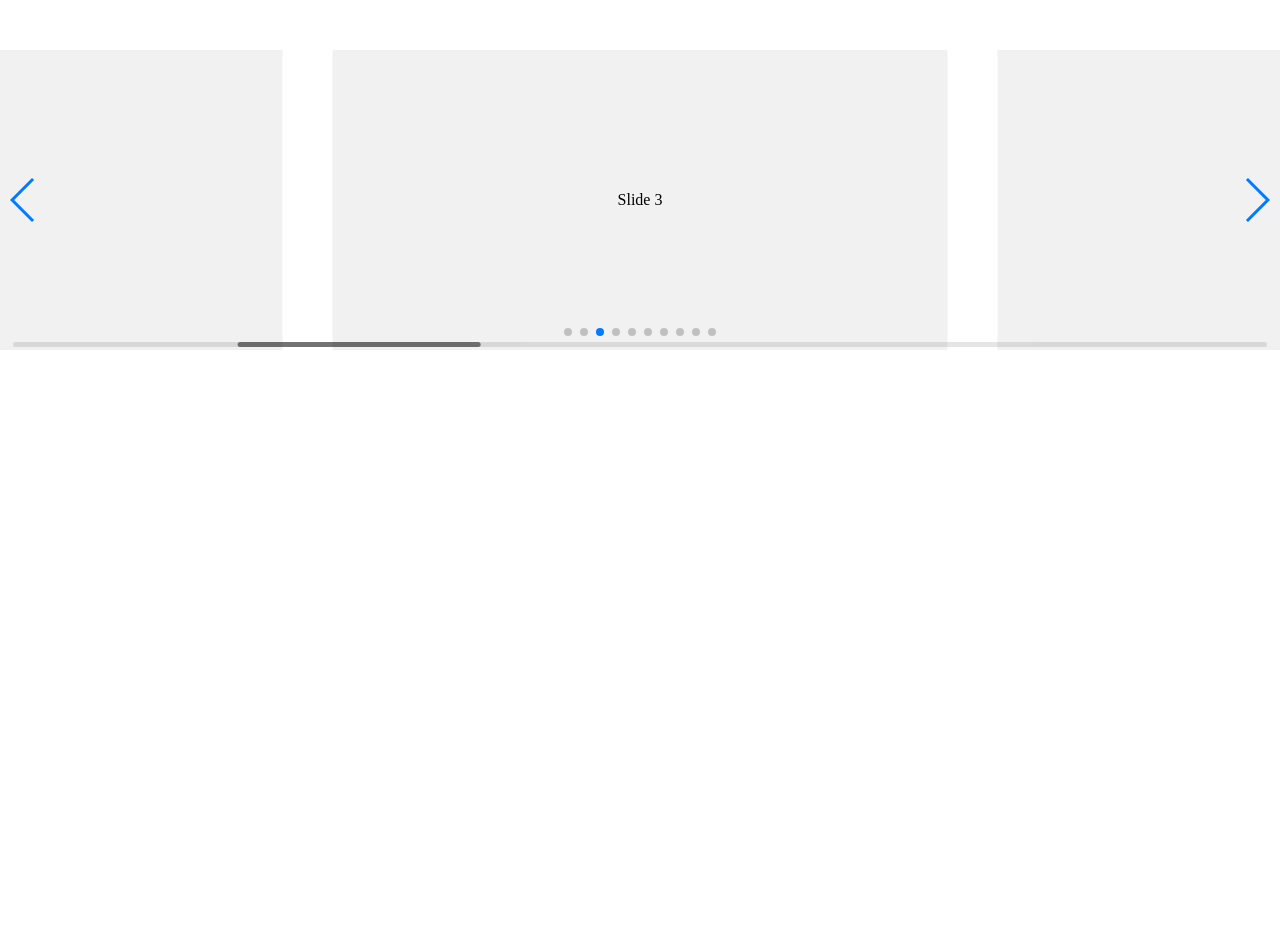
<file: swiper-master/playground/index.html>
<!doctype html>
<html lang="en">
<head>
    <meta charset="UTF-8">
    <title>Swiper Playground</title>
    <link rel="stylesheet" href="../dist/css/swiper.min.css">
    <meta name="viewport" content="width=device-width">
</head>
<body>
    <div class="swiper-container">
        <div class="swiper-scrollbar"></div>
        <div class="swiper-button-prev"></div>
        <div class="swiper-button-next"></div>
        <div class="swiper-wrapper">
            <div class="swiper-slide">Slide 1</div>
            <div class="swiper-slide">Slide 2</div>
            <div class="swiper-slide">Slide 3</div>
            <div class="swiper-slide">Slide 4</div>
            <div class="swiper-slide">Slide 5</div>
            <div class="swiper-slide">Slide 6</div>
            <div class="swiper-slide">Slide 7</div>
            <div class="swiper-slide">Slide 8</div>
            <div class="swiper-slide">Slide 9</div>
            <div class="swiper-slide">Slide 10</div>
        </div>
        <div class="swiper-pagination"></div>
    </div>
    <style>
    body, html {
        padding: 0;
        margin: 0;
        position: relative;
        height: 100%;
    }
    .swiper-container {
        width: 100%;
        height: 300px;
        margin: 50px auto;
    }
    .swiper-slide {
        background: #f1f1f1;
        color:#000;
        text-align: center;
        line-height: 300px;
    }
    </style>
    <script src="../dist/js/swiper.min.js"></script>
    <script>
        var swiper = new Swiper({
            el: '.swiper-container',
            initialSlide: 2,
            spaceBetween: 50,
            slidesPerView: 2,
            centeredSlides: true,
            slideToClickedSlide: true,
            grabCursor: true,
            scrollbar: {
              el: '.swiper-scrollbar',
            },
            mousewheel: {
              enabled: true,
            },
            keyboard: {
              enabled: true,
            },
            pagination: {
              el: '.swiper-pagination',
            },
            navigation: {
              nextEl: '.swiper-button-next',
              prevEl: '.swiper-button-prev',
            },
        });
    </script>
</body>
</html>
</file>
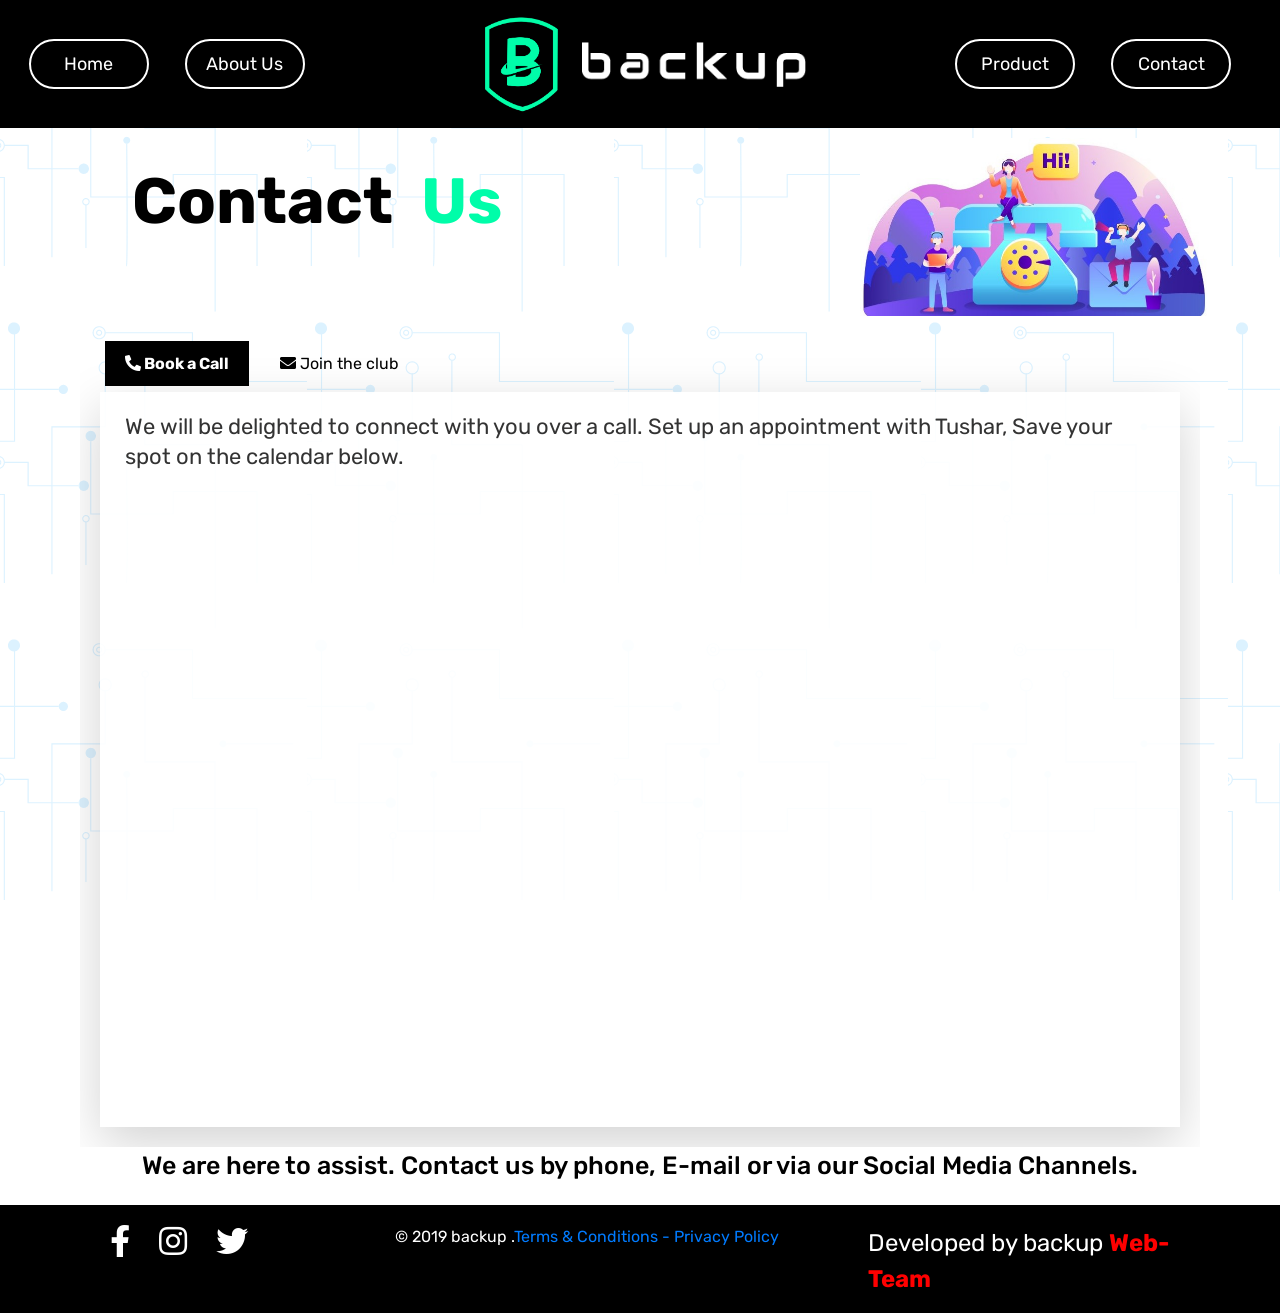
<file: html/contact.html>
<!DOCTYPE html>
<html lang="en">

<head>
    <meta charset="UTF-8">
    <meta name="viewport" content="width=device-width, initial-scale=1.0">
    <meta http-equiv="X-UA-Compatible" content="ie=edge">
    <link rel="icon" href="../assets/logonew.png">
    <link rel="stylesheet" href="https://cdnjs.cloudflare.com/ajax/libs/font-awesome/5.9.0/css/all.min.css">
    <link rel="stylesheet" href="https://stackpath.bootstrapcdn.com/bootstrap/4.3.1/css/bootstrap.min.css"
        integrity="sha384-ggOyR0iXCbMQv3Xipma34MD+dH/1fQ784/j6cY/iJTQUOhcWr7x9JvoRxT2MZw1T" crossorigin="anonymous">
    <script src="https://code.jquery.com/jquery-3.3.1.slim.min.js"
        integrity="sha384-q8i/X+965DzO0rT7abK41JStQIAqVgRVzpbzo5smXKp4YfRvH+8abtTE1Pi6jizo" crossorigin="anonymous">
    </script>
    <script src="https://cdnjs.cloudflare.com/ajax/libs/popper.js/1.14.7/umd/popper.min.js"
        integrity="sha384-UO2eT0CpHqdSJQ6hJty5KVphtPhzWj9WO1clHTMGa3JDZwrnQq4sF86dIHNDz0W1" crossorigin="anonymous">
    </script>
    <script src="https://stackpath.bootstrapcdn.com/bootstrap/4.3.1/js/bootstrap.min.js"
        integrity="sha384-JjSmVgyd0p3pXB1rRibZUAYoIIy6OrQ6VrjIEaFf/nJGzIxFDsf4x0xIM+B07jRM" crossorigin="anonymous">
    </script>
    <link rel="stylesheet" href="../css/contact.css">
    <!-- <link rel="stylesheet" href="../css/style1.css"> -->
    <link rel="stylesheet" href="../css/animation.css">
    <title>Contact</title>
    <script>
        function savedata() {
            $.ajax({
                url: "../php/savecontact.php",
                method: "post",
                type: "post",
                data: $("#cont_form").serialize(),
                success: function (msg) {
                    alert(msg);
                    $("cont_form")[0].reset();
                }
            });
        }
    </script>
    <script async>
        (function (w, d) {
            w.CollectId = "5da0df2e46f7f336e04c3461";
            var h = d.head || d.getElementsByTagName("head")[0];
            var s = d.createElement("script");
            s.setAttribute("type", "text/javascript");
            s.setAttribute("src", "https://collectcdn.com/launcher.js");
            h.appendChild(s);
        })(window, document);
    </script>
</head>

<body>
    <header class="container-fluid p-0 fixed" id="myHeader">
        <nav class="navbar navbar-expand-lg navbar-dark bg-dark">
            <div class="navbar-collapse collapse w-100 dual-collapse2 order-1 order-md-0">
                <ul class="navbar-nav">
                    <li class="nav-item">
                        <a class="nav-link" href="../index.html"> <button type="button" id="button_head"
                                style="color: white; background: transparent;">Home <span
                                    class="sr-only">(current)</span></button></a>
                    </li>
                    <li class="nav-item">
                        <a class="nav-link" href="../html/aboutus.html"><button type="button" id="button_head"
                                style="color: white; background: transparent;">About
                                Us</button></a>
                    </li>


                </ul>
            </div>
            <div class="mx-auto my-2 order-0 order-md-1 position-relative">
                <a class="navbar-brand" href="../index.html" style="">
                    <img src="../assets/logonew.png" alt="logo.jpg" id="logo">

                    <img src="../assets/backup_head_text.png" alt="" id="logo">

                </a>
                <button class="navbar-toggler" type="button" data-toggle="collapse" data-target=".dual-collapse2"
                    aria-controls="navbarNav" aria-expanded="false" aria-label="Toggle navigation"
                    style="color: #00fda9;">
                    <span class="navbar-toggler-icon"></span>
                </button>
            </div>
            <div class="navbar-collapse collapse w-100 dual-collapse2 order-2 order-md-2">
                <ul class="navbar-nav">

                    <li class="nav-item">
                        <a class="nav-link" href="../html/product.html"> <button type="button" id="button_head"
                                style="color: white; background: transparent;">Product</button></a>
                    </li>
                    <li class="nav-item">
                        <a class="nav-link" href="../html/contact.html"><button type="button" id="button_head"
                                style="color: white; background: transparent;">Contact</button></a>
                    </li>

                </ul>
            </div>
        </nav>
    </header>

    <!-- partial:index.partial.html -->
    <!-- <div class="draw-line-height">
        <svg id="line-svg" version="1.1" id="Layer_1" xmlns="http://www.w3.org/2000/svg"
            xmlns:xlink="http://www.w3.org/1999/xlink" x="0px" y="0px" width="173px" height="167.5px"
            viewBox="0 0 173 167.5" enable-background="new 0 0 173 167.5" xml:space="preserve">
            <line id="line-path" fill="none" stroke="#2BAAE2" stroke-width="4.8484" stroke-linecap="square"
                stroke-linejoin="round" stroke-miterlimit="10" x1="86.5" y1="5" x2="86.5" y2="162.5" />
        </svg>
    </div> -->
    <!-- partial -->
    <section class="">
        <div class="heading row">
            <div class="col-md-8 contact_us animation-element slide-left testimonial">
                <h2 style="color: black;">Contact <span style="color: #00fda9">&nbsp;Us</span></h2>
            </div>
            <div class="col-md-4 images" style="z-index: 0">
                <img src="../Website Template/contact_img.jpg" alt="Contact.img" id="contact_img">
                <!-- <img src="../assets/contactus2.png" alt="Contact.img" id="contact_img"> -->
            </div>
        </div>
        <div class="body">
            <div class="sky-tabs sky-tabs-pos-top-left sky-tabs-anim-flip sky-tabs-response-to-icons">
                <input type="radio" name="sky-tabs" checked id="sky-tab1" class="sky-tab-content-1">
                <label for="sky-tab1"><span><span><i class="fa fa-phone-alt"></i> Book a Call</span></span></label>

                <input type="radio" name="sky-tabs" id="sky-tab2" class="sky-tab-content-2">
                <label for="sky-tab2"><span><span><i class="fa fa-envelope"></i> Join the club </span></span></label>
                <label class="switcher"><span><span><a href="#"><i
                                    class="icon-reorder"></i>Tabs</a></span></span></label>

                <ul>
                    <li class="sky-tab-content-1">
                        <div class="typography">
                            <h4>
                                We will be delighted to connect with you over a call. Set up an appointment with Tushar, Save your spot on the calendar below.
                            </h4>
                            <!-- Calendly inline widget begin -->
                            <div class="calendly-inline-widget" data-url="https://calendly.com/hardymack92/30min"
                                style="min-width:320px;height:630px;"></div>
                            <script type="text/javascript" src="https://assets.calendly.com/assets/external/widget.js">
                            </script>
                            <!-- Calendly inline widget end -->
                        </div>
                    </li>

                    <li class="sky-tab-content-2">
                        <div class="typography">
                            <h4>We are always looking for fresh talent and creative minds, think you have the necessary skills? Drop a mail below and we'll get in touch.
                            </h4>
                            <br>
                            <form name="form" id="cont_form" method="POST" action="https://formsubmit.co/hardymack92@gmail.com">
                                <br>
                                <div class="inp_form">
                                    <br><input type="text" name="name" id="name" placeholder="Name*" required><br>
                                </div><br>
                                <br>
                                <div class="inp_form">
                                    <input type="email" name="email" id="email" placeholder="Email*" required>
                                </div><br>
                                <br>
                                <div class="inp_form">
                                    <input type="text" name="phone" id="phone" placeholder="Phone*" required>
                                </div><br>
                                <br>
                                <div class="inp_form">
                                    <textarea name="message" id="message" cols="30" rows="10"
                                        placeholder="Message*"></textarea>
                                </div><br>
                                <br><input type="submit" value="Submit">
                            </form>
                </ul>
            </div>
        </div>
        <div class="text_social">
            <p style="color: black;text-align: center;font-weight: 500; font-size: 25px; ">
                We are here to assist. Contact us by phone, E-mail or via our Social Media Channels.</p>
        </div>
    </section>

    <footer class="container-fluid ">
        <div class="row">
            <div class="col-md-3 icon">
                <a href="#"><i class="fab fa-facebook-f fa-2x" id="foot_icon"></i></a>
                <a href="#" style="margin:0 15px 0 15px"><i class="fab fa-instagram fa-2x" id="foot_icon"></i></a>
                <a href="#"><i class="fab fa-twitter fa-2x" id="foot_icon"></i></a>
            </div>
            <div class="col-md-5" >
                    <p style="text-align: center !important;">
                            © 2019 backup .<a href="#">Terms & Conditions - Privacy Policy</a>
                    </p>
                </div>
            <div class="col-md-4 powered">
                <p style="color: white;">
                    Developed by backup <a href="#"><span style="font-weight: bold;color:red;">Web-Team</span></a>

                </p>
            </div>
        </div>
    </footer>
    <script src="../js/animation.js"></script>
    <script src="../js/index.js"></script>
    <script src="../js/script.js"></script>
    <script type="text/javascript">
        $('body').mousemove(function (e) {
            var movex = (e.pageX * -1 / 15);
            var movey = (e.pageY * -1 / 15);
            $(this).css('background-position', movex + 'px ' + movey + 'px ')
        })
    </script>

</body>

</html>
</file>
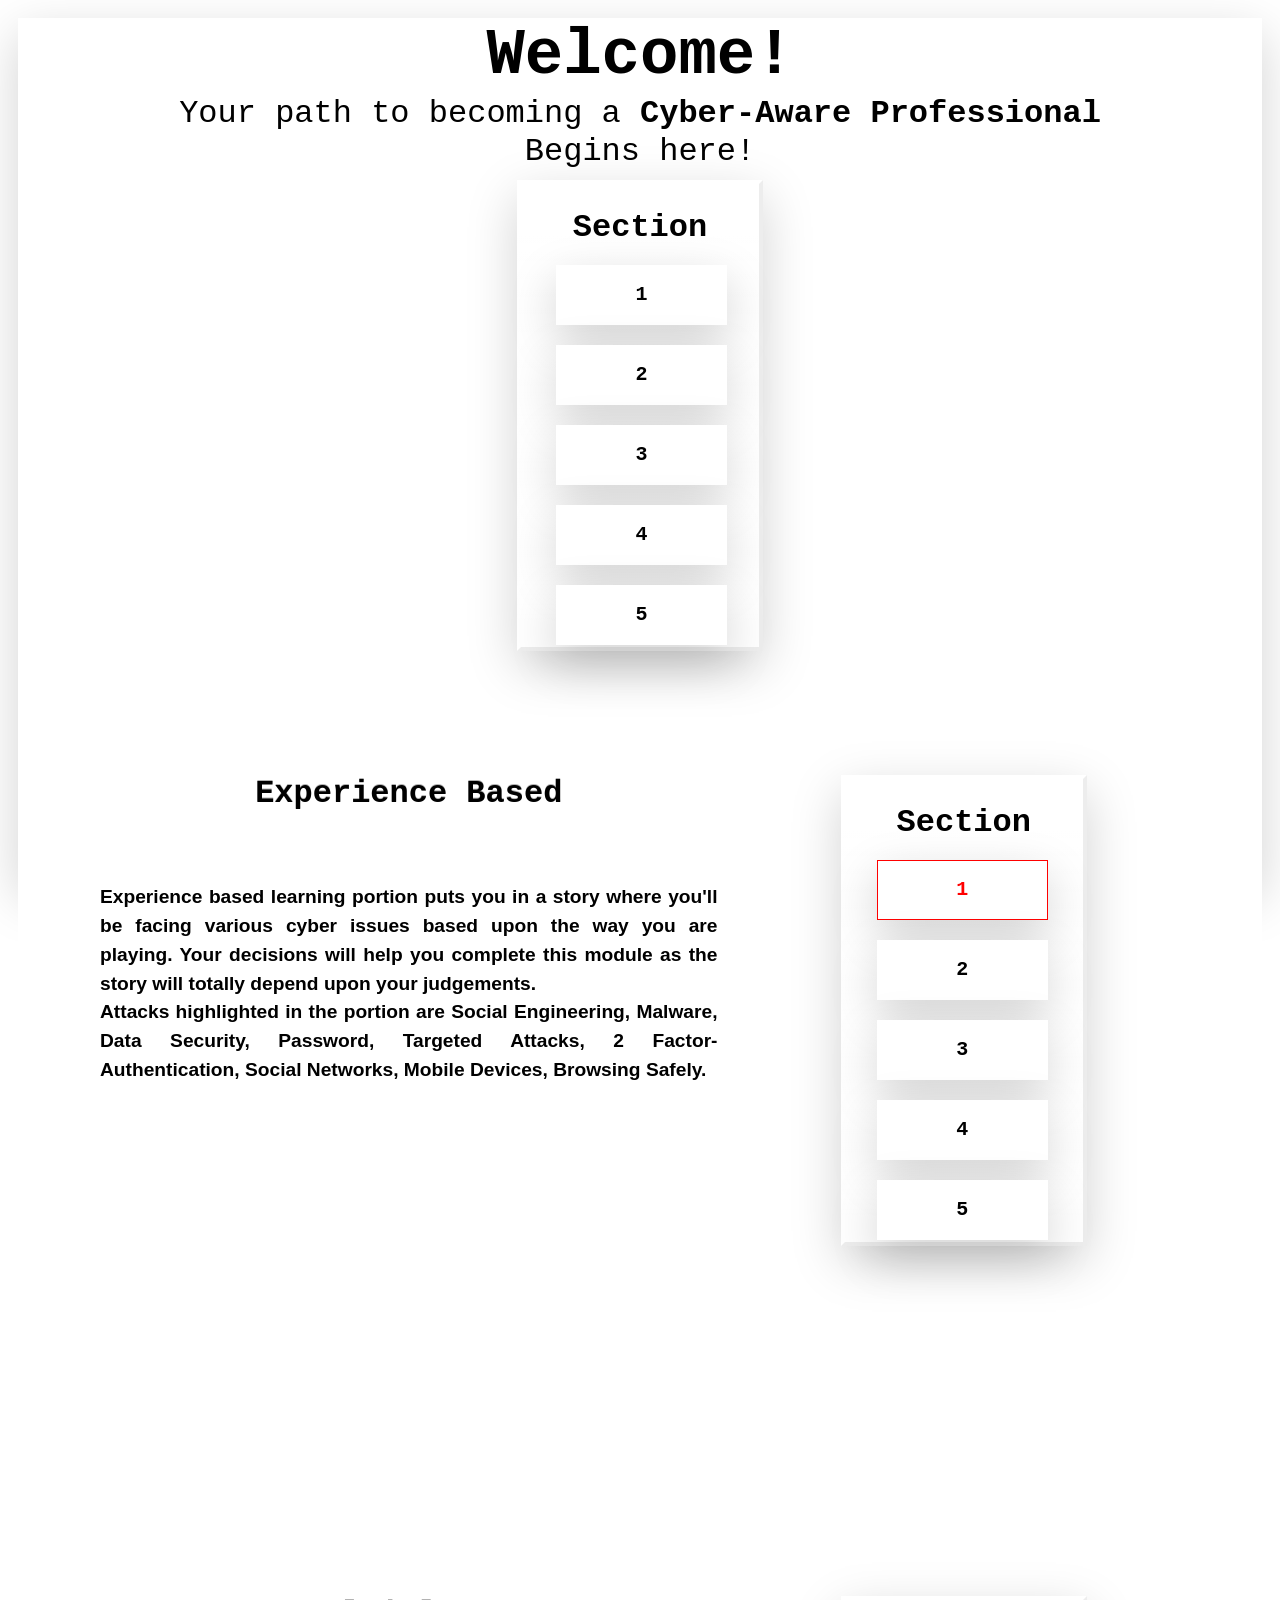
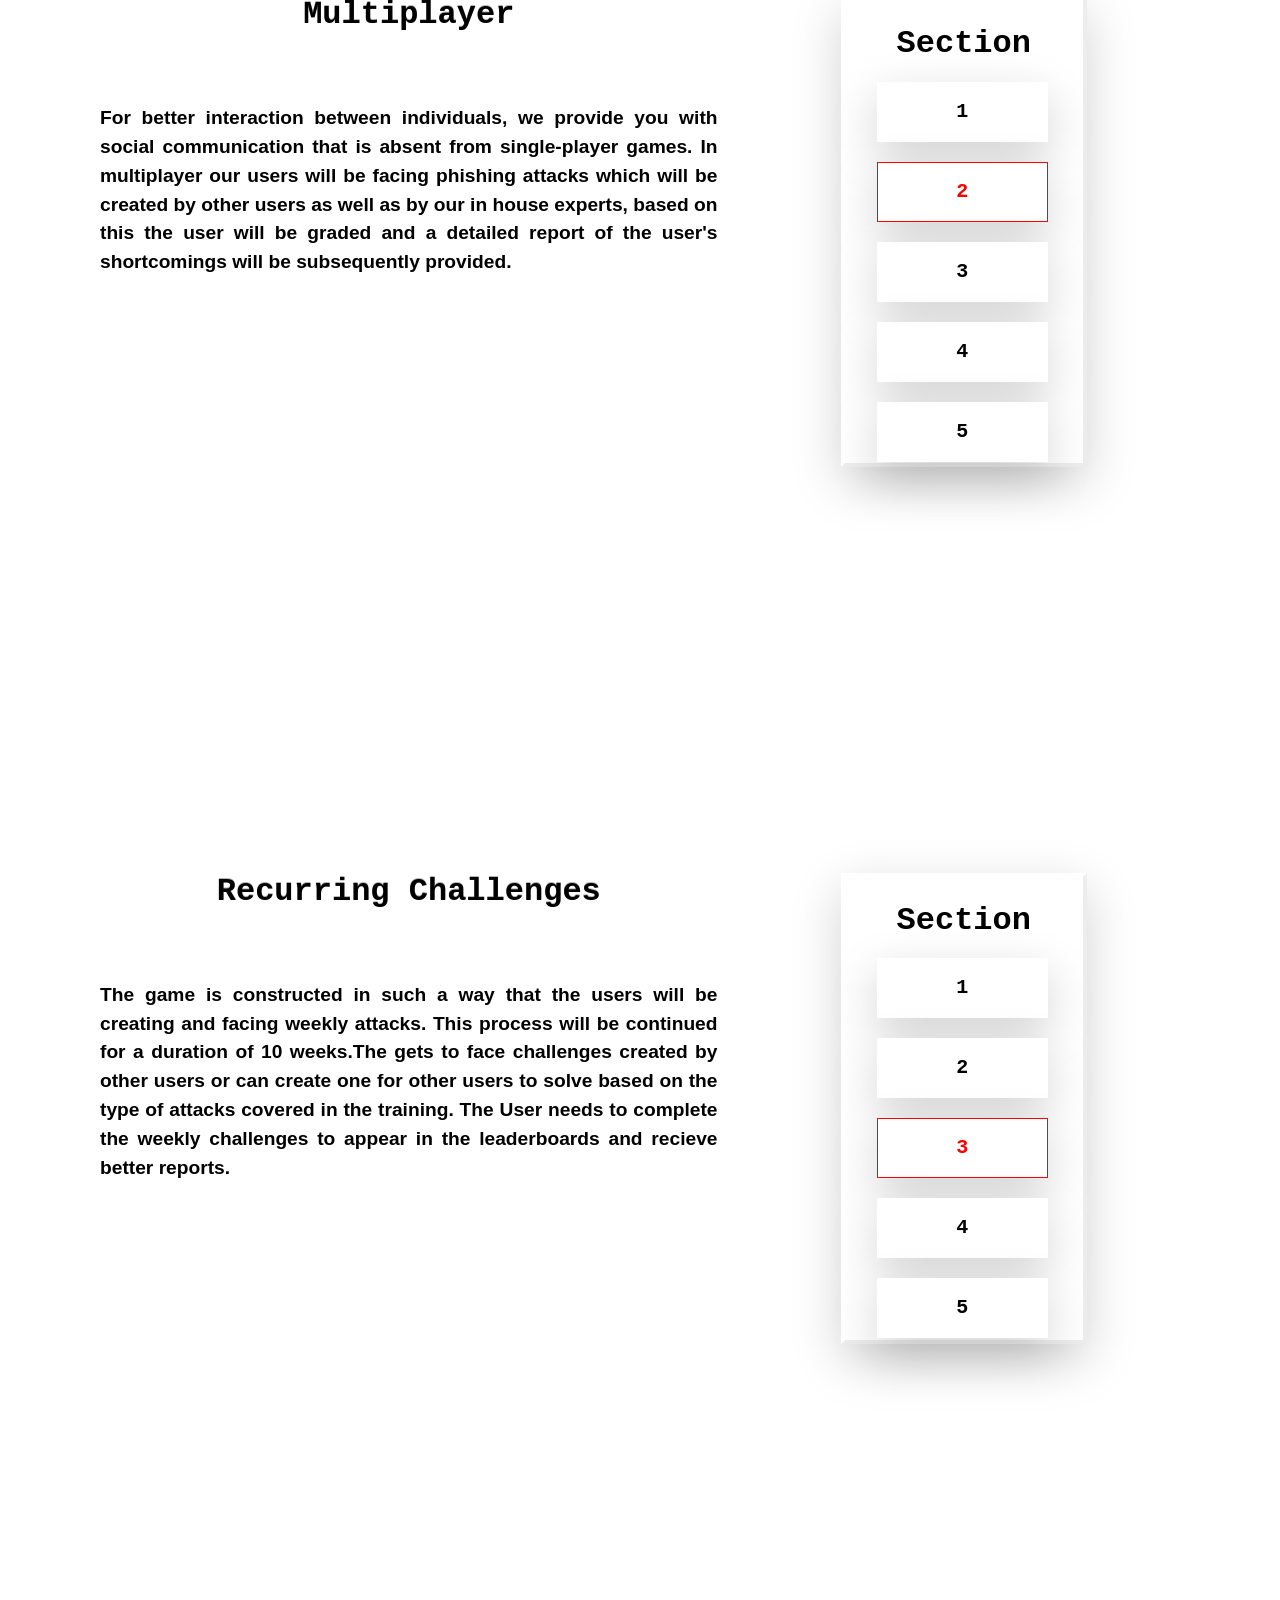
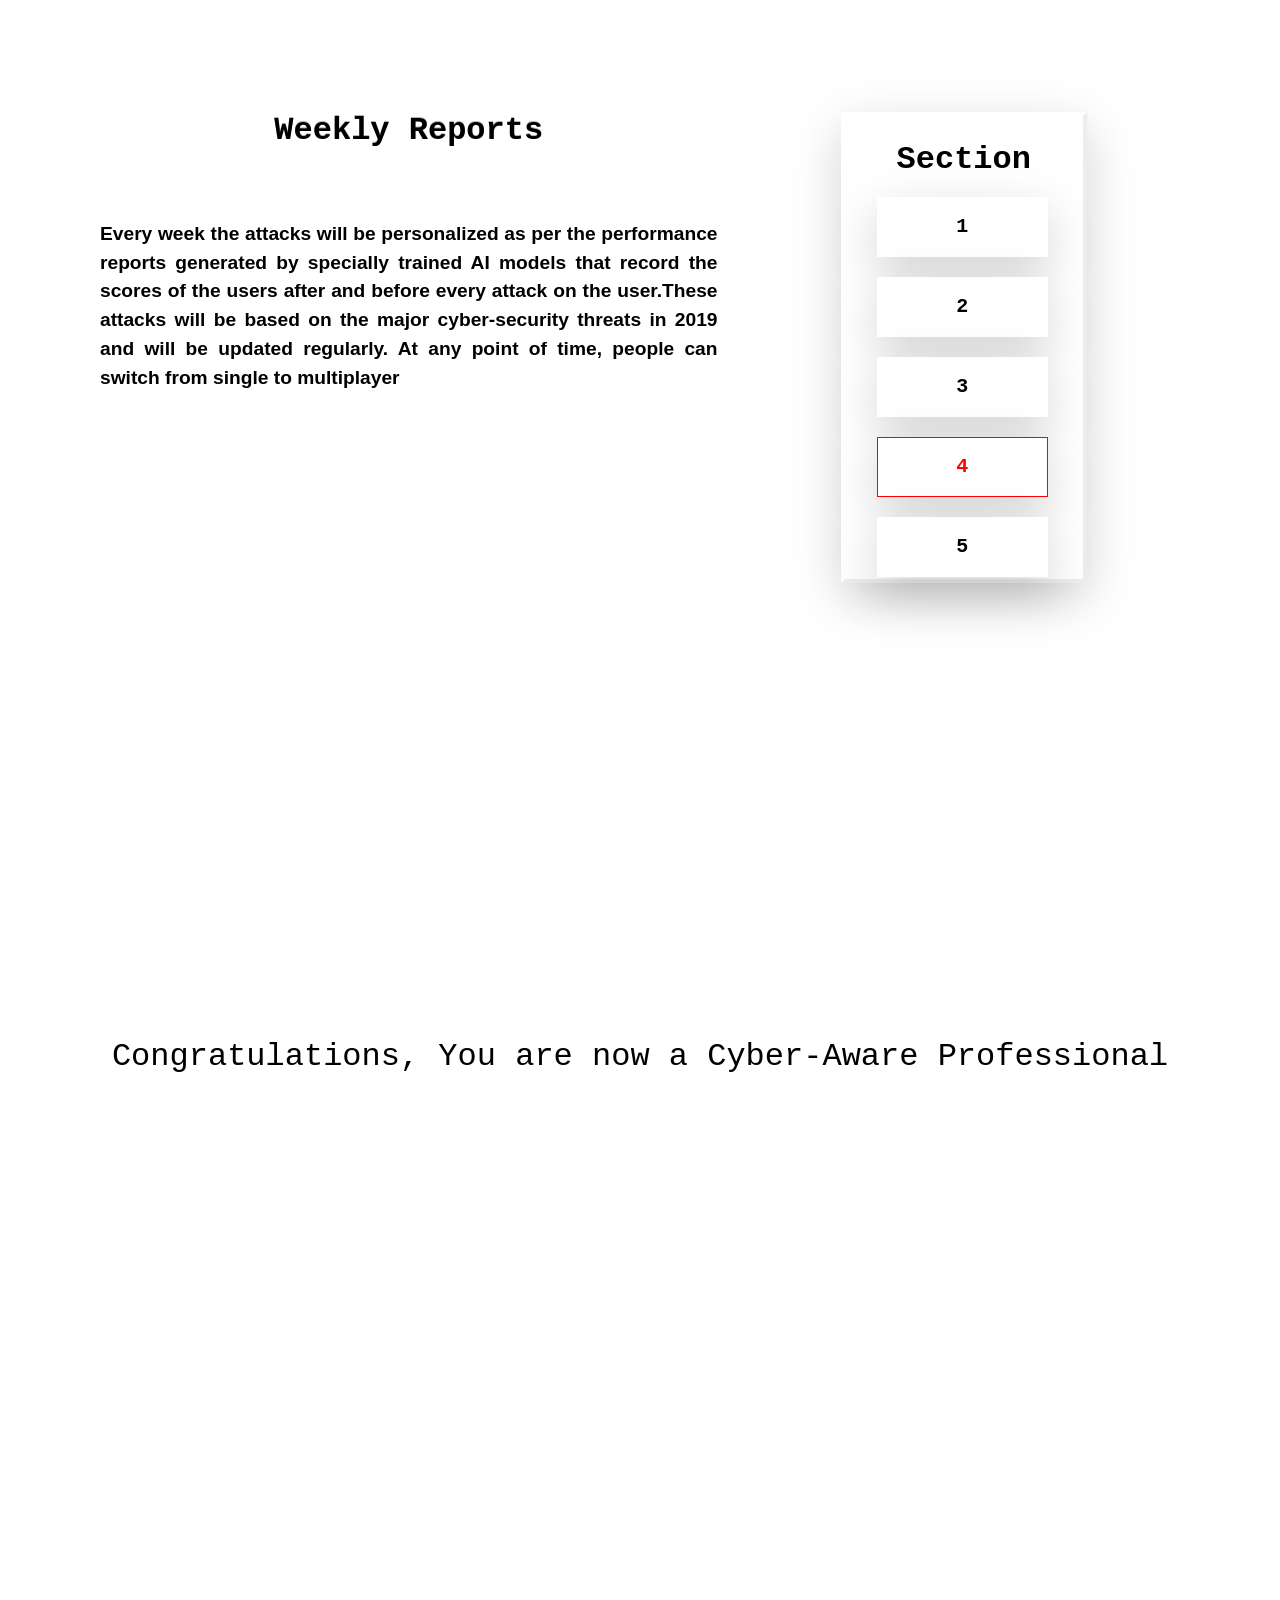
<file: html/product1.html>
<!DOCTYPE html>
<html lang="en">

<head>
  <meta charset="UTF-8">
  <title>Elevator grid</title>
  <link rel="stylesheet" href="../css/product1.css">
  <meta name="viewport" content="width=device-width, initial-scale=1.0">
  <meta http-equiv="X-UA-Compatible" content="ie=edge">
  <link rel="icon" href="../assets/logonew.png">
  <link rel="stylesheet" href="https://cdnjs.cloudflare.com/ajax/libs/font-awesome/5.9.0/css/all.min.css">
  <link rel="stylesheet" href="https://stackpath.bootstrapcdn.com/bootstrap/4.3.1/css/bootstrap.min.css"
    integrity="sha384-ggOyR0iXCbMQv3Xipma34MD+dH/1fQ784/j6cY/iJTQUOhcWr7x9JvoRxT2MZw1T" crossorigin="anonymous">
  <script src="https://code.jquery.com/jquery-3.3.1.slim.min.js"
    integrity="sha384-q8i/X+965DzO0rT7abK41JStQIAqVgRVzpbzo5smXKp4YfRvH+8abtTE1Pi6jizo" crossorigin="anonymous">
  </script>
  <script src="https://ajax.googleapis.com/ajax/libs/jquery/3.4.1/jquery.min.js"></script>


  <script src="https://cdnjs.cloudflare.com/ajax/libs/popper.js/1.14.7/umd/popper.min.js"
    integrity="sha384-UO2eT0CpHqdSJQ6hJty5KVphtPhzWj9WO1clHTMGa3JDZwrnQq4sF86dIHNDz0W1" crossorigin="anonymous">
  </script>
  <script src="https://stackpath.bootstrapcdn.com/bootstrap/4.3.1/js/bootstrap.min.js"
    integrity="sha384-JjSmVgyd0p3pXB1rRibZUAYoIIy6OrQ6VrjIEaFf/nJGzIxFDsf4x0xIM+B07jRM" crossorigin="anonymous">
  </script>
  <script src="https://ajax.googleapis.com/ajax/libs/jquery/3.4.1/jquery.min.js"></script>
  <link rel="stylesheet" href="../css/product1.css">
</head>

<body>
  <section class="lift">
    <!-- partial:index.partial.html -->
    <div class="grid left"></div>
    <div class="grid right"></div>

    <div id="elevator">
      <section id="p" class="frame_head">
        <h1><span style="font-weight:bold;font-size: 2em;">Welcome!</span><br>Your path to becoming a <span
            style="color:black;font-weight: bold;">Cyber-Aware Professional</span><br>Begins here!</h1>

        <div class="pannel"  >
          <h1>Section</h1>
          <div class="level">
            <button title="Gamified Experience toggle">1</button>
            <button title="Multiplayer">2</button>
          </div>
          <div>
            <button title="Reccuring Challenges">3</button>
            <button title="Weekly Reports">4</button>
            <button title="Final" id="final">5</button>
          </div>
        </div>
        <section class="floor">
          <div class="row container box1">
            <div class="col-md-7 exp">
              <h1>Experience Based</h1>
              <p>
                  Experience based learning portion puts you in a story where you'll be facing various cyber issues based upon the way you are playing. Your decisions will help you complete this module as the story will totally depend upon your judgements. <br>
                  Attacks highlighted in the portion are 
                Social Engineering, Malware, Data Security, Password, Targeted Attacks, 2 Factor-Authentication, Social Networks, Mobile Devices, Browsing Safely.<br>
                <button title="Back" class="level5">Back</button>
              </p>
            </div>
            <div class="col-md-5 lift_img">
              <!-- <button title="Back">Back</button> -->

              <div class="pannel pannel1"  >
                <h1>Section</h1>
                <div class="level">
                  <button style="color: red;border:1px solid red;" title="Gamified Experience toggle">1</button>
                  <button title="Multiplayer">2</button>
                </div>
                <div>
                  <button title="Reccuring Challenges">3</button>
                  <button title="Weekly Reports">4</button>
                  <button title="Final" id="final">5</button>
                </div>
              </div>
            </div>
          </div>
        </section>
        <section class="floor ">
          <div class="row container box2">
            <div class="col-md-7 exp">
              <h1>Multiplayer</h1>
              <p>
                For better interaction between individuals, we provide you with social communication that is absent from
                single-player games.
                In multiplayer our users will be facing phishing attacks which will be created by other users as well as
                by
                our
                in house experts, based on this the user will be graded and a detailed report of the user's shortcomings
                will
                be
                subsequently provided.</p>
                <button title="Back" class="level5">Back</button>
            </div>
            <div class="col-md-5 lift_img">
              <!-- <button title="Back">Back</button> -->

              <div class="pannel pannel1"   >
                <h1>Section</h1>
                <div class="level">
                  <button title="Gamified Experience">1</button>
                  <button style="color: red;border:1px solid red;" title="Multiplayer">2</button>
                </div>
                <div>
                  <button title="Reccuring Challenges">3</button>
                  <button title="Weekly Reports">4</button>
                  <button title="Final" id="final">5</button>
                </div>
              </div>
            </div>
          </div>

        </section>
        <section class="floor box1">
          <div class="row container box3">
            <div class="col-md-7 exp ">
              <h1>Recurring Challenges</h1>
              <p>
                The game is constructed in such a way that the users will be creating and facing weekly attacks. This
                process
                will be continued for a duration of 10 weeks.The gets to face challenges created by other users or can
                create
                one for other users to solve based on the type of attacks covered in the training. The User needs to
                complete
                the weekly challenges to appear in the leaderboards and recieve better reports.
                <button title="Back" class="level5">Back</button>
              </p>
            </div>
            <div class="col-md-5 lift_img">
              <!-- <button title="Back">Back</button> -->

              <div class="pannel pannel1"   >
                <h1>Section</h1>
                <div class="level">
                  <button title="Gamified Experience">1</button>
                  <button title="Multiplayer">2</button>
                </div>
                <div>
                  <button style="color: red;border:1px solid red;" title="Reccuring Challenges">3</button>
                  <button title="Weekly Reports">4</button>
                  <button title="Final" id="final">5</button>
                </div>
              </div>
            </div>
          </div>
        </section>
        <section class="floor ">
          <div class="row container box4">
            <div class="col-md-7 exp">
              <h1>Weekly Reports</h1>
              <p>
                Every week the attacks will be personalized as per the performance reports generated by specially
                trained AI
                models that record the scores of the users after and before every attack on the user.These attacks will
                be
                based
                on the major cyber-security threats in 2019 and will be updated regularly. At any point of time, people
                can
                switch from single to multiplayer
                <button title="Back" class="level5">Back</button>
              </p>
            </div>
            <div class="col-md-5 lift_img">
              <!-- <button title="Back">Back</button> -->

              <div class="pannel pannel1"   >
                <h1>Section</h1>
                <div class="level">
                  <button title="Gamified Experience">1</button>
                  <button title="Multiplayer">2</button>
                </div>
                <div>
                  <button title="Reccuring Challenges">3</button>
                  <button style="color: red;border:1px solid red;" title="Weekly Reports">4</button>
                  <button title="Final"  id="final">5</button>
                  
                </div>
              </div>
            </div>
          </div>
        </section>
        <section class="floor congrats" >
          <h1>Congratulations, You are now a Cyber-Aware Professional</h1>
          <!-- <img src="../assets/trophy-01.jpg" width="55%" height="55%"> -->
          <button title="Back" style="color: red;border:1px solid red;" class="level5">Back</button>
        </section>
      </section>
    </div>
  </section>
  <!-- partial -->
  <script src='http://cdnjs.cloudflare.com/ajax/libs/jquery/2.1.3/jquery.min.js'></script>
  <script src="../js/product1.js"></script>

</body>

</html>
</file>
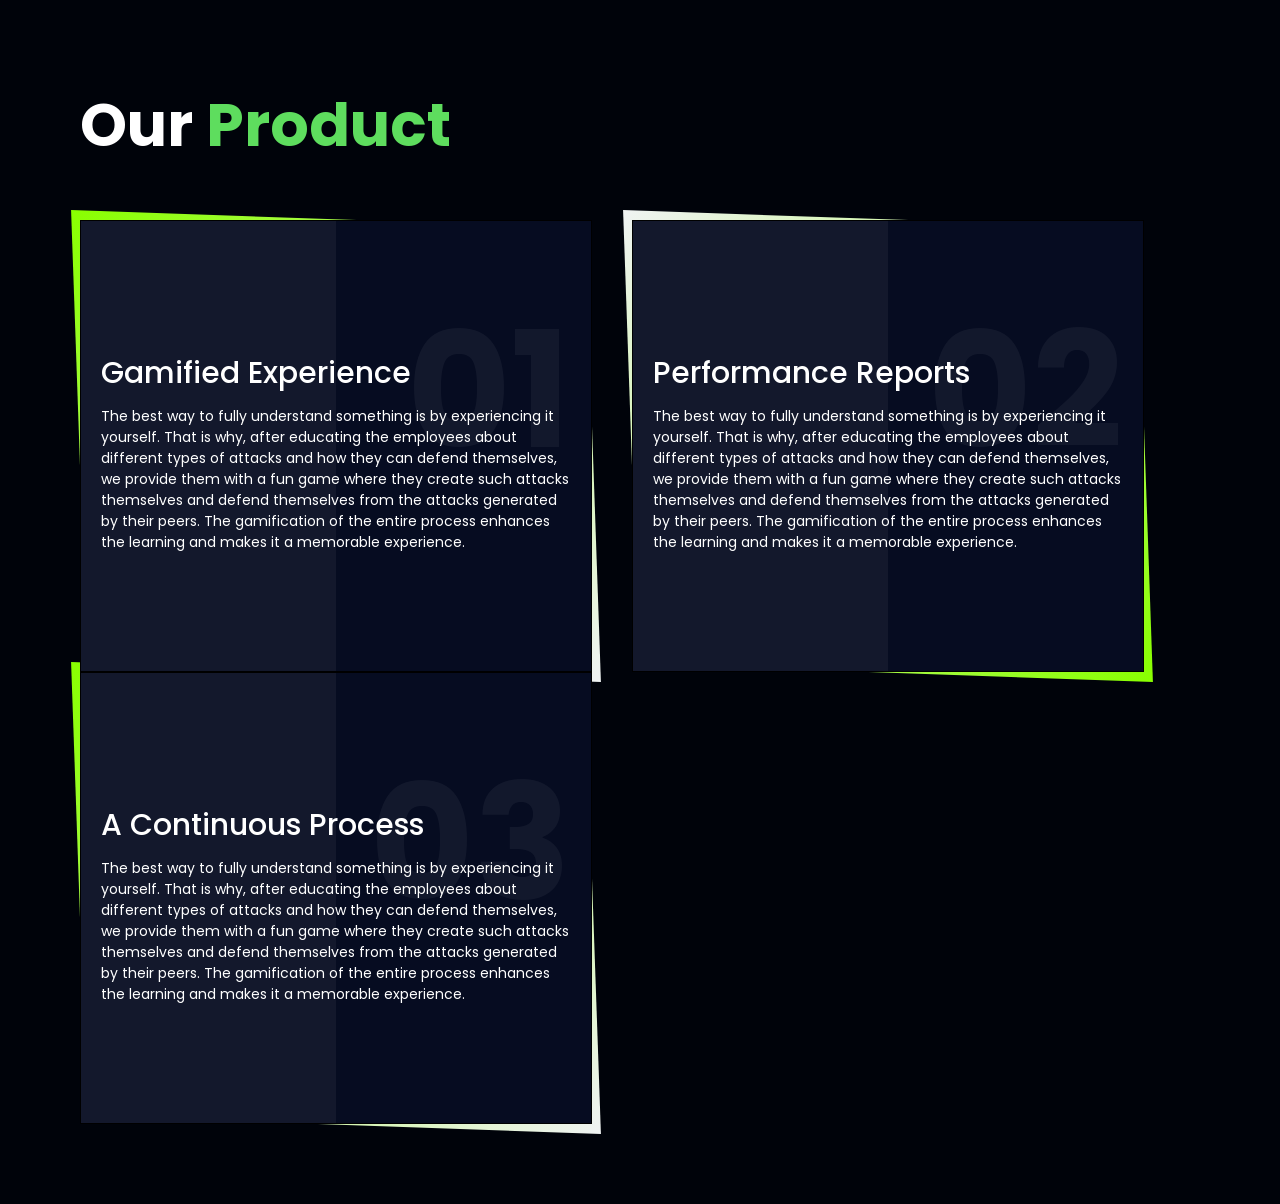
<file: template/features.html>
<!DOCTYPE html>
<html lang="en">

<head>
    <meta charset="UTF-8">
    <meta name="viewport" content="width=device-width, initial-scale=1.0">
    <meta http-equiv="X-UA-Compatible" content="ie=edge">
    <link rel="stylesheet" href="features.css">
    <title>Features</title>
</head>

<body>
    <section class="container-fluid">
        <div class="prod_head">
            <h2>Our <span style="color:rgb(94, 221, 94);">Product</span></h2>
        </div>
        <div class="container">
            <div class="box">
                <div class="content">
                    <h2>01</h2>
                    <h3>Gamified Experience</h3>
                    <p>
                        The best way to fully understand something is by experiencing it yourself. That is why, after
                        educating the employees about different types of attacks and how they can defend themselves, we
                        provide them with a fun game where they create such attacks themselves and defend themselves
                        from the attacks generated by their peers. The gamification of the entire process enhances the
                        learning and makes it a memorable experience.
                    </p>
                    <a href="#">Read More</a>
                </div>
            </div>
            <div class="box">
                <div class="content">
                    <h2>02</h2>
                    <h3>Performance Reports</h3>
                    <p>
                        The best way to fully understand something is by experiencing it yourself. That is why, after
                        educating the employees about different types of attacks and how they can defend themselves, we
                        provide them with a fun game where they create such attacks themselves and defend themselves
                        from the attacks generated by their peers. The gamification of the entire process enhances the
                        learning and makes it a memorable experience.
                    </p>
                    <a href="#">Read More</a>
                </div>
            </div>
            <div class="box">
                <div class="content">
                    <h2>03</h2>
                    <h3>A Continuous Process</h3>
                    <p>
                        The best way to fully understand something is by experiencing it yourself. That is why, after
                        educating the employees about different types of attacks and how they can defend themselves, we
                        provide them with a fun game where they create such attacks themselves and defend themselves
                        from the attacks generated by their peers. The gamification of the entire process enhances the
                        learning and makes it a memorable experience.
                    </p>
                    <a href="#">Read More</a>
                </div>
            </div>

        </div>

    </section>
</body>

</html>
</file>
<file: css/contact.css>
@import url('https://fonts.googleapis.com/css?family=Rubik&display=swap');

/* 
  ##Device = Desktops
  ##Screen = 1281px to higher resolution desktops
*/

html {
    overflow-x: hidden
}
body{
    background-image: url("../assets/Artboard.png");
    background-attachment: fixed;
  font-family: 'Rubik', sans-serif;
  


}

body::-webkit-scrollbar-track
{
	-webkit-box-shadow: inset 0 0 6px rgba(0,0,0,0.3);
	border-radius: 10px;
	background-color: #F5F5F5;
}

body::-webkit-scrollbar
{
	width: 10px;
	background-color: #F5F5F5;
}

body::-webkit-scrollbar-thumb
{
	border-radius: none;
	-webkit-box-shadow: inset 0 0 6px rgba(0,0,0,.3);
	background-color: #D62929;
}

.images{
  transition: transform .5s;
  width: 100%;

}
.images:hover{
  transform: scale(1.1);
}



@media (min-width: 1281px) {
    body {
        overflow-x: hidden;
    }
    .navbar-nav{
      margin: auto;    }
    .navbar-brand{
        font-size: 1.06rem !important;
        margin-left: 18%;
        width: 20em;
    }
    .bg-dark{
        background-color: black !important;
    }
 
    .fixed {
        position: fixed;
        top: 0;
        left: 0;
        width: 100%;
        z-index: 10;
    }

    .navbar {
        background: black;
    }

    .navbar-brand>img:nth-child(1) {
      width: 14%;
      padding-left: 1vh;    }

    .navbar-brand>img:nth-child(2) {
      width: 40%;
      padding-left: 2vh;    }

    .container-fluid .navbar.navbar-expand-lg .nav-link {
        color: black;
    }

    .nav-item {
        padding-right: 20px;
    }

    #button_head {
        /* border: none; */
        position: relative;
        z-index: 1;
        border: 2px solid white;
        border-radius: 2em;
        background: black;
        width: 120px;
        height: 50px;
        font-size: 18px;
    }

    #button_head a {
        color: white;
        padding: 0;
        font-size: 17px;
        font-weight: 500;
           
    }

    #button_head:hover {
        border: 3px solid #00fda9;
        color: #00fda9;
        transition: 0.5s all ease;
    }

    #button_head a:hover {
        color: #00fda9;
    }

    section {
        z-index: 10;
        margin-bottom: 20px;
    }

    .heading {
        margin: 8em 3em 0 4.5em;
    }

    .contact_us>h2 {
        padding-top: 35px;
        font-size: 4em;
       padding-left: 6%;
        font-weight: bold;
    }

    #contact_img {
        padding-top: 10px;
        width: 250px;
    }

    .contact_form {
        background: black;
        margin: 0 5px;
        height: 600px;
        background-image: url(../assets/dot_bg.png);
        background-position: 145%;
        background-repeat: no-repeat;
    }


    .send_form {
        padding: 50px;
    }

    .send_form>h3 {
        padding-bottom: 30px;
        color: white;
        font-size: 2em;
           
        font-weight: 500;
        padding-bottom: 10px;
    }

    .inp_form {
        padding: 10px 10px 0 0;
    }

    .inp_form>input {
      border:1px solid black;
      border-radius: 1em;
        width: 100%;
        height: 35px;
        padding-left: 20px;
        background: white;
        color: black;
    }
    .inp_form>input:focus{
      border:1px solid #00fda9;
    }
    .inp_form>textarea:focus{
      border:1px solid #00fda9;
    }
    .inp_form>textarea {
        border:1px solid black;
        border-radius: 1em;
        width: 100%;
        height: 100px;
        resize: none;
        padding-left: 20px;
        background: white;
        color: black;
    }

    .inp_form>input::placeholder,
    .inp_form>textarea::placeholder {
        color: black;
    }

    input[type=submit]{
  border: 2px solid black;
        border-radius: 2em;
        background-color: white;
        color: black;
        width: 100px;
        height: 40px;
        font-size: 18px;
        cursor: pointer;
}

    input[type="submit"]:hover {
border: 2px solid #00fda9;
color: #00fda9;
}

    .details {
        padding: 50px;
    }

    .details>h3 {
        color: rgb(134, 131, 131);
        font-size: 1.5em;
           
        font-weight: 500;
        padding-top: 30px;
    }

    .details>a {
        color: white;
        font-size: 18px;
        padding-bottom: 10px;
    }

    .details>a:hover {
        text-decoration: none;
        color: #00fda9;
        transition: 0.5s all ease;
    }

    .details>p {
        color: white;
        font-size: 18px;
        font-weight: 100;
    }

    footer {
        /* position: relative; */
        background: black;
        color: white;
        padding-top: 20px;
    }

    .icon {
        padding-left: 100px;
    }

    .quaffle_img {
        width: 60px;
        background: black;
    }

    #foot_icon {
        color: white;
        padding-left: 10px;
    }

    .powered>p {
        font-size: 1.5em;
           
        text-align: right;
        padding-right: 5vh;
    }

}

/* 
    ##Device = Laptops, Desktops
    ##Screen = B/w 1025px to 1280px
  */

@media (min-width: 1025px) and (max-width: 1280px) {

    body {
        overflow-x: hidden;
    }
    .navbar-nav{
      margin: auto;    }
    .navbar-brand{
        display: contents;
        margin-left: 18%;
        width: 20em;
    }
    .mx-auto.my-2.order-0.order-md-1.position-relative {
      text-align: center;
  }


    .bg-dark{
        background-color: black !important;
    }
 
    .fixed {
        position: fixed;
        top: 0;
        left: 0;
        width: 100%;
        z-index: 10;
    }

    .navbar {
        background: black;
    }

    .navbar-brand>img:nth-child(1) {
      width: 14%;
      padding-left: 1vh;    }

    .navbar-brand>img:nth-child(2) {
      width: 40%;
      padding-left: 2vh;    }


    .container-fluid .navbar.navbar-expand-lg .nav-link {
        color: black;
    }

    .nav-item {
        padding-right: 20px;
    }

    #button_head {
        /* border: none; */
        position: relative;
        z-index: 1;
        border: 2px solid white;
        border-radius: 2em;
        background: black;
        width: 120px;
        height: 50px;
        font-size: 18px;
    }

    #button_head a {
        color: white;
        padding: 0;
        font-size: 17px;
        font-weight: 500;
           
    }

    #button_head:hover {
        border: 3px solid #00fda9;
        color: #00fda9;
        transition: 0.5s all ease;
    }

    #button_head a:hover {
        color: #00fda9;
    }

    section {
        z-index: 10;
        margin-bottom: 20px;
    }

    .heading {
        margin: 8em 3em 0 4.5em;
    }

    .contact_us>h2 {
        padding-top: 35px;
        font-size: 4em;
        padding-left: 6%;
        font-weight: bold;
    }

    #contact_img {
        padding-top: 10px;
        width: 350px;
    }

    .contact_form {
        background: black;
        margin: 0 5px;
        height: 600px;
        /* background-image: url(../assets/dot_bg.png);
        background-position: 145%;
        background-repeat: no-repeat; */
    }

    .send_form {
        padding: 50px;
    }

    .send_form>h3 {
        padding-bottom: 30px;
        color: white;
        font-size: 2em;
           
        font-weight: 500;
        padding-bottom: 10px;
    }

    .inp_form {
        padding: 10px 10px 0 0;
    }

    .inp_form>input {
        border: none;
        border-radius: 1em;
        width: 100%;
        height: 35px;
        padding-left: 20px;
        background: darkgrey;
        color: black;
    }

    .inp_form>textarea {
        border: none;
        border-radius: 1em;
        width: 100%;
        height: 100px;
        resize: none;
        padding-left: 20px;
        background: darkgrey;
        color: black;
    }

    .inp_form>input::placeholder,
    .inp_form>textarea::placeholder {
        color: white;
    }

    input[type=submit]{
  border: 2px solid black;
        border-radius: 2em;
        background-color: grey;
        color: white;
        width: 100px;
        height: 40px;
        font-size: 18px;
        cursor: pointer;
}

    input[type="submit"]:hover {
border: 2px solid #00fda9;

}

    .details {
        padding: 50px;
    }

    .details>h3 {
        color: rgb(134, 131, 131);
        font-size: 1.5em;
           
        font-weight: 500;
        padding-top: 30px;
    }

    .details>a {
        color: white;
        font-size: 18px;
        padding-bottom: 10px;
    }

    .details>a:hover {
        text-decoration: none;
        color: #00fda9;
        transition: 0.5s all ease;
    }

    .details>p {
        color: white;
        font-size: 18px;
        font-weight: 100;
    }

    footer {
        /* position: relative; */
        background: black;
        color: white;
        padding-top: 20px;
    }

    .icon {
        padding-left: 100px;
    }

    .quaffle_img {
        width: 60px;
        background: black;
    }

    #foot_icon {
        color: white;
        padding-left: 10px;
    }

    .powered>p {
        font-size: 1.5em;
           
        /* text-align: right; */
        padding-right: 5vh;
    }

}

/* 
    ##Device = Tablets, Ipads (portrait)
    ##Screen = B/w 768px to 1024px
  */

@media (min-width: 768px) and (max-width: 1024px) {

    body {
        overflow-x: hidden;
    }
    .navbar-nav{
      margin: auto;    }
    .navbar-brand{
        display: contents;
        margin-left: 18%;
        width: 20em;
    }
    .bg-dark{
        background-color: black !important;
    }
 
    .fixed {
        position: fixed;
        top: 0;
        left: 0;
        width: 100%;
        z-index: 10;
    }

    .navbar {
        background: black;
    }

    /* #logo {
        width: 55%;
    } */
    .navbar-brand>img:nth-child(1) {
      width: 14%;
      padding-left: 1vh;    }

    .navbar-brand>img:nth-child(2) {
      width: 40%;
      padding-left: 2vh;    }



    .container-fluid .navbar.navbar-expand-lg .nav-link {
        color: black;
    }

    #button_head {
        /* border: none; */
        position: relative;
        z-index: 1;
        border: 2px solid white;
        border-radius: 2em;
        background: black;
        width: 15%;
        height: 50px;
        font-size: 18px;
    }

    #button_head a {
        color: white;
        padding: 0;
        font-size: 17px;
        font-weight: 500;
           
    }

    #button_head a:visited {
        border: none;
    }

    #button_head a:active {
        border: none;
    }

    #button_head:hover,
    #button_head:focus {
        border: 3px solid #00fda9;
        color: #00fda9;
        transition: 0.5s all ease;
    }

    #button_head a:hover {
        color: #00fda9;
    }

    section {
        z-index: 10;
        /* margin-bottom: 20px; */
    }

    .heading {
        margin: 9em 15vh 0 5vh;
    }

    .contact_us>h2 {
        padding-top: 2vh;
        font-size: 4em;
           
        font-weight: bold;
    }

    #contact_img {
        padding-top: 4vh;
        width: 30vh;
    }

    .contact_form {
        background: black;
        margin: 0 5px;
        height: 600px;
        /* background-image: url(../assets/dot_bg.png);
        background-size: 80%;
        background-position: 310% 0%;
        background-repeat: no-repeat; */
    }

    .send_form {
        padding: 4vh;
    }

    .send_form>h3 {
        padding-bottom: 3vh;
        color: white;
        font-size: 2em;
           
        font-weight: 500;
        /* padding-bottom: 10px; */
    }

    .inp_form {
        padding: 1vh 1vh 0 0;
    }

    .inp_form>input {
        border: none;
        border-radius: 1em;
        width: 100%;
        height: 3vh;
        padding-left: 2vh;
        background: darkgrey;
        color: black;
    }

    .inp_form>textarea {
        border: none;
        border-radius: 1em;
        width: 100%;
        height: 10vh;
        resize: none;
        padding-left: 2vh;
		padding-bottom: 2vh;
		padding-bottom: 2vh;
        background: darkgrey;
        color: black;
    }

    .inp_form>input::placeholder,
    .inp_form>textarea::placeholder {
        color: white;
    }

    input[type=submit]{
  border: 2px solid black;
        border-radius: 2em;
        background-color: grey;
        color: white;
        width: 100px;
        height: 40px;
        font-size: 18px;
        cursor: pointer;
}

    input[type="submit"]:hover {
border: 2px solid #00fda9;

}

    .details {
        /* padding: 50px; */
        padding-top: 2vh;
    }

    .details>h3 {
        color: rgb(134, 131, 131);
        font-size: 1.5em;
           
        font-weight: 500;
        padding-top: 30px;
    }

    .details>a {
        color: white;
        font-size: 18px;
        padding-bottom: 10px;
    }

    .details>a:hover {
        text-decoration: none;
        color: #00fda9;
        transition: 0.5s all ease;
    }

    .details>p {
        color: white;
        font-size: 18px;
        font-weight: 100;
    }

    .text_social {
        /* background: black; */
        padding: 3vh 0 2vh 2vh;
    }

    footer {
        /* position: relative; */
        background: black;
        color: white;
        padding-top: 20px;
    }

    /* .icon {
        text-align: center;
        padding-left: 100px;
        width: 15rem;
    } */

    .quaffle_img {
        width: 60px;
        background: black;
    }

    #foot_icon {
        color: white;
        padding-left: 10px;
    }

    .powered>p {
        font-size: 1.2em;
           
        text-align: end !important;
    }
}

/* 
    ##Device = Tablets, Ipads (landscape)
    ##Screen = B/w 768px to 1024px
  */

@media (min-width: 768px) and (max-width: 1024px) and (orientation: landscape) {

    body {
        overflow-x: hidden;
    }
    .navbar-nav{
      margin: auto;    }
    .navbar-brand{
        display: contents;
        margin-left: 18%;
        width: 20em;
    }
    .bg-dark{
        background-color: black !important;
    }
 
    .fixed {
        position: fixed;
        top: 0;
        left: 0;
        width: 100%;
        z-index: 10;
    }

    .navbar {
        background: black;
    }

    /* 
    #logo {
        width: 55%;
        padding-left: 50px;
    } */
    .navbar-brand>img:nth-child(1) {
      width: 14%;
      padding-left: 1vh;    }

    .navbar-brand>img:nth-child(2) {
      width: 40%;
      padding-left: 2vh;    }


    .container-fluid .navbar.navbar-expand-lg .nav-link {
        color: black;
    }

    .nav-item {
        padding-right: 20px;
    }

    #button_head {
        /* border: none; */
        position: relative;
        z-index: 1;
        border: 2px solid white;
        border-radius: 2em;
        background: black;
        width: 120px;
        height: 50px;
        font-size: 18px;
    }

    #button_head a {
        color: white;
        padding: 0;
        font-size: 17px;
        font-weight: 500;
           
    }

    #button_head a:visited {
        border: none;
    }

    #button_head a:active {
        border: none;
    }

    #button_head:hover {
        border: 3px solid #00fda9;
        color: #00fda9;
        transition: 0.5s all ease;
    }

    #button_head a:hover {
        color: #00fda9;
    }

    section {
        z-index: 10;
        margin-bottom: 20px;
    }

    .heading {
        margin: 8em 3em 0 4.5em;
    }

    .contact_us>h2 {
        padding-top: 6vh;
        font-size: 4.5em;
           
        font-weight: bold;
    }

    #contact_img {
        padding-top: 10px;
        width: 350px;
        padding-right: 5vh;
    }

    .contact_form {
        background: black;
        margin: 0 5px;
        height: auto;
        /* background-image: url(../assets/dot_bg.png);
        background-size: 100%;
        background-position: 145% 130%;
        background-repeat: no-repeat; */
    }

    .send_form {
        padding: 50px;
    }

    .send_form>h3 {
        padding-bottom: 30px;
        color: white;
        font-size: 2em;
           
        font-weight: 500;
        padding-bottom: 10px;
    }

    .inp_form {
        padding: 10px 10px 0 0;
    }

    .inp_form>input {
        border: none;
        border-radius: 1em;
        width: 100%;
        height: 35px;
        padding-left: 20px;
        background: darkgrey;
        color: black;
    }

    .inp_form>textarea {
        border: none;
        border-radius: 1em;
        width: 100%;
        height: 100px;
        resize: none;
        padding-left: 20px;
        background: darkgrey;
        color: black;
    }

    .inp_form>input::placeholder,
    .inp_form>textarea::placeholder {
        color: white;
    }

    input[type=submit]{
  border: 2px solid black;
        border-radius: 2em;
        background-color: grey;
        color: white;
        width: 100px;
        height: 40px;
        font-size: 18px;
        cursor: pointer;
}

    input[type="submit"]:hover {
border: 2px solid #00fda9;

}

    .details {
        padding: 50px;
    }

    .details>h3 {
        color: rgb(134, 131, 131);
        font-size: 1.5em;
           
        font-weight: 500;
        padding-top: 30px;
    }

    .details>a {
        color: white;
        font-size: 18px;
        padding-bottom: 10px;
    }

    .details>a:hover {
        text-decoration: none;
        color: #00fda9;
        transition: 0.5s all ease;
    }

    .details>p {
        color: white;
        font-size: 18px;
        font-weight: 100;
    }

    .text_social {
        /* background: black; */
        padding: 3vh 0 2vh 2vh;
    }

    footer {
        /* position: relative; */
        background: black;
        color: white;
        padding-top: 20px;
    }

    /* .icon {
        text-align: center;
        padding-left: 100px;
        width: 15rem;
    } */

    .quaffle_img {
        width: 60px;
        background: black;
    }

    #foot_icon {
        color: white;
        padding-left: 10px;
    }

    .powered>p {
        font-size: 1.2em;
        
        text-align: end !important;
    }
}

/* 
    ##Device = Low Resolution Tablets, Mobiles (Landscape)
    ##Screen = B/w 481px to 767px
  */

@media (min-width: 481px) and (max-width: 767px) {

    body {
        overflow-x: hidden;
    }
    .navbar-nav{
      margin: auto;    }
    .navbar-brand{
        display: contents;
        margin-left: 18%;
        width: 20em;
    }
    .bg-dark{
        background-color: black !important;
    }
    button.navbar-toggler{
      float: right;
    }
    .fixed {
        position: fixed;
        top: 0;
        left: 0;
        width: 100%;
        z-index: 10;
    }

    .navbar {
        background: black;
    }

    /* .navbar-brand>img{
        width: 50%;
    } */
    .navbar-brand>img:nth-child(1) {
      width: 14%;
      padding-left: 1vh;    }

    .navbar-brand>img:nth-child(2) {
      width: 40%;
      padding-left: 2vh;    }

    /* #logo {
        width: 30%;
        /* margin-right: 50px; 
        /* padding-left: 50px; 
     }  */

    .container-fluid .navbar.navbar-expand-lg .nav-link {
        color: black;
    }

    /* .nav-item {
        padding-right: 20px;
    } */

    #button_head {
        /* border: none; */
        position: relative;
        z-index: 1;
        border: 2px solid white;
        border-radius: 2em;
        background: black;
        width: 120px;
        height: 50px;
        font-size: 18px;
    }

    #button_head a {
        color: white;
        padding: 0;
        font-size: 17px;
        font-weight: 500;
           
    }

    #button_head:hover {
        border: 3px solid #00fda9;
        color: #00fda9;
        transition: 0.5s all ease;
    }

    #button_head a:hover {
        color: #00fda9;
    }

    section {
        z-index: 10;
        margin-bottom: 20px;
    }

    .heading {
        margin: 0 0 0 4vh;
    }

    .contact_us>h2 {
        /* padding-top: 7vh; */
        font-size: 4em;
           
        font-weight: bold;
    }

    #contact_img {
        padding-top: 10px;
        width: 350px;
    }

    .contact_form {
        background: black;
        margin: 0 5px;
        /* height: 600px; */
        /* background-image: url(../assets/dot_bg.png);
        background-size: 100%;
        background-position: 0% 100%;
        background-repeat: no-repeat; */
    }

    .send_form {
        padding: 50px;
    }

    .send_form>h3 {
        padding-bottom: 30px;
        color: white;
        font-size: 2em;
           
        font-weight: 500;
        padding-bottom: 10px;
    }

    .inp_form {
        padding: 10px 10px 0 0;
    }

    .inp_form>input {
        border: none;
        border-radius: 1em;
        width: 100%;
        height: 35px;
        padding-left: 20px;
        background: darkgrey;
        color: black;
    }

    .inp_form>textarea {
        border: none;
        border-radius: 1em;
        width: 100%;
        height: 100px;
        resize: none;
        padding-left: 20px;
        background: darkgrey;
        color: black;
    }

    .inp_form>input::placeholder,
    .inp_form>textarea::placeholder {
        color: white;
    }

    input[type=submit]{
  border: 2px solid black;
        border-radius: 2em;
        background-color: grey;
        color: white;
        width: 100px;
        height: 40px;
        font-size: 18px;
        cursor: pointer;
}

   input[type="submit"]:hover {
border: 2px solid #00fda9;

}

    .details {
        padding: 10px 0 10px 50px;
    }

    .details>h3 {
        color: rgb(134, 131, 131);
        font-size: 1.5em;
           
        font-weight: 500;
        padding-top: 30px;
    }

    .details>a {
        color: white;
        font-size: 18px;
        padding-bottom: 10px;
    }

    .details>a:hover {
        text-decoration: none;
        color: #00fda9;
        transition: 0.5s all ease;
    }

    .details>p {
        color: white;
        font-size: 18px;
        font-weight: 100;
    }

    footer {
        background: black;
        color: white;
        padding-top: 20px;
    }

    .text_social {
        /* background: black; */
        padding: 3vh 0 2vh 2vh;
    }

    .quaffle {
        text-align: right;
    }

    .quaffle>p {
        font-size: 1.5em;
    }

    .quaffle_img {
        width: 10vh;
        background: black;
    }

    #foot_icon {
        color: white;
        padding-left: 10px;
    }

}

/* 
    ##Device = Most of the Smartphones Mobiles (Portrait)
    ##Screen = B/w 320px to 479px
  */

@media (min-width: 320px) and (max-width: 479px) {

    body {
        overflow-x: hidden;
    }
    .navbar-nav{
      margin: auto;    }
    .navbar-brand{
        display: contents;
        margin-left: 18%;
        width: 20em;
    }
    button.navbar-toggler{
      float: right;
    }
    .bg-dark{
        background-color: black !important;
    }
 
    .fixed {
        position: fixed;
        top: 0;
        left: 0;
        width: 100%;
        z-index: 10;
    }

    .navbar {
        background: black;
    }

    .navbar-brand {
        width: 15rem;
    }

    .navbar-brand>img:nth-child(1) {
        width: 10%;
    }

    /* #logo {
        width: 30%;
        padding-left: 50px;
    } */
    .navbar-brand>img:nth-child(1) {
      width: 14%;
      padding-left: 1vh;    }

    .navbar-brand>img:nth-child(2) {
      width: 40%;
      padding-left: 2vh;    }


    .container-fluid .navbar.navbar-expand-lg .nav-link {
        color: black;
    }

    .nav-item {
        padding-right: 20px;
    }

    #button_head {
        /* border: none; */
        position: relative;
        z-index: 1;
        border: 2px solid white;
        border-radius: 2em;
        background: black;
        width: 120px;
        height: 50px;
        font-size: 18px;
    }

    #button_head a {
        color: white;
        padding: 0;
        font-size: 17px;
        font-weight: 500;
           
    }

    #button_head:hover {
        border: 3px solid #00fda9;
        color: #00fda9;
        transition: 0.5s all ease;
    }

    #button_head a:hover {
        color: #00fda9;
    }

    section {
        z-index: 10;
        margin-bottom: 20px;
    }

    .heading {
        margin: 8em 0 0 3vh;
    }

    .contact_us>h2 {
        /* padding-top: 70px; */
        font-size: 3em;
           
        font-weight: bold;
    }

    #contact_img {
        padding-top: 10px;
        width: 70%;
    }

    .contact_form {
        background: black;
        margin: 0 5px;
        /* height: 600px; */
        /* background-image: url(../assets/dot_bg.png);
        background-size: 100%;
        background-position: 145% 130%;
        background-repeat: no-repeat; */
    }

    .send_form {
        padding: 50px;
    }

    .send_form>h3 {
        padding-bottom: 30px;
        color: white;
        font-size: 2em;
           
        font-weight: 500;
        padding-bottom: 10px;
    }

    .inp_form {
        padding: 10px 10px 0 0;
    }

    .inp_form>input {
        border: none;
        border-radius: 1em;
        width: 100%;
        height: 35px;
        padding-left: 20px;
        background: darkgrey;
        color: black;
    }

    .inp_form>textarea {
        border: none;
        border-radius: 1em;
        width: 100%;
        height: 100px;
        resize: none;
        padding-left: 20px;
        background: darkgrey;
        color: black;
    }

    .inp_form>input::placeholder,
    .inp_form>textarea::placeholder {
        color: white;
    }

    input[type=submit]{
  border: 2px solid black;
        border-radius: 2em;
        background-color: grey;
        color: white;
        width: 100px;
        height: 40px;
        font-size: 18px;
        cursor: pointer;
}

    input[type="submit"]:hover {
border: 2px solid #00fda9;

}

    .details {
        padding: 50px;
    }

    .details>h3 {
        color: rgb(134, 131, 131);
        font-size: 1.5em;
           
        font-weight: 500;
        padding-top: 30px;
    }

    .details>a {
        color: white;
        font-size: 18px;
        padding-bottom: 10px;
    }

    .details>a:hover {
        text-decoration: none;
        color: #00fda9;
        transition: 0.5s all ease;
    }

    .details>p {
        color: white;
        font-size: 18px;
        font-weight: 100;
    }

    footer {
        /* position: relative; */
        background: black;
        color: white;
        padding-top: 20px;
    }

    .icon {
        text-align: center;
        /* padding-left: 100px; */
        /* width: 15rem; */
    }

    .quaffle_img {
        width: 60px;
        background: black;
    }

    #foot_icon {
        color: white;
        padding-left: 10px;
    }

    .powered>p {
        font-size: 1.2em;
           
        text-align: center;
    }
}
aside {
	display: block;
	margin: 0;
	padding: 0;
}

a {
}
a:hover {

}
.body {
  overflow-y: hidden;
	padding: 20px;
	max-width: 1120px;
	margin: 0 auto;
}
@media screen and (max-width: 1000px) {
	body {
		padding: 20px;
	}
}
@media screen and (max-width: 767px) {
	body {
		padding: 10px;
	}
}

/**/
/* font */
/**/
@import url(https://fonts.googleapis.com/css?family=Open+Sans:300,400,700);


/**/
/* defaults */
/**/
.sky-tabs,
.sky-tabs * {
	margin: 0;
	padding: 0;
	outline: none;
	border: 0;
	background: none;
}
.sky-tabs {
	position: relative;
	font-size: 0;
	text-align: left;
	color: black;
}
.sky-tabs > input {
	position: absolute;
	display: none;
}
.sky-tabs > label {
  position: relative;
  /* width: 100%; */
  
	z-index: 1;
	display: inline-block;
	box-sizing: border-box;
	-moz-box-sizing: border-box;
	padding: 1px;
	padding-top: 0;
	padding-left: 0;
	font-size: 13px;
	line-height: 45px;
	cursor: pointer;
}
.sky-tabs > label.inverse {
	float: right;
	padding-right: 0;
	padding-left: 1px;
}
.sky-tabs > label.disabled {
	cursor: default;
}
.sky-tabs > label span {
	display: block;
  padding: 5px;
  /* border: 1px solid black */
	/* background: black; */
}
.sky-tabs > label span span {
	padding: 0 20px;
	background: transparent;
	transition: background 0.4s, color 0.4s;
	-o-transition: background 0.4s, color 0.4s;
	-ms-transition: background 0.4s, color 0.4s;
	-moz-transition: background 0.4s, color 0.4s;
	-webkit-transition: background 0.4s, color 0.4s;	
}
.sky-tabs > label:hover span span {
	background: black;
  color: #fff;	

}
.sky-tabs > label.disabled span span {
	background: transparent;
  color: inherit;
  border: 1px solid green;
}
.sky-tabs > input:checked + label {
  cursor: default;
  font-size: large;     
  font-weight: bold;
}
.sky-tabs > input:checked + label span span {
	background: black;
  color: #fff;
  /* font-size: larger; */
}
 .body span {
  color: black;
  font-size: initial;
}
.sky-tabs > .switcher {
	display: none;
}
.sky-tabs > .switcher a {
	display: block;
	margin: 0 -20px;
	padding: 0 20px;
	text-decoration: none;
	color: inherit;
}
.sky-tabs > ul {
	list-style: none;
	position: relative;
	display: block;
	font-size: 13px;
}
.sky-tabs > ul > li {
	position: absolute;
	top: 0;
	left: 0;
	width: 100%;
	overflow: auto;
	padding: 20px 25px 25px;
	background: rgba(255,255,255,0.9);
	box-sizing: border-box;
	-moz-box-sizing: border-box;
	opacity: 0;
	-o-transform-origin: 0% 0%;
	-ms-transform-origin: 0% 0%;
	-moz-transform-origin: 0% 0%;
	-webkit-transform-origin: 0% 0%;
	-o-transition: opacity 0.8s, -o-transform 0.8s;	
	-ms-transition: opacity 0.8s, -ms-transform 0.8s;	
	-moz-transition: opacity 0.8s, -moz-transform 0.8s;	
	-webkit-transition: opacity 0.8s, -webkit-transform 0.8s;
}
.sky-tabs > .sky-tab-content-1:checked ~ ul > .sky-tab-content-1,
.sky-tabs > .sky-tab-content-2:checked ~ ul > .sky-tab-content-2,
.sky-tabs > .sky-tab-content-3:checked ~ ul > .sky-tab-content-3,
.sky-tabs > .sky-tab-content-4:checked ~ ul > .sky-tab-content-4,
.sky-tabs > .sky-tab-content-5:checked ~ ul > .sky-tab-content-5,
.sky-tabs > .sky-tab-content-6:checked ~ ul > .sky-tab-content-6,
.sky-tabs > .sky-tab-content-7:checked ~ ul > .sky-tab-content-7,
.sky-tabs > .sky-tab-content-8:checked ~ ul > .sky-tab-content-8,
.sky-tabs > .sky-tab-content-9:checked ~ ul > .sky-tab-content-9 {
	position: relative;
	z-index: 1;
	opacity: 1;
	-webkit-transform: translate(0,0);
}


/**/
/* positions */
/**/
.sky-tabs-pos-top-center {
	text-align: center;
}
.sky-tabs-pos-top-right {
	text-align: right;
}
.sky-tabs-pos-top-right > label {
	padding-right: 0;
	padding-left: 1px;
}
.sky-tabs-pos-top-justify > label {
	padding-right: 0;
	padding-left: 1px;
}
.sky-tabs-pos-top-justify.sky-tabs-amount-2 > label {
	width: 50%;
}
.sky-tabs-pos-top-justify.sky-tabs-amount-3 > label {
	width: 33.33%;
}
.sky-tabs-pos-top-justify.sky-tabs-amount-4 > label {
	width: 25%;
}
.sky-tabs-pos-top-justify.sky-tabs-amount-5 > label {
	width: 20%;
}
.sky-tabs-pos-top-justify.sky-tabs-amount-6 > label {
	width: 16.66%;
}
.sky-tabs-pos-top-justify.sky-tabs-amount-7 > label {
	width: 14.28%;
}
.sky-tabs-pos-top-justify.sky-tabs-amount-8 > label {
	width: 12.5%;
}
.sky-tabs-pos-top-justify.sky-tabs-amount-9 > label {
	width: 11.11%;
}
.sky-tabs-pos-top-justify > input:first-child + label {
	padding-left: 0;
}
.sky-tabs-pos-left > label,
.sky-tabs-pos-right > label {
	display: block;
	width: 25%;
	float: left;
	clear: left;
	margin-right: 0;
}
.sky-tabs-pos-right > label {
	float: right;
	clear: right;
}
.sky-tabs-pos-left > ul {
	margin-left: 25%;
}
.sky-tabs-pos-right > ul {
	margin-right: 25%;
}
.sky-tabs-pos-right > label {
	padding-right: 0;
	padding-left: 1px;
}
.sky-tabs-pos-top-center > ul > li,
.sky-tabs-pos-top-justify > ul > li {
	-o-transform-origin: 50% 0%;
	-ms-transform-origin: 50% 0%;
	-moz-transform-origin: 50% 0%;
	-webkit-transform-origin: 50% 0%;
}
.sky-tabs-pos-right > ul > li,
.sky-tabs-pos-top-right > ul > li {
	-o-transform-origin: 100% 0%;
	-ms-transform-origin: 100% 0%;
	-moz-transform-origin: 100% 0%;
	-webkit-transform-origin: 100% 0%;
}


/**/
/* animations */
/**/
.sky-tabs-anim-slide-up > ul > li {
	-o-transform: translateY(-15%);
	-ms-transform: translateY(-15%);
	-moz-transform: translateY(-15%);
	-webkit-transform: translateY(-15%);
}
.sky-tabs-anim-slide-right > ul > li {
	-o-transform: translateX(15%);
	-ms-transform: translateX(15%);
	-moz-transform: translateX(15%);
	-webkit-transform: translateX(15%);
}
.sky-tabs-anim-slide-down > ul > li {
	-o-transform: translateY(15%);
	-ms-transform: translateY(15%);
	-moz-transform: translateY(15%);
	-webkit-transform: translateY(15%);
}
.sky-tabs-anim-slide-left > ul > li {
	-o-transform: translateX(-15%);
	-ms-transform: translateX(-15%);
	-moz-transform: translateX(-15%);
	-webkit-transform: translateX(-15%);
}
.sky-tabs-anim-slide-up-left > ul > li {
	-webkit-transform: translate(-15%,-15%);	
}
.sky-tabs-anim-slide-up-right > ul > li {
	-webkit-transform: translate(15%,-15%);	
}
.sky-tabs-anim-slide-down-right > ul > li {
	-webkit-transform: translate(15%,15%);	
}
.sky-tabs-anim-slide-down-left > ul > li {
	-webkit-transform: translate(-15%,15%);	
}

.sky-tabs-anim-scale > ul > li {
	-o-transform: scale(0.1,0.1);
	-ms-transform: scale(0.1,0.1);
	-moz-transform: scale(0.1,0.1);
	-webkit-transform: scale(0.1,0.1);
}
.sky-tabs-anim-scale > .sky-tab-content-1:checked ~ ul > .sky-tab-content-1,
.sky-tabs-anim-scale > .sky-tab-content-2:checked ~ ul > .sky-tab-content-2,
.sky-tabs-anim-scale > .sky-tab-content-3:checked ~ ul > .sky-tab-content-3,
.sky-tabs-anim-scale > .sky-tab-content-4:checked ~ ul > .sky-tab-content-4,
.sky-tabs-anim-scale > .sky-tab-content-5:checked ~ ul > .sky-tab-content-5,
.sky-tabs-anim-scale > .sky-tab-content-6:checked ~ ul > .sky-tab-content-6,
.sky-tabs-anim-scale > .sky-tab-content-7:checked ~ ul > .sky-tab-content-7,
.sky-tabs-anim-scale > .sky-tab-content-8:checked ~ ul > .sky-tab-content-8,
.sky-tabs-anim-scale > .sky-tab-content-9:checked ~ ul > .sky-tab-content-9 {
	-o-transform: scale(1,1);
	-ms-transform: scale(1,1);
	-moz-transform: scale(1,1);
	-webkit-transform: scale(1,1);
}

.sky-tabs-anim-rotate > ul > li {
	-o-transform: rotate(90deg);
	-ms-transform: rotate(90deg);
	-moz-transform: rotate(90deg);
	-webkit-transform: rotate(90deg);
}
.sky-tabs-anim-rotate.sky-tabs-pos-right > ul > li,
.sky-tabs-anim-rotate.sky-tabs-pos-top-right > ul > li {
	-o-transform: rotate(-90deg);
	-ms-transform: rotate(-90deg);
	-moz-transform: rotate(-90deg);
	-webkit-transform: rotate(-90deg);
}
.sky-tabs-anim-rotate > .sky-tab-content-1:checked ~ ul > .sky-tab-content-1,
.sky-tabs-anim-rotate > .sky-tab-content-2:checked ~ ul > .sky-tab-content-2,
.sky-tabs-anim-rotate > .sky-tab-content-3:checked ~ ul > .sky-tab-content-3,
.sky-tabs-anim-rotate > .sky-tab-content-4:checked ~ ul > .sky-tab-content-4,
.sky-tabs-anim-rotate > .sky-tab-content-5:checked ~ ul > .sky-tab-content-5,
.sky-tabs-anim-rotate > .sky-tab-content-6:checked ~ ul > .sky-tab-content-6,
.sky-tabs-anim-rotate > .sky-tab-content-7:checked ~ ul > .sky-tab-content-7,
.sky-tabs-anim-rotate > .sky-tab-content-8:checked ~ ul > .sky-tab-content-8,
.sky-tabs-anim-rotate > .sky-tab-content-9:checked ~ ul > .sky-tab-content-9 {
	-o-transform: rotate(0deg);
	-ms-transform: rotate(0deg);
	-moz-transform: rotate(0deg);
	-webkit-transform: rotate(0deg);
}

.sky-tabs-anim-flip > ul {
  box-shadow: 0 1rem 3rem rgba(0, 0, 0, .175) !important;
	perspective: 2000px;
	-o-perspective: 2000px;
	-ms-perspective: 2000px;
	-moz-perspective: 2000px;
	-webkit-perspective: 2000px;
	perspective-origin: 50% 50%;
	-o-perspective-origin: 50% 50%;
	-ms-perspective-origin: 50% 50%;
	-moz-perspective-origin: 50% 50%;
	-webkit-perspective-origin: 50% 50%;
}
.sky-tabs-anim-flip > ul > li {
	-o-transform: rotateX(-90deg);
	-ms-transform: rotateX(-90deg);
	-moz-transform: rotateX(-90deg);
	-webkit-transform: rotateX(-90deg);
}
.sky-tabs-anim-flip.sky-tabs-pos-left > ul > li {
	-o-transform: rotateY(90deg);
	-ms-transform: rotateY(90deg);
	-moz-transform: rotateY(90deg);
	-webkit-transform: rotateY(90deg);	
}
.sky-tabs-anim-flip.sky-tabs-pos-right > ul > li {
	-o-transform: rotateY(-90deg);
	-ms-transform: rotateY(-90deg);
	-moz-transform: rotateY(-90deg);
	-webkit-transform: rotateY(-90deg);
}
.sky-tabs-anim-flip > .sky-tab-content-1:checked ~ ul > .sky-tab-content-1,
.sky-tabs-anim-flip > .sky-tab-content-2:checked ~ ul > .sky-tab-content-2,
.sky-tabs-anim-flip > .sky-tab-content-3:checked ~ ul > .sky-tab-content-3,
.sky-tabs-anim-flip > .sky-tab-content-4:checked ~ ul > .sky-tab-content-4,
.sky-tabs-anim-flip > .sky-tab-content-5:checked ~ ul > .sky-tab-content-5,
.sky-tabs-anim-flip > .sky-tab-content-6:checked ~ ul > .sky-tab-content-6,
.sky-tabs-anim-flip > .sky-tab-content-7:checked ~ ul > .sky-tab-content-7,
.sky-tabs-anim-flip > .sky-tab-content-8:checked ~ ul > .sky-tab-content-8,
.sky-tabs-anim-flip > .sky-tab-content-9:checked ~ ul > .sky-tab-content-9 {
	-o-transform: rotateX(0deg);
	-ms-transform: rotateX(0deg);
	-moz-transform: rotateX(0deg);
	-webkit-transform: rotateX(0deg);
	-o-transition-delay: 0.2s;
	-ms-transition-delay: 0.2s;
	-moz-transition-delay: 0.2s;
	-webkit-transition-delay: 0.2s;
}


/**/
/* grid system */
/**/
.sky-tabs .grid-row {
	margin-top: 20px;
}
.sky-tabs .grid-row:after {
	content: '';
	display: table;
	clear: both;
}
.sky-tabs .grid-row:first-child {
	margin-top: 0;
}
.sky-tabs .grid-col {
	display: block;
	float: left;
	width: 100%;
	margin-left: 2%;
}
.sky-tabs .grid-col:first-child {
	margin-left: 0;
}
.sky-tabs .grid-col .inner {
	padding: 10px 0;
	border-radius: 5px;
	background: rgba(0,0,0,0.1);
	text-align: center;
}
.sky-tabs .grid-col-1 {
	width: 6.5%;
}
.sky-tabs .grid-col-2 {
	width: 15%;
}
.sky-tabs .grid-col-3 {
	width: 23.5%;
}
.sky-tabs .grid-col-4 {
	width: 32%;
}
.sky-tabs .grid-col-5 {
	width: 40.5%;
}
.sky-tabs .grid-col-6 {
	width: 49%;
}
.sky-tabs .grid-col-7 {
	width: 57.5%;
}
.sky-tabs .grid-col-8 {
	width: 66%;
}
.sky-tabs .grid-col-9 {
	width: 74.5%;
}
.sky-tabs .grid-col-10 {
	width: 83%;
}
.sky-tabs .grid-col-11 {
	width: 91.5%;
}
.sky-tabs .grid-col-offset-1,
.sky-tabs .grid-col-offset-1:first-child {
	margin-left: 8.5%;
}
.sky-tabs .grid-col-offset-2,
.sky-tabs .grid-col-offset-2:first-child {
	margin-left: 17%;
}
.sky-tabs .grid-col-offset-3,
.sky-tabs .grid-col-offset-3:first-child {
	margin-left: 25.5%;
}
.sky-tabs .grid-col-offset-4,
.sky-tabs .grid-col-offset-4:first-child {
	margin-left: 34%;
}
.sky-tabs .grid-col-offset-5,
.sky-tabs .grid-col-offset-5:first-child {
	margin-left: 42.5%;
}
.sky-tabs .grid-col-offset-6,
.sky-tabs .grid-col-offset-6:first-child {
	margin-left: 51%;
}
.sky-tabs .grid-col-offset-7,
.sky-tabs .grid-col-offset-7:first-child {
	margin-left: 59.5%;
}
.sky-tabs .grid-col-offset-8,
.sky-tabs .grid-col-offset-8:first-child {
	margin-left: 68%;
}
.sky-tabs .grid-col-offset-9,
.sky-tabs .grid-col-offset-9:first-child {
	margin-left: 76.5%;
}
.sky-tabs .grid-col-offset-10,
.sky-tabs .grid-col-offset-10:first-child {
	margin-left: 85%;
}
.sky-tabs .grid-col-offset-11,
.sky-tabs .grid-col-offset-11:first-child {
	margin-left: 93.5%;
}


/**/
/* typography */
/**/
.sky-tabs .typography h1,
.sky-tabs .typography h2,
.sky-tabs .typography h3,
.sky-tabs .typography h4,
.sky-tabs .typography h5,
.sky-tabs .typography h6 {
	margin: 40px 0 0 0;
	padding: 0;
	text-align: left;
	color: #333;
}
.sky-tabs .typography h1 {
	font-size: 40px;
	line-height: 50px;
	font-weight: 300;
}
.sky-tabs .typography h2 {
	font-size: 34px;
	line-height: 44px;
	font-weight: 300;
}
.sky-tabs .typography h3 {
	font-size: 28px;
	line-height: 36px;
	font-weight: 300;
}
.sky-tabs .typography h4 {
	font-size: 22px;
	line-height: 30px;
	font-weight: 400;
}
.sky-tabs .typography h5 {
	font-size: 16px;
	line-height: 23px;
	font-weight: 400;
	text-transform: uppercase;
}
.sky-tabs .typography h6 {
	font-size: 14px;
	line-height: 20px;
	font-weight: 400;
	text-transform: uppercase;
}
.sky-tabs .typography p {
	margin: 20px 0 0 0;
	padding: 0;
	line-height: 20px;
	text-align: left;
}
.sky-tabs .typography ul,
.sky-tabs .typography ol {
	list-style: none;
	margin: 20px 0 0 0;
	padding: 0;
	line-height: 20px;
}
.sky-tabs .typography li {
	position: relative;
	margin-top: 5px;
	padding-left: 20px;
}
.sky-tabs .typography li ul,
.sky-tabs .typography li ol {
	margin-top: 5px;
}
.sky-tabs .typography ul li:before {
	content: '';
	position: absolute;
	top: 8px;
	left: 0;
	width: 4px;
	height: 4px;
	background: #333;
}
.sky-tabs .typography ol {
	counter-reset: list1;
}
.sky-tabs .typography ol > li:before {
	counter-increment:list1;
	content: counter(list1)'.';
	position: absolute;
	top: 0;
	left: 0;
	color: #333;
}
.sky-tabs .typography a {
	text-decoration: underline;
	color: black;
}
.sky-tabs .typography a:hover {
	text-decoration: none;
}
.sky-tabs .typography .pic {
	padding: 4px;
	border: 1px dotted #ccc;
}
.sky-tabs .typography .pic img {
	display: block;
}
.sky-tabs .typography .pic-right {
	float: right;
	margin: 0 0 10px 20px;
}
.sky-tabs .typography .link {
	text-decoration: underline;
	color: black;
	cursor: pointer;
}
.sky-tabs .typography .link:hover {
	text-decoration: none;
}
.sky-tabs .typography h1:first-child,
.sky-tabs .typography h2:first-child,
.sky-tabs .typography h3:first-child,
.sky-tabs .typography h4:first-child,
.sky-tabs .typography h5:first-child,
.sky-tabs .typography h6:first-child,
.sky-tabs .typography p:first-child {
	margin-top: 0;
}
.sky-tabs .typography .text-center {
	text-align: center;
}
.sky-tabs .typography .text-right {
	text-align: right;
}


/**/
/* icons */
/**/

.icon-glass:before {
  content: "\f000";
}
.icon-music:before {
  content: "\f001";
}
.icon-search:before {
  content: "\f002";
}
.icon-envelope-alt:before {
  content: "\f003";
}
.icon-heart:before {
  content: "\f004";
}
.icon-star:before {
  content: "\f005";
}
.icon-star-empty:before {
  content: "\f006";
}
.icon-user:before {
  content: "\f007";
}
.icon-film:before {
  content: "\f008";
}
.icon-th-large:before {
  content: "\f009";
}
.icon-th:before {
  content: "\f00a";
}
.icon-th-list:before {
  content: "\f00b";
}
.icon-ok:before {
  content: "\f00c";
}
.icon-remove:before {
  content: "\f00d";
}
.icon-zoom-in:before {
  content: "\f00e";
}
.icon-zoom-out:before {
  content: "\f010";
}
.icon-power-off:before,
.icon-off:before {
  content: "\f011";
}
.icon-signal:before {
  content: "\f012";
}
.icon-gear:before,
.icon-cog:before {
  content: "\f013";
}
.icon-trash:before {
  content: "\f014";
}
.icon-home:before {
  content: "\f015";
}
.icon-file-alt:before {
  content: "\f016";
}
.icon-time:before {
  content: "\f017";
}
.icon-road:before {
  content: "\f018";
}
.icon-download-alt:before {
  content: "\f019";
}
.icon-download:before {
  content: "\f01a";
}
.icon-upload:before {
  content: "\f01b";
}
.icon-inbox:before {
  content: "\f01c";
}
.icon-play-circle:before {
  content: "\f01d";
}
.icon-rotate-right:before,
.icon-repeat:before {
  content: "\f01e";
}
.icon-refresh:before {
  content: "\f021";
}
.icon-list-alt:before {
  content: "\f022";
}
.icon-lock:before {
  content: "\f023";
}
.icon-flag:before {
  content: "\f024";
}
.icon-headphones:before {
  content: "\f025";
}
.icon-volume-off:before {
  content: "\f026";
}
.icon-volume-down:before {
  content: "\f027";
}
.icon-volume-up:before {
  content: "\f028";
}
.icon-qrcode:before {
  content: "\f029";
}
.icon-barcode:before {
  content: "\f02a";
}
.icon-tag:before {
  content: "\f02b";
}
.icon-tags:before {
  content: "\f02c";
}
.icon-book:before {
  content: "\f02d";
}
.icon-bookmark:before {
  content: "\f02e";
}
.icon-print:before {
  content: "\f02f";
}
.icon-camera:before {
  content: "\f030";
}
.icon-font:before {
  content: "\f031";
}
.icon-bold:before {
  content: "\f032";
}
.icon-italic:before {
  content: "\f033";
}
.icon-text-height:before {
  content: "\f034";
}
.icon-text-width:before {
  content: "\f035";
}
.icon-align-left:before {
  content: "\f036";
}
.icon-align-center:before {
  content: "\f037";
}
.icon-align-right:before {
  content: "\f038";
}
.icon-align-justify:before {
  content: "\f039";
}
.icon-list:before {
  content: "\f03a";
}
.icon-indent-left:before {
  content: "\f03b";
}
.icon-indent-right:before {
  content: "\f03c";
}
.icon-facetime-video:before {
  content: "\f03d";
}
.icon-picture:before {
  content: "\f03e";
}
.icon-pencil:before {
  content: "\f040";
}
.icon-map-marker:before {
  content: "\f041";
}
.icon-adjust:before {
  content: "\f042";
}
.icon-tint:before {
  content: "\f043";
}
.icon-edit:before {
  content: "\f044";
}
.icon-share:before {
  content: "\f045";
}
.icon-check:before {
  content: "\f046";
}
.icon-move:before {
  content: "\f047";
}
.icon-step-backward:before {
  content: "\f048";
}
.icon-fast-backward:before {
  content: "\f049";
}
.icon-backward:before {
  content: "\f04a";
}
.icon-play:before {
  content: "\f04b";
}
.icon-pause:before {
  content: "\f04c";
}
.icon-stop:before {
  content: "\f04d";
}
.icon-forward:before {
  content: "\f04e";
}
.icon-fast-forward:before {
  content: "\f050";
}
.icon-step-forward:before {
  content: "\f051";
}
.icon-eject:before {
  content: "\f052";
}
.icon-chevron-left:before {
  content: "\f053";
}
.icon-chevron-right:before {
  content: "\f054";
}
.icon-plus-sign:before {
  content: "\f055";
}
.icon-minus-sign:before {
  content: "\f056";
}
.icon-remove-sign:before {
  content: "\f057";
}
.icon-ok-sign:before {
  content: "\f058";
}
.icon-question-sign:before {
  content: "\f059";
}
.icon-info-sign:before {
  content: "\f05a";
}
.icon-screenshot:before {
  content: "\f05b";
}
.icon-remove-circle:before {
  content: "\f05c";
}
.icon-ok-circle:before {
  content: "\f05d";
}
.icon-ban-circle:before {
  content: "\f05e";
}
.icon-arrow-left:before {
  content: "\f060";
}
.icon-arrow-right:before {
  content: "\f061";
}
.icon-arrow-up:before {
  content: "\f062";
}
.icon-arrow-down:before {
  content: "\f063";
}
.icon-mail-forward:before,
.icon-share-alt:before {
  content: "\f064";
}
.icon-resize-full:before {
  content: "\f065";
}
.icon-resize-small:before {
  content: "\f066";
}
.icon-plus:before {
  content: "\f067";
}
.icon-minus:before {
  content: "\f068";
}
.icon-asterisk:before {
  content: "\f069";
}
.icon-exclamation-sign:before {
  content: "\f06a";
}
.icon-gift:before {
  content: "\f06b";
}
.icon-leaf:before {
  content: "\f06c";
}
.icon-fire:before {
  content: "\f06d";
}
.icon-eye-open:before {
  content: "\f06e";
}
.icon-eye-close:before {
  content: "\f070";
}
.icon-warning-sign:before {
  content: "\f071";
}
.icon-plane:before {
  content: "\f072";
}
.icon-calendar:before {
  content: "\f073";
}
.icon-random:before {
  content: "\f074";
}
.icon-comment:before {
  content: "\f075";
}
.icon-magnet:before {
  content: "\f076";
}
.icon-chevron-up:before {
  content: "\f077";
}
.icon-chevron-down:before {
  content: "\f078";
}
.icon-retweet:before {
  content: "\f079";
}
.icon-shopping-cart:before {
  content: "\f07a";
}
.icon-folder-close:before {
  content: "\f07b";
}
.icon-folder-open:before {
  content: "\f07c";
}
.icon-resize-vertical:before {
  content: "\f07d";
}
.icon-resize-horizontal:before {
  content: "\f07e";
}
.icon-bar-chart:before {
  content: "\f080";
}
.icon-twitter-sign:before {
  content: "\f081";
}
.icon-facebook-sign:before {
  content: "\f082";
}
.icon-camera-retro:before {
  content: "\f083";
}
.icon-key:before {
  content: "\f084";
}
.icon-gears:before,
.icon-cogs:before {
  content: "\f085";
}
.icon-comments:before {
  content: "\f086";
}
.icon-thumbs-up-alt:before {
  content: "\f087";
}
.icon-thumbs-down-alt:before {
  content: "\f088";
}
.icon-star-half:before {
  content: "\f089";
}
.icon-heart-empty:before {
  content: "\f08a";
}
.icon-signout:before {
  content: "\f08b";
}
.icon-linkedin-sign:before {
  content: "\f08c";
}
.icon-pushpin:before {
  content: "\f08d";
}
.icon-external-link:before {
  content: "\f08e";
}
.icon-signin:before {
  content: "\f090";
}
.icon-trophy:before {
  content: "\f091";
}
.icon-github-sign:before {
  content: "\f092";
}
.icon-upload-alt:before {
  content: "\f093";
}
.icon-lemon:before {
  content: "\f094";
}
.icon-phone:before {
  content: "\f095";
}
.icon-unchecked:before,
.icon-check-empty:before {
  content: "\f096";
}
.icon-bookmark-empty:before {
  content: "\f097";
}
.icon-phone-sign:before {
  content: "\f098";
}
.icon-twitter:before {
  content: "\f099";
}
.icon-facebook:before {
  content: "\f09a";
}
.icon-github:before {
  content: "\f09b";
}
.icon-unlock:before {
  content: "\f09c";
}
.icon-credit-card:before {
  content: "\f09d";
}
.icon-rss:before {
  content: "\f09e";
}
.icon-hdd:before {
  content: "\f0a0";
}
.icon-bullhorn:before {
  content: "\f0a1";
}
.icon-bell:before {
  content: "\f0a2";
}
.icon-certificate:before {
  content: "\f0a3";
}
.icon-hand-right:before {
  content: "\f0a4";
}
.icon-hand-left:before {
  content: "\f0a5";
}
.icon-hand-up:before {
  content: "\f0a6";
}
.icon-hand-down:before {
  content: "\f0a7";
}
.icon-circle-arrow-left:before {
  content: "\f0a8";
}
.icon-circle-arrow-right:before {
  content: "\f0a9";
}
.icon-circle-arrow-up:before {
  content: "\f0aa";
}
.icon-circle-arrow-down:before {
  content: "\f0ab";
}
.icon-globe:before {
  content: "\f0ac";
}
.icon-wrench:before {
  content: "\f0ad";
}
.icon-tasks:before {
  content: "\f0ae";
}
.icon-filter:before {
  content: "\f0b0";
}
.icon-briefcase:before {
  content: "\f0b1";
}
.icon-fullscreen:before {
  content: "\f0b2";
}
.icon-group:before {
  content: "\f0c0";
}
.icon-link:before {
  content: "\f0c1";
}
.icon-cloud:before {
  content: "\f0c2";
}
.icon-beaker:before {
  content: "\f0c3";
}
.icon-cut:before {
  content: "\f0c4";
}
.icon-copy:before {
  content: "\f0c5";
}
.icon-paperclip:before,
.icon-paper-clip:before {
  content: "\f0c6";
}
.icon-save:before {
  content: "\f0c7";
}
.icon-sign-blank:before {
  content: "\f0c8";
}
.icon-reorder:before {
  content: "\f0c9";
}
.icon-list-ul:before {
  content: "\f0ca";
}
.icon-list-ol:before {
  content: "\f0cb";
}
.icon-strikethrough:before {
  content: "\f0cc";
}
.icon-underline:before {
  content: "\f0cd";
}
.icon-table:before {
  content: "\f0ce";
}
.icon-magic:before {
  content: "\f0d0";
}
.icon-truck:before {
  content: "\f0d1";
}
.icon-pinterest:before {
  content: "\f0d2";
}
.icon-pinterest-sign:before {
  content: "\f0d3";
}
.icon-google-plus-sign:before {
  content: "\f0d4";
}
.icon-google-plus:before {
  content: "\f0d5";
}
.icon-money:before {
  content: "\f0d6";
}
.icon-caret-down:before {
  content: "\f0d7";
}
.icon-caret-up:before {
  content: "\f0d8";
}
.icon-caret-left:before {
  content: "\f0d9";
}
.icon-caret-right:before {
  content: "\f0da";
}
.icon-columns:before {
  content: "\f0db";
}
.icon-sort:before {
  content: "\f0dc";
}
.icon-sort-down:before {
  content: "\f0dd";
}
.icon-sort-up:before {
  content: "\f0de";
}
.icon-envelope:before {
  content: "\f0e0";
}
.icon-linkedin:before {
  content: "\f0e1";
}
.icon-rotate-left:before,
.icon-undo:before {
  content: "\f0e2";
}
.icon-legal:before {
  content: "\f0e3";
}
.icon-dashboard:before {
  content: "\f0e4";
}
.icon-comment-alt:before {
  content: "\f0e5";
}
.icon-comments-alt:before {
  content: "\f0e6";
}
.icon-bolt:before {
  content: "\f0e7";
}
.icon-sitemap:before {
  content: "\f0e8";
}
.icon-umbrella:before {
  content: "\f0e9";
}
.icon-paste:before {
  content: "\f0ea";
}
.icon-lightbulb:before {
  content: "\f0eb";
}
.icon-exchange:before {
  content: "\f0ec";
}
.icon-cloud-download:before {
  content: "\f0ed";
}
.icon-cloud-upload:before {
  content: "\f0ee";
}
.icon-user-md:before {
  content: "\f0f0";
}
.icon-stethoscope:before {
  content: "\f0f1";
}
.icon-suitcase:before {
  content: "\f0f2";
}
.icon-bell-alt:before {
  content: "\f0f3";
}
.icon-coffee:before {
  content: "\f0f4";
}
.icon-food:before {
  content: "\f0f5";
}
.icon-file-text-alt:before {
  content: "\f0f6";
}
.icon-building:before {
  content: "\f0f7";
}
.icon-hospital:before {
  content: "\f0f8";
}
.icon-ambulance:before {
  content: "\f0f9";
}
.icon-medkit:before {
  content: "\f0fa";
}
.icon-fighter-jet:before {
  content: "\f0fb";
}
.icon-beer:before {
  content: "\f0fc";
}
.icon-h-sign:before {
  content: "\f0fd";
}
.icon-plus-sign-alt:before {
  content: "\f0fe";
}
.icon-double-angle-left:before {
  content: "\f100";
}
.icon-double-angle-right:before {
  content: "\f101";
}
.icon-double-angle-up:before {
  content: "\f102";
}
.icon-double-angle-down:before {
  content: "\f103";
}
.icon-angle-left:before {
  content: "\f104";
}
.icon-angle-right:before {
  content: "\f105";
}
.icon-angle-up:before {
  content: "\f106";
}
.icon-angle-down:before {
  content: "\f107";
}
.icon-desktop:before {
  content: "\f108";
}
.icon-laptop:before {
  content: "\f109";
}
.icon-tablet:before {
  content: "\f10a";
}
.icon-mobile-phone:before {
  content: "\f10b";
}
.icon-circle-blank:before {
  content: "\f10c";
}
.icon-quote-left:before {
  content: "\f10d";
}
.icon-quote-right:before {
  content: "\f10e";
}
.icon-spinner:before {
  content: "\f110";
}
.icon-circle:before {
  content: "\f111";
}
.icon-mail-reply:before,
.icon-reply:before {
  content: "\f112";
}
.icon-github-alt:before {
  content: "\f113";
}
.icon-folder-close-alt:before {
  content: "\f114";
}
.icon-folder-open-alt:before {
  content: "\f115";
}
.icon-expand-alt:before {
  content: "\f116";
}
.icon-collapse-alt:before {
  content: "\f117";
}
.icon-smile:before {
  content: "\f118";
}
.icon-frown:before {
  content: "\f119";
}
.icon-meh:before {
  content: "\f11a";
}
.icon-gamepad:before {
  content: "\f11b";
}
.icon-keyboard:before {
  content: "\f11c";
}
.icon-flag-alt:before {
  content: "\f11d";
}
.icon-flag-checkered:before {
  content: "\f11e";
}
.icon-terminal:before {
  content: "\f120";
}
.icon-code:before {
  content: "\f121";
}
.icon-reply-all:before {
  content: "\f122";
}
.icon-mail-reply-all:before {
  content: "\f122";
}
.icon-star-half-full:before,
.icon-star-half-empty:before {
  content: "\f123";
}
.icon-location-arrow:before {
  content: "\f124";
}
.icon-crop:before {
  content: "\f125";
}
.icon-code-fork:before {
  content: "\f126";
}
.icon-unlink:before {
  content: "\f127";
}
.icon-question:before {
  content: "\f128";
}
.icon-info:before {
  content: "\f129";
}
.icon-exclamation:before {
  content: "\f12a";
}
.icon-superscript:before {
  content: "\f12b";
}
.icon-subscript:before {
  content: "\f12c";
}
.icon-eraser:before {
  content: "\f12d";
}
.icon-puzzle-piece:before {
  content: "\f12e";
}
.icon-microphone:before {
  content: "\f130";
}
.icon-microphone-off:before {
  content: "\f131";
}
.icon-shield:before {
  content: "\f132";
}
.icon-calendar-empty:before {
  content: "\f133";
}
.icon-fire-extinguisher:before {
  content: "\f134";
}
.icon-rocket:before {
  content: "\f135";
}
.icon-maxcdn:before {
  content: "\f136";
}
.icon-chevron-sign-left:before {
  content: "\f137";
}
.icon-chevron-sign-right:before {
  content: "\f138";
}
.icon-chevron-sign-up:before {
  content: "\f139";
}
.icon-chevron-sign-down:before {
  content: "\f13a";
}
.icon-html5:before {
  content: "\f13b";
}
.icon-css3:before {
  content: "\f13c";
}
.icon-anchor:before {
  content: "\f13d";
}
.icon-unlock-alt:before {
  content: "\f13e";
}
.icon-bullseye:before {
  content: "\f140";
}
.icon-ellipsis-horizontal:before {
  content: "\f141";
}
.icon-ellipsis-vertical:before {
  content: "\f142";
}
.icon-rss-sign:before {
  content: "\f143";
}
.icon-play-sign:before {
  content: "\f144";
}
.icon-ticket:before {
  content: "\f145";
}
.icon-minus-sign-alt:before {
  content: "\f146";
}
.icon-check-minus:before {
  content: "\f147";
}
.icon-level-up:before {
  content: "\f148";
}
.icon-level-down:before {
  content: "\f149";
}
.icon-check-sign:before {
  content: "\f14a";
}
.icon-edit-sign:before {
  content: "\f14b";
}
.icon-external-link-sign:before {
  content: "\f14c";
}
.icon-share-sign:before {
  content: "\f14d";
}
.icon-compass:before {
  content: "\f14e";
}
.icon-collapse:before {
  content: "\f150";
}
.icon-collapse-top:before {
  content: "\f151";
}
.icon-expand:before {
  content: "\f152";
}
.icon-euro:before,
.icon-eur:before {
  content: "\f153";
}
.icon-gbp:before {
  content: "\f154";
}
.icon-dollar:before,
.icon-usd:before {
  content: "\f155";
}
.icon-rupee:before,
.icon-inr:before {
  content: "\f156";
}
.icon-yen:before,
.icon-jpy:before {
  content: "\f157";
}
.icon-renminbi:before,
.icon-cny:before {
  content: "\f158";
}
.icon-won:before,
.icon-krw:before {
  content: "\f159";
}
.icon-bitcoin:before,
.icon-btc:before {
  content: "\f15a";
}
.icon-file:before {
  content: "\f15b";
}
.icon-file-text:before {
  content: "\f15c";
}
.icon-sort-by-alphabet:before {
  content: "\f15d";
}
.icon-sort-by-alphabet-alt:before {
  content: "\f15e";
}
.icon-sort-by-attributes:before {
  content: "\f160";
}
.icon-sort-by-attributes-alt:before {
  content: "\f161";
}
.icon-sort-by-order:before {
  content: "\f162";
}
.icon-sort-by-order-alt:before {
  content: "\f163";
}
.icon-thumbs-up:before {
  content: "\f164";
}
.icon-thumbs-down:before {
  content: "\f165";
}
.icon-youtube-sign:before {
  content: "\f166";
}
.icon-youtube:before {
  content: "\f167";
}
.icon-xing:before {
  content: "\f168";
}
.icon-xing-sign:before {
  content: "\f169";
}
.icon-youtube-play:before {
  content: "\f16a";
}
.icon-dropbox:before {
  content: "\f16b";
}
.icon-stackexchange:before {
  content: "\f16c";
}
.icon-instagram:before {
  content: "\f16d";
}
.icon-flickr:before {
  content: "\f16e";
}
.icon-adn:before {
  content: "\f170";
}
.icon-bitbucket:before {
  content: "\f171";
}
.icon-bitbucket-sign:before {
  content: "\f172";
}
.icon-tumblr:before {
  content: "\f173";
}
.icon-tumblr-sign:before {
  content: "\f174";
}
.icon-long-arrow-down:before {
  content: "\f175";
}
.icon-long-arrow-up:before {
  content: "\f176";
}
.icon-long-arrow-left:before {
  content: "\f177";
}
.icon-long-arrow-right:before {
  content: "\f178";
}
.icon-apple:before {
  content: "\f179";
}
.icon-windows:before {
  content: "\f17a";
}
.icon-android:before {
  content: "\f17b";
}
.icon-linux:before {
  content: "\f17c";
}
.icon-dribbble:before {
  content: "\f17d";
}
.icon-skype:before {
  content: "\f17e";
}
.icon-foursquare:before {
  content: "\f180";
}
.icon-trello:before {
  content: "\f181";
}
.icon-female:before {
  content: "\f182";
}
.icon-male:before {
  content: "\f183";
}
.icon-gittip:before {
  content: "\f184";
}
.icon-sun:before {
  content: "\f185";
}
.icon-moon:before {
  content: "\f186";
}
.icon-archive:before {
  content: "\f187";
}
.icon-bug:before {
  content: "\f188";
}
.icon-vk:before {
  content: "\f189";
}
.icon-weibo:before {
  content: "\f18a";
}
.icon-renren:before {
  content: "\f18b";
}
.sky-tabs > label [class^="icon-"] {
  display: block;
  font-size: large;     
  font-weight: bold;
	float: left;
	width: 18px;
	margin: 0 12px 0 -6px;
  font-family: FontAwesome;
  font-style: normal;
  text-align: center;
  -webkit-font-smoothing: antialiased;
}


/**/
/* pad */
/**/
@media screen and (max-width: 1000px) {
	.sky-tabs > label span span {
		padding: 0 15px;
	}
	.sky-tabs > label [class^="icon-"] {
		margin-right: 10px;
		margin-left: -5px;
	}
}



/**/
/* phone */
/**/
@media screen and (max-width: 767px) {
	
	.sky-tabs .grid-col,
	.sky-tabs .grid-col:first-child {
		float: none;
		width: 100%;
		margin: 20px 0 0 0;
	}
	
	.sky-tabs-response-to-stack > label {
		display: block;
		width: 100%;
		padding-right: 0;
		padding-left: 0;
		text-align: left;
	}
	.sky-tabs-response-to-stack > ul {
		margin-top: 0;
		margin-right: 0;
		margin-left: 0;
	}
	.sky-tabs-response-to-stack > ul > li {
		-o-transform-origin: 50% 0%;
		-ms-transform-origin: 50% 0%;
		-moz-transform-origin: 50% 0%;
		-webkit-transform-origin: 50% 0%;
	}
	.sky-tabs-response-to-stack.sky-tabs-anim-flip > ul > li {
		-webkit-transform: rotateX(-90deg);
	}
	
	.sky-tabs-response-to-icons > label {
		font-size: 0;
	}
	.sky-tabs-response-to-icons > label [class^="icon-"] {
		width: 45px;
		margin: 0;
		font-size: 16px;
	}
	.sky-tabs-response-to-icons > label span span {
		padding: 0;
	}
	.sky-tabs-response-to-icons.sky-tabs-pos-left > label,
	.sky-tabs-response-to-icons.sky-tabs-pos-right > label {
		width: 56px;
	}
	.sky-tabs-response-to-icons.sky-tabs-pos-left > ul {
		margin-left: 56px;
	}
	.sky-tabs-response-to-icons.sky-tabs-pos-right > ul {
		margin-right: 56px;
	}
	
	.sky-tabs-response-to-switcher > label {
		display: none;
		width: 100%;
		padding-right: 0;
		padding-left: 0;
		text-align: left;
	}
	.sky-tabs-response-to-switcher > .switcher {
		display: block;
	}
	.sky-tabs-response-to-switcher:hover > label {
		display: block;
	}
	.sky-tabs-response-to-switcher:hover > .switcher {
		display: none;
	}
	.sky-tabs-response-to-switcher > ul {
		margin-top: 0;
		margin-right: 0;
		margin-left: 0;
	}
	.sky-tabs-response-to-switcher > ul > li {
		-o-transform-origin: 50% 0%;
		-ms-transform-origin: 50% 0%;
		-moz-transform-origin: 50% 0%;
		-webkit-transform-origin: 50% 0%;
	}
	.sky-tabs-response-to-switcher.sky-tabs-anim-flip > ul > li {
		-webkit-transform: rotateX(-90deg);
	}
}
</file>
<file: css/style1.css>
aside {
	display: block;
	margin: 0;
	padding: 0;
}
p{
	text-align: justify;
  }
a {
}
a:hover {
	text-decoration: none;
}
.body {
	padding: 20px;
	max-width: 1120px;
	margin: 0 auto;
	overflow-y: hidden;
}
@media screen and (max-width: 1000px) {
	body {
		padding: 20px;
	}
}
@media screen and (max-width: 767px) {
	body {
		padding: 10px;
	}
}

/**/
/* font */
/**/
@import url(https://fonts.googleapis.com/css?family=Open+Sans:300,400,700);


/**/
/* defaults */
/**/
.sky-tabs,
.sky-tabs * {
	margin: 0;
	padding: 0;
	outline: none;
	border: 0;
	background: none;
}
.sky-tabs {
	position: relative;
	font-size: 0;
	text-align: left;
	color: #666;
}
.sky-tabs > input {
	position: absolute;
	display: none;
}
.sky-tabs > label {
	position: relative;
	z-index: 1;
	display: inline-block;
	box-sizing: border-box;
	-moz-box-sizing: border-box;
	padding: 1px;
	padding-top: 0;
	padding-left: 0;
	font-size: 13px;
	line-height: 45px;
	cursor: pointer;
}
.sky-tabs > label.inverse {
	float: right;
	padding-right: 0;
	padding-left: 1px;
}
.sky-tabs > label.disabled {
	cursor: default;
}
.sky-tabs > label span {
	display: block;
	padding: 5px;
	background: rgba(255,255,255,0.9);
}
.sky-tabs > label span span {
	padding: 0 20px;
	background: transparent;
	transition: background 0.4s, color 0.4s;
	-o-transition: background 0.4s, color 0.4s;
	-ms-transition: background 0.4s, color 0.4s;
	-moz-transition: background 0.4s, color 0.4s;
	-webkit-transition: background 0.4s, color 0.4s;	
}
.sky-tabs > label:hover span span {
	background: #2da5da;
	color: #fff;	
}
.sky-tabs > label.disabled span span {
	background: transparent;
	color: inherit;
}
.sky-tabs > input:checked + label {
	cursor: default;
}
.sky-tabs > input:checked + label span span {
	background: #2da5da;
	color: #fff;
}
.sky-tabs > .switcher {
	display: none;
}
.sky-tabs > .switcher a {
	display: block;
	margin: 0 -20px;
	padding: 0 20px;
	text-decoration: none;
	color: inherit;
}
.sky-tabs > ul {
	list-style: none;
	position: relative;
	display: block;
	font-size: 13px;
}
.sky-tabs > ul > li {
	position: absolute;
	top: 0;
	left: 0;
	width: 100%;
	overflow: auto;
	padding: 20px 25px 25px;
	background: rgba(255,255,255,0.9);
	box-sizing: border-box;
	-moz-box-sizing: border-box;
	opacity: 0;
	-o-transform-origin: 0% 0%;
	-ms-transform-origin: 0% 0%;
	-moz-transform-origin: 0% 0%;
	-webkit-transform-origin: 0% 0%;
	-o-transition: opacity 0.8s, -o-transform 0.8s;	
	-ms-transition: opacity 0.8s, -ms-transform 0.8s;	
	-moz-transition: opacity 0.8s, -moz-transform 0.8s;	
	-webkit-transition: opacity 0.8s, -webkit-transform 0.8s;
}
.sky-tabs > .sky-tab-content-1:checked ~ ul > .sky-tab-content-1,
.sky-tabs > .sky-tab-content-2:checked ~ ul > .sky-tab-content-2,
.sky-tabs > .sky-tab-content-3:checked ~ ul > .sky-tab-content-3,
.sky-tabs > .sky-tab-content-4:checked ~ ul > .sky-tab-content-4,
.sky-tabs > .sky-tab-content-5:checked ~ ul > .sky-tab-content-5,
.sky-tabs > .sky-tab-content-6:checked ~ ul > .sky-tab-content-6,
.sky-tabs > .sky-tab-content-7:checked ~ ul > .sky-tab-content-7,
.sky-tabs > .sky-tab-content-8:checked ~ ul > .sky-tab-content-8,
.sky-tabs > .sky-tab-content-9:checked ~ ul > .sky-tab-content-9 {
	position: relative;
	z-index: 1;
	opacity: 1;
	-webkit-transform: translate(0,0);
}


/**/
/* positions */
/**/
.sky-tabs-pos-top-center {
	text-align: center;
}
.sky-tabs-pos-top-right {
	text-align: right;
}
.sky-tabs-pos-top-right > label {
	padding-right: 0;
	padding-left: 1px;
}
.sky-tabs-pos-top-justify > label {
	padding-right: 0;
	padding-left: 1px;
}
.sky-tabs-pos-top-justify.sky-tabs-amount-2 > label {
	width: 50%;
}
.sky-tabs-pos-top-justify.sky-tabs-amount-3 > label {
	width: 33.33%;
}
.sky-tabs-pos-top-justify.sky-tabs-amount-4 > label {
	width: 25%;
}
.sky-tabs-pos-top-justify.sky-tabs-amount-5 > label {
	width: 20%;
}
.sky-tabs-pos-top-justify.sky-tabs-amount-6 > label {
	width: 16.66%;
}
.sky-tabs-pos-top-justify.sky-tabs-amount-7 > label {
	width: 14.28%;
}
.sky-tabs-pos-top-justify.sky-tabs-amount-8 > label {
	width: 12.5%;
}
.sky-tabs-pos-top-justify.sky-tabs-amount-9 > label {
	width: 11.11%;
}
.sky-tabs-pos-top-justify > input:first-child + label {
	padding-left: 0;
}
.sky-tabs-pos-left > label,
.sky-tabs-pos-right > label {
	display: block;
	width: 25%;
	float: left;
	clear: left;
	margin-right: 0;
}
.sky-tabs-pos-right > label {
	float: right;
	clear: right;
}
.sky-tabs-pos-left > ul {
	margin-left: 25%;
}
.sky-tabs-pos-right > ul {
	margin-right: 25%;
}
.sky-tabs-pos-right > label {
	padding-right: 0;
	padding-left: 1px;
}
.sky-tabs-pos-top-center > ul > li,
.sky-tabs-pos-top-justify > ul > li {
	-o-transform-origin: 50% 0%;
	-ms-transform-origin: 50% 0%;
	-moz-transform-origin: 50% 0%;
	-webkit-transform-origin: 50% 0%;
}
.sky-tabs-pos-right > ul > li,
.sky-tabs-pos-top-right > ul > li {
	-o-transform-origin: 100% 0%;
	-ms-transform-origin: 100% 0%;
	-moz-transform-origin: 100% 0%;
	-webkit-transform-origin: 100% 0%;
}


/**/
/* animations */
/**/
.sky-tabs-anim-slide-up > ul > li {
	-o-transform: translateY(-15%);
	-ms-transform: translateY(-15%);
	-moz-transform: translateY(-15%);
	-webkit-transform: translateY(-15%);
}
.sky-tabs-anim-slide-right > ul > li {
	-o-transform: translateX(15%);
	-ms-transform: translateX(15%);
	-moz-transform: translateX(15%);
	-webkit-transform: translateX(15%);
}
.sky-tabs-anim-slide-down > ul > li {
	-o-transform: translateY(15%);
	-ms-transform: translateY(15%);
	-moz-transform: translateY(15%);
	-webkit-transform: translateY(15%);
}
.sky-tabs-anim-slide-left > ul > li {
	-o-transform: translateX(-15%);
	-ms-transform: translateX(-15%);
	-moz-transform: translateX(-15%);
	-webkit-transform: translateX(-15%);
}
.sky-tabs-anim-slide-up-left > ul > li {
	-webkit-transform: translate(-15%,-15%);	
}
.sky-tabs-anim-slide-up-right > ul > li {
	-webkit-transform: translate(15%,-15%);	
}
.sky-tabs-anim-slide-down-right > ul > li {
	-webkit-transform: translate(15%,15%);	
}
.sky-tabs-anim-slide-down-left > ul > li {
	-webkit-transform: translate(-15%,15%);	
}

.sky-tabs-anim-scale > ul > li {
	-o-transform: scale(0.1,0.1);
	-ms-transform: scale(0.1,0.1);
	-moz-transform: scale(0.1,0.1);
	-webkit-transform: scale(0.1,0.1);
}
.sky-tabs-anim-scale > .sky-tab-content-1:checked ~ ul > .sky-tab-content-1,
.sky-tabs-anim-scale > .sky-tab-content-2:checked ~ ul > .sky-tab-content-2,
.sky-tabs-anim-scale > .sky-tab-content-3:checked ~ ul > .sky-tab-content-3,
.sky-tabs-anim-scale > .sky-tab-content-4:checked ~ ul > .sky-tab-content-4,
.sky-tabs-anim-scale > .sky-tab-content-5:checked ~ ul > .sky-tab-content-5,
.sky-tabs-anim-scale > .sky-tab-content-6:checked ~ ul > .sky-tab-content-6,
.sky-tabs-anim-scale > .sky-tab-content-7:checked ~ ul > .sky-tab-content-7,
.sky-tabs-anim-scale > .sky-tab-content-8:checked ~ ul > .sky-tab-content-8,
.sky-tabs-anim-scale > .sky-tab-content-9:checked ~ ul > .sky-tab-content-9 {
	-o-transform: scale(1,1);
	-ms-transform: scale(1,1);
	-moz-transform: scale(1,1);
	-webkit-transform: scale(1,1);
}

.sky-tabs-anim-rotate > ul > li {
	-o-transform: rotate(90deg);
	-ms-transform: rotate(90deg);
	-moz-transform: rotate(90deg);
	-webkit-transform: rotate(90deg);
}
.sky-tabs-anim-rotate.sky-tabs-pos-right > ul > li,
.sky-tabs-anim-rotate.sky-tabs-pos-top-right > ul > li {
	-o-transform: rotate(-90deg);
	-ms-transform: rotate(-90deg);
	-moz-transform: rotate(-90deg);
	-webkit-transform: rotate(-90deg);
}
.sky-tabs-anim-rotate > .sky-tab-content-1:checked ~ ul > .sky-tab-content-1,
.sky-tabs-anim-rotate > .sky-tab-content-2:checked ~ ul > .sky-tab-content-2,
.sky-tabs-anim-rotate > .sky-tab-content-3:checked ~ ul > .sky-tab-content-3,
.sky-tabs-anim-rotate > .sky-tab-content-4:checked ~ ul > .sky-tab-content-4,
.sky-tabs-anim-rotate > .sky-tab-content-5:checked ~ ul > .sky-tab-content-5,
.sky-tabs-anim-rotate > .sky-tab-content-6:checked ~ ul > .sky-tab-content-6,
.sky-tabs-anim-rotate > .sky-tab-content-7:checked ~ ul > .sky-tab-content-7,
.sky-tabs-anim-rotate > .sky-tab-content-8:checked ~ ul > .sky-tab-content-8,
.sky-tabs-anim-rotate > .sky-tab-content-9:checked ~ ul > .sky-tab-content-9 {
	-o-transform: rotate(0deg);
	-ms-transform: rotate(0deg);
	-moz-transform: rotate(0deg);
	-webkit-transform: rotate(0deg);
}

.sky-tabs-anim-flip > ul {
	perspective: 2000px;
	-o-perspective: 2000px;
	-ms-perspective: 2000px;
	-moz-perspective: 2000px;
	-webkit-perspective: 2000px;
	perspective-origin: 50% 50%;
	-o-perspective-origin: 50% 50%;
	-ms-perspective-origin: 50% 50%;
	-moz-perspective-origin: 50% 50%;
	-webkit-perspective-origin: 50% 50%;
}
.sky-tabs-anim-flip > ul > li {
	-o-transform: rotateX(-90deg);
	-ms-transform: rotateX(-90deg);
	-moz-transform: rotateX(-90deg);
	-webkit-transform: rotateX(-90deg);
}
.sky-tabs-anim-flip.sky-tabs-pos-left > ul > li {
	-o-transform: rotateY(90deg);
	-ms-transform: rotateY(90deg);
	-moz-transform: rotateY(90deg);
	-webkit-transform: rotateY(90deg);	
}
.sky-tabs-anim-flip.sky-tabs-pos-right > ul > li {
	-o-transform: rotateY(-90deg);
	-ms-transform: rotateY(-90deg);
	-moz-transform: rotateY(-90deg);
	-webkit-transform: rotateY(-90deg);
}
.sky-tabs-anim-flip > .sky-tab-content-1:checked ~ ul > .sky-tab-content-1,
.sky-tabs-anim-flip > .sky-tab-content-2:checked ~ ul > .sky-tab-content-2,
.sky-tabs-anim-flip > .sky-tab-content-3:checked ~ ul > .sky-tab-content-3,
.sky-tabs-anim-flip > .sky-tab-content-4:checked ~ ul > .sky-tab-content-4,
.sky-tabs-anim-flip > .sky-tab-content-5:checked ~ ul > .sky-tab-content-5,
.sky-tabs-anim-flip > .sky-tab-content-6:checked ~ ul > .sky-tab-content-6,
.sky-tabs-anim-flip > .sky-tab-content-7:checked ~ ul > .sky-tab-content-7,
.sky-tabs-anim-flip > .sky-tab-content-8:checked ~ ul > .sky-tab-content-8,
.sky-tabs-anim-flip > .sky-tab-content-9:checked ~ ul > .sky-tab-content-9 {
	-o-transform: rotateX(0deg);
	-ms-transform: rotateX(0deg);
	-moz-transform: rotateX(0deg);
	-webkit-transform: rotateX(0deg);
	-o-transition-delay: 0.2s;
	-ms-transition-delay: 0.2s;
	-moz-transition-delay: 0.2s;
	-webkit-transition-delay: 0.2s;
}


/**/
/* grid system */
/**/
.sky-tabs .grid-row {
	margin-top: 20px;
}
.sky-tabs .grid-row:after {
	content: '';
	display: table;
	clear: both;
}
.sky-tabs .grid-row:first-child {
	margin-top: 0;
}
.sky-tabs .grid-col {
	display: block;
	float: left;
	width: 100%;
	margin-left: 2%;
}
.sky-tabs .grid-col:first-child {
	margin-left: 0;
}
.sky-tabs .grid-col .inner {
	padding: 10px 0;
	border-radius: 5px;
	background: rgba(0,0,0,0.1);
	text-align: center;
}
.sky-tabs .grid-col-1 {
	width: 6.5%;
}
.sky-tabs .grid-col-2 {
	width: 15%;
}
.sky-tabs .grid-col-3 {
	width: 23.5%;
}
.sky-tabs .grid-col-4 {
	width: 32%;
}
.sky-tabs .grid-col-5 {
	width: 40.5%;
}
.sky-tabs .grid-col-6 {
	width: 49%;
}
.sky-tabs .grid-col-7 {
	width: 57.5%;
}
.sky-tabs .grid-col-8 {
	width: 66%;
}
.sky-tabs .grid-col-9 {
	width: 74.5%;
}
.sky-tabs .grid-col-10 {
	width: 83%;
}
.sky-tabs .grid-col-11 {
	width: 91.5%;
}
.sky-tabs .grid-col-offset-1,
.sky-tabs .grid-col-offset-1:first-child {
	margin-left: 8.5%;
}
.sky-tabs .grid-col-offset-2,
.sky-tabs .grid-col-offset-2:first-child {
	margin-left: 17%;
}
.sky-tabs .grid-col-offset-3,
.sky-tabs .grid-col-offset-3:first-child {
	margin-left: 25.5%;
}
.sky-tabs .grid-col-offset-4,
.sky-tabs .grid-col-offset-4:first-child {
	margin-left: 34%;
}
.sky-tabs .grid-col-offset-5,
.sky-tabs .grid-col-offset-5:first-child {
	margin-left: 42.5%;
}
.sky-tabs .grid-col-offset-6,
.sky-tabs .grid-col-offset-6:first-child {
	margin-left: 51%;
}
.sky-tabs .grid-col-offset-7,
.sky-tabs .grid-col-offset-7:first-child {
	margin-left: 59.5%;
}
.sky-tabs .grid-col-offset-8,
.sky-tabs .grid-col-offset-8:first-child {
	margin-left: 68%;
}
.sky-tabs .grid-col-offset-9,
.sky-tabs .grid-col-offset-9:first-child {
	margin-left: 76.5%;
}
.sky-tabs .grid-col-offset-10,
.sky-tabs .grid-col-offset-10:first-child {
	margin-left: 85%;
}
.sky-tabs .grid-col-offset-11,
.sky-tabs .grid-col-offset-11:first-child {
	margin-left: 93.5%;
}


/**/
/* typography */
/**/
.sky-tabs .typography h1,
.sky-tabs .typography h2,
.sky-tabs .typography h3,
.sky-tabs .typography h4,
.sky-tabs .typography h5,
.sky-tabs .typography h6 {
	margin: 40px 0 0 0;
	padding: 0;
	text-align: left;
	color: #333;
}
.sky-tabs .typography h1 {
	font-size: 40px;
	line-height: 50px;
	font-weight: 300;
}
.sky-tabs .typography h2 {
	font-size: 34px;
	line-height: 44px;
	font-weight: 300;
}
.sky-tabs .typography h3 {
	font-size: 28px;
	line-height: 36px;
	font-weight: 300;
}
.sky-tabs .typography h4 {
	font-size: 22px;
	line-height: 30px;
	font-weight: 400;
}
.sky-tabs .typography h5 {
	font-size: 16px;
	line-height: 23px;
	font-weight: 400;
	text-transform: uppercase;
}
.sky-tabs .typography h6 {
	font-size: 14px;
	line-height: 20px;
	font-weight: 400;
	text-transform: uppercase;
}
.sky-tabs .typography p {
	margin: 20px 0 0 0;
	padding: 0;
	line-height: 20px;
	text-align: left;
}
.sky-tabs .typography ul,
.sky-tabs .typography ol {
	list-style: none;
	margin: 20px 0 0 0;
	padding: 0;
	line-height: 20px;
}
.sky-tabs .typography li {
	position: relative;
	margin-top: 5px;
	padding-left: 20px;
}
.sky-tabs .typography li ul,
.sky-tabs .typography li ol {
	margin-top: 5px;
}
.sky-tabs .typography ul li:before {
	content: '';
	position: absolute;
	top: 8px;
	left: 0;
	width: 4px;
	height: 4px;
	background: #333;
}
.sky-tabs .typography ol {
	counter-reset: list1;
}
.sky-tabs .typography ol > li:before {
	counter-increment:list1;
	content: counter(list1)'.';
	position: absolute;
	top: 0;
	left: 0;
	color: #333;
}
.sky-tabs .typography a {
	text-decoration: underline;
	color: #2da5da;
}
.sky-tabs .typography a:hover {
	text-decoration: none;
}
.sky-tabs .typography .pic {
	padding: 4px;
	border: 1px dotted #ccc;
}
.sky-tabs .typography .pic img {
	display: block;
}
.sky-tabs .typography .pic-right {
	float: right;
	margin: 0 0 10px 20px;
}
.sky-tabs .typography .link {
	text-decoration: underline;
	color: #2da5da;
	cursor: pointer;
}
.sky-tabs .typography .link:hover {
	text-decoration: none;
}
.sky-tabs .typography h1:first-child,
.sky-tabs .typography h2:first-child,
.sky-tabs .typography h3:first-child,
.sky-tabs .typography h4:first-child,
.sky-tabs .typography h5:first-child,
.sky-tabs .typography h6:first-child,
.sky-tabs .typography p:first-child {
	margin-top: 0;
}
.sky-tabs .typography .text-center {
	text-align: center;
}
.sky-tabs .typography .text-right {
	text-align: right;
}


/**/
/* icons */
/**/

.icon-glass:before {
  content: "\f000";
}
.icon-music:before {
  content: "\f001";
}
.icon-search:before {
  content: "\f002";
}
.icon-envelope-alt:before {
  content: "\f003";
}
.icon-heart:before {
  content: "\f004";
}
.icon-star:before {
  content: "\f005";
}
.icon-star-empty:before {
  content: "\f006";
}
.icon-user:before {
  content: "\f007";
}
.icon-film:before {
  content: "\f008";
}
.icon-th-large:before {
  content: "\f009";
}
.icon-th:before {
  content: "\f00a";
}
.icon-th-list:before {
  content: "\f00b";
}
.icon-ok:before {
  content: "\f00c";
}
.icon-remove:before {
  content: "\f00d";
}
.icon-zoom-in:before {
  content: "\f00e";
}
.icon-zoom-out:before {
  content: "\f010";
}
.icon-power-off:before,
.icon-off:before {
  content: "\f011";
}
.icon-signal:before {
  content: "\f012";
}
.icon-gear:before,
.icon-cog:before {
  content: "\f013";
}
.icon-trash:before {
  content: "\f014";
}
.icon-home:before {
  content: "\f015";
}
.icon-file-alt:before {
  content: "\f016";
}
.icon-time:before {
  content: "\f017";
}
.icon-road:before {
  content: "\f018";
}
.icon-download-alt:before {
  content: "\f019";
}
.icon-download:before {
  content: "\f01a";
}
.icon-upload:before {
  content: "\f01b";
}
.icon-inbox:before {
  content: "\f01c";
}
.icon-play-circle:before {
  content: "\f01d";
}
.icon-rotate-right:before,
.icon-repeat:before {
  content: "\f01e";
}
.icon-refresh:before {
  content: "\f021";
}
.icon-list-alt:before {
  content: "\f022";
}
.icon-lock:before {
  content: "\f023";
}
.icon-flag:before {
  content: "\f024";
}
.icon-headphones:before {
  content: "\f025";
}
.icon-volume-off:before {
  content: "\f026";
}
.icon-volume-down:before {
  content: "\f027";
}
.icon-volume-up:before {
  content: "\f028";
}
.icon-qrcode:before {
  content: "\f029";
}
.icon-barcode:before {
  content: "\f02a";
}
.icon-tag:before {
  content: "\f02b";
}
.icon-tags:before {
  content: "\f02c";
}
.icon-book:before {
  content: "\f02d";
}
.icon-bookmark:before {
  content: "\f02e";
}
.icon-print:before {
  content: "\f02f";
}
.icon-camera:before {
  content: "\f030";
}
.icon-font:before {
  content: "\f031";
}
.icon-bold:before {
  content: "\f032";
}
.icon-italic:before {
  content: "\f033";
}
.icon-text-height:before {
  content: "\f034";
}
.icon-text-width:before {
  content: "\f035";
}
.icon-align-left:before {
  content: "\f036";
}
.icon-align-center:before {
  content: "\f037";
}
.icon-align-right:before {
  content: "\f038";
}
.icon-align-justify:before {
  content: "\f039";
}
.icon-list:before {
  content: "\f03a";
}
.icon-indent-left:before {
  content: "\f03b";
}
.icon-indent-right:before {
  content: "\f03c";
}
.icon-facetime-video:before {
  content: "\f03d";
}
.icon-picture:before {
  content: "\f03e";
}
.icon-pencil:before {
  content: "\f040";
}
.icon-map-marker:before {
  content: "\f041";
}
.icon-adjust:before {
  content: "\f042";
}
.icon-tint:before {
  content: "\f043";
}
.icon-edit:before {
  content: "\f044";
}
.icon-share:before {
  content: "\f045";
}
.icon-check:before {
  content: "\f046";
}
.icon-move:before {
  content: "\f047";
}
.icon-step-backward:before {
  content: "\f048";
}
.icon-fast-backward:before {
  content: "\f049";
}
.icon-backward:before {
  content: "\f04a";
}
.icon-play:before {
  content: "\f04b";
}
.icon-pause:before {
  content: "\f04c";
}
.icon-stop:before {
  content: "\f04d";
}
.icon-forward:before {
  content: "\f04e";
}
.icon-fast-forward:before {
  content: "\f050";
}
.icon-step-forward:before {
  content: "\f051";
}
.icon-eject:before {
  content: "\f052";
}
.icon-chevron-left:before {
  content: "\f053";
}
.icon-chevron-right:before {
  content: "\f054";
}
.icon-plus-sign:before {
  content: "\f055";
}
.icon-minus-sign:before {
  content: "\f056";
}
.icon-remove-sign:before {
  content: "\f057";
}
.icon-ok-sign:before {
  content: "\f058";
}
.icon-question-sign:before {
  content: "\f059";
}
.icon-info-sign:before {
  content: "\f05a";
}
.icon-screenshot:before {
  content: "\f05b";
}
.icon-remove-circle:before {
  content: "\f05c";
}
.icon-ok-circle:before {
  content: "\f05d";
}
.icon-ban-circle:before {
  content: "\f05e";
}
.icon-arrow-left:before {
  content: "\f060";
}
.icon-arrow-right:before {
  content: "\f061";
}
.icon-arrow-up:before {
  content: "\f062";
}
.icon-arrow-down:before {
  content: "\f063";
}
.icon-mail-forward:before,
.icon-share-alt:before {
  content: "\f064";
}
.icon-resize-full:before {
  content: "\f065";
}
.icon-resize-small:before {
  content: "\f066";
}
.icon-plus:before {
  content: "\f067";
}
.icon-minus:before {
  content: "\f068";
}
.icon-asterisk:before {
  content: "\f069";
}
.icon-exclamation-sign:before {
  content: "\f06a";
}
.icon-gift:before {
  content: "\f06b";
}
.icon-leaf:before {
  content: "\f06c";
}
.icon-fire:before {
  content: "\f06d";
}
.icon-eye-open:before {
  content: "\f06e";
}
.icon-eye-close:before {
  content: "\f070";
}
.icon-warning-sign:before {
  content: "\f071";
}
.icon-plane:before {
  content: "\f072";
}
.icon-calendar:before {
  content: "\f073";
}
.icon-random:before {
  content: "\f074";
}
.icon-comment:before {
  content: "\f075";
}
.icon-magnet:before {
  content: "\f076";
}
.icon-chevron-up:before {
  content: "\f077";
}
.icon-chevron-down:before {
  content: "\f078";
}
.icon-retweet:before {
  content: "\f079";
}
.icon-shopping-cart:before {
  content: "\f07a";
}
.icon-folder-close:before {
  content: "\f07b";
}
.icon-folder-open:before {
  content: "\f07c";
}
.icon-resize-vertical:before {
  content: "\f07d";
}
.icon-resize-horizontal:before {
  content: "\f07e";
}
.icon-bar-chart:before {
  content: "\f080";
}
.icon-twitter-sign:before {
  content: "\f081";
}
.icon-facebook-sign:before {
  content: "\f082";
}
.icon-camera-retro:before {
  content: "\f083";
}
.icon-key:before {
  content: "\f084";
}
.icon-gears:before,
.icon-cogs:before {
  content: "\f085";
}
.icon-comments:before {
  content: "\f086";
}
.icon-thumbs-up-alt:before {
  content: "\f087";
}
.icon-thumbs-down-alt:before {
  content: "\f088";
}
.icon-star-half:before {
  content: "\f089";
}
.icon-heart-empty:before {
  content: "\f08a";
}
.icon-signout:before {
  content: "\f08b";
}
.icon-linkedin-sign:before {
  content: "\f08c";
}
.icon-pushpin:before {
  content: "\f08d";
}
.icon-external-link:before {
  content: "\f08e";
}
.icon-signin:before {
  content: "\f090";
}
.icon-trophy:before {
  content: "\f091";
}
.icon-github-sign:before {
  content: "\f092";
}
.icon-upload-alt:before {
  content: "\f093";
}
.icon-lemon:before {
  content: "\f094";
}
.icon-phone:before {
  content: "\f095";
}
.icon-unchecked:before,
.icon-check-empty:before {
  content: "\f096";
}
.icon-bookmark-empty:before {
  content: "\f097";
}
.icon-phone-sign:before {
  content: "\f098";
}
.icon-twitter:before {
  content: "\f099";
}
.icon-facebook:before {
  content: "\f09a";
}
.icon-github:before {
  content: "\f09b";
}
.icon-unlock:before {
  content: "\f09c";
}
.icon-credit-card:before {
  content: "\f09d";
}
.icon-rss:before {
  content: "\f09e";
}
.icon-hdd:before {
  content: "\f0a0";
}
.icon-bullhorn:before {
  content: "\f0a1";
}
.icon-bell:before {
  content: "\f0a2";
}
.icon-certificate:before {
  content: "\f0a3";
}
.icon-hand-right:before {
  content: "\f0a4";
}
.icon-hand-left:before {
  content: "\f0a5";
}
.icon-hand-up:before {
  content: "\f0a6";
}
.icon-hand-down:before {
  content: "\f0a7";
}
.icon-circle-arrow-left:before {
  content: "\f0a8";
}
.icon-circle-arrow-right:before {
  content: "\f0a9";
}
.icon-circle-arrow-up:before {
  content: "\f0aa";
}
.icon-circle-arrow-down:before {
  content: "\f0ab";
}
.icon-globe:before {
  content: "\f0ac";
}
.icon-wrench:before {
  content: "\f0ad";
}
.icon-tasks:before {
  content: "\f0ae";
}
.icon-filter:before {
  content: "\f0b0";
}
.icon-briefcase:before {
  content: "\f0b1";
}
.icon-fullscreen:before {
  content: "\f0b2";
}
.icon-group:before {
  content: "\f0c0";
}
.icon-link:before {
  content: "\f0c1";
}
.icon-cloud:before {
  content: "\f0c2";
}
.icon-beaker:before {
  content: "\f0c3";
}
.icon-cut:before {
  content: "\f0c4";
}
.icon-copy:before {
  content: "\f0c5";
}
.icon-paperclip:before,
.icon-paper-clip:before {
  content: "\f0c6";
}
.icon-save:before {
  content: "\f0c7";
}
.icon-sign-blank:before {
  content: "\f0c8";
}
.icon-reorder:before {
  content: "\f0c9";
}
.icon-list-ul:before {
  content: "\f0ca";
}
.icon-list-ol:before {
  content: "\f0cb";
}
.icon-strikethrough:before {
  content: "\f0cc";
}
.icon-underline:before {
  content: "\f0cd";
}
.icon-table:before {
  content: "\f0ce";
}
.icon-magic:before {
  content: "\f0d0";
}
.icon-truck:before {
  content: "\f0d1";
}
.icon-pinterest:before {
  content: "\f0d2";
}
.icon-pinterest-sign:before {
  content: "\f0d3";
}
.icon-google-plus-sign:before {
  content: "\f0d4";
}
.icon-google-plus:before {
  content: "\f0d5";
}
.icon-money:before {
  content: "\f0d6";
}
.icon-caret-down:before {
  content: "\f0d7";
}
.icon-caret-up:before {
  content: "\f0d8";
}
.icon-caret-left:before {
  content: "\f0d9";
}
.icon-caret-right:before {
  content: "\f0da";
}
.icon-columns:before {
  content: "\f0db";
}
.icon-sort:before {
  content: "\f0dc";
}
.icon-sort-down:before {
  content: "\f0dd";
}
.icon-sort-up:before {
  content: "\f0de";
}
.icon-envelope:before {
  content: "\f0e0";
}
.icon-linkedin:before {
  content: "\f0e1";
}
.icon-rotate-left:before,
.icon-undo:before {
  content: "\f0e2";
}
.icon-legal:before {
  content: "\f0e3";
}
.icon-dashboard:before {
  content: "\f0e4";
}
.icon-comment-alt:before {
  content: "\f0e5";
}
.icon-comments-alt:before {
  content: "\f0e6";
}
.icon-bolt:before {
  content: "\f0e7";
}
.icon-sitemap:before {
  content: "\f0e8";
}
.icon-umbrella:before {
  content: "\f0e9";
}
.icon-paste:before {
  content: "\f0ea";
}
.icon-lightbulb:before {
  content: "\f0eb";
}
.icon-exchange:before {
  content: "\f0ec";
}
.icon-cloud-download:before {
  content: "\f0ed";
}
.icon-cloud-upload:before {
  content: "\f0ee";
}
.icon-user-md:before {
  content: "\f0f0";
}
.icon-stethoscope:before {
  content: "\f0f1";
}
.icon-suitcase:before {
  content: "\f0f2";
}
.icon-bell-alt:before {
  content: "\f0f3";
}
.icon-coffee:before {
  content: "\f0f4";
}
.icon-food:before {
  content: "\f0f5";
}
.icon-file-text-alt:before {
  content: "\f0f6";
}
.icon-building:before {
  content: "\f0f7";
}
.icon-hospital:before {
  content: "\f0f8";
}
.icon-ambulance:before {
  content: "\f0f9";
}
.icon-medkit:before {
  content: "\f0fa";
}
.icon-fighter-jet:before {
  content: "\f0fb";
}
.icon-beer:before {
  content: "\f0fc";
}
.icon-h-sign:before {
  content: "\f0fd";
}
.icon-plus-sign-alt:before {
  content: "\f0fe";
}
.icon-double-angle-left:before {
  content: "\f100";
}
.icon-double-angle-right:before {
  content: "\f101";
}
.icon-double-angle-up:before {
  content: "\f102";
}
.icon-double-angle-down:before {
  content: "\f103";
}
.icon-angle-left:before {
  content: "\f104";
}
.icon-angle-right:before {
  content: "\f105";
}
.icon-angle-up:before {
  content: "\f106";
}
.icon-angle-down:before {
  content: "\f107";
}
.icon-desktop:before {
  content: "\f108";
}
.icon-laptop:before {
  content: "\f109";
}
.icon-tablet:before {
  content: "\f10a";
}
.icon-mobile-phone:before {
  content: "\f10b";
}
.icon-circle-blank:before {
  content: "\f10c";
}
.icon-quote-left:before {
  content: "\f10d";
}
.icon-quote-right:before {
  content: "\f10e";
}
.icon-spinner:before {
  content: "\f110";
}
.icon-circle:before {
  content: "\f111";
}
.icon-mail-reply:before,
.icon-reply:before {
  content: "\f112";
}
.icon-github-alt:before {
  content: "\f113";
}
.icon-folder-close-alt:before {
  content: "\f114";
}
.icon-folder-open-alt:before {
  content: "\f115";
}
.icon-expand-alt:before {
  content: "\f116";
}
.icon-collapse-alt:before {
  content: "\f117";
}
.icon-smile:before {
  content: "\f118";
}
.icon-frown:before {
  content: "\f119";
}
.icon-meh:before {
  content: "\f11a";
}
.icon-gamepad:before {
  content: "\f11b";
}
.icon-keyboard:before {
  content: "\f11c";
}
.icon-flag-alt:before {
  content: "\f11d";
}
.icon-flag-checkered:before {
  content: "\f11e";
}
.icon-terminal:before {
  content: "\f120";
}
.icon-code:before {
  content: "\f121";
}
.icon-reply-all:before {
  content: "\f122";
}
.icon-mail-reply-all:before {
  content: "\f122";
}
.icon-star-half-full:before,
.icon-star-half-empty:before {
  content: "\f123";
}
.icon-location-arrow:before {
  content: "\f124";
}
.icon-crop:before {
  content: "\f125";
}
.icon-code-fork:before {
  content: "\f126";
}
.icon-unlink:before {
  content: "\f127";
}
.icon-question:before {
  content: "\f128";
}
.icon-info:before {
  content: "\f129";
}
.icon-exclamation:before {
  content: "\f12a";
}
.icon-superscript:before {
  content: "\f12b";
}
.icon-subscript:before {
  content: "\f12c";
}
.icon-eraser:before {
  content: "\f12d";
}
.icon-puzzle-piece:before {
  content: "\f12e";
}
.icon-microphone:before {
  content: "\f130";
}
.icon-microphone-off:before {
  content: "\f131";
}
.icon-shield:before {
  content: "\f132";
}
.icon-calendar-empty:before {
  content: "\f133";
}
.icon-fire-extinguisher:before {
  content: "\f134";
}
.icon-rocket:before {
  content: "\f135";
}
.icon-maxcdn:before {
  content: "\f136";
}
.icon-chevron-sign-left:before {
  content: "\f137";
}
.icon-chevron-sign-right:before {
  content: "\f138";
}
.icon-chevron-sign-up:before {
  content: "\f139";
}
.icon-chevron-sign-down:before {
  content: "\f13a";
}
.icon-html5:before {
  content: "\f13b";
}
.icon-css3:before {
  content: "\f13c";
}
.icon-anchor:before {
  content: "\f13d";
}
.icon-unlock-alt:before {
  content: "\f13e";
}
.icon-bullseye:before {
  content: "\f140";
}
.icon-ellipsis-horizontal:before {
  content: "\f141";
}
.icon-ellipsis-vertical:before {
  content: "\f142";
}
.icon-rss-sign:before {
  content: "\f143";
}
.icon-play-sign:before {
  content: "\f144";
}
.icon-ticket:before {
  content: "\f145";
}
.icon-minus-sign-alt:before {
  content: "\f146";
}
.icon-check-minus:before {
  content: "\f147";
}
.icon-level-up:before {
  content: "\f148";
}
.icon-level-down:before {
  content: "\f149";
}
.icon-check-sign:before {
  content: "\f14a";
}
.icon-edit-sign:before {
  content: "\f14b";
}
.icon-external-link-sign:before {
  content: "\f14c";
}
.icon-share-sign:before {
  content: "\f14d";
}
.icon-compass:before {
  content: "\f14e";
}
.icon-collapse:before {
  content: "\f150";
}
.icon-collapse-top:before {
  content: "\f151";
}
.icon-expand:before {
  content: "\f152";
}
.icon-euro:before,
.icon-eur:before {
  content: "\f153";
}
.icon-gbp:before {
  content: "\f154";
}
.icon-dollar:before,
.icon-usd:before {
  content: "\f155";
}
.icon-rupee:before,
.icon-inr:before {
  content: "\f156";
}
.icon-yen:before,
.icon-jpy:before {
  content: "\f157";
}
.icon-renminbi:before,
.icon-cny:before {
  content: "\f158";
}
.icon-won:before,
.icon-krw:before {
  content: "\f159";
}
.icon-bitcoin:before,
.icon-btc:before {
  content: "\f15a";
}
.icon-file:before {
  content: "\f15b";
}
.icon-file-text:before {
  content: "\f15c";
}
.icon-sort-by-alphabet:before {
  content: "\f15d";
}
.icon-sort-by-alphabet-alt:before {
  content: "\f15e";
}
.icon-sort-by-attributes:before {
  content: "\f160";
}
.icon-sort-by-attributes-alt:before {
  content: "\f161";
}
.icon-sort-by-order:before {
  content: "\f162";
}
.icon-sort-by-order-alt:before {
  content: "\f163";
}
.icon-thumbs-up:before {
  content: "\f164";
}
.icon-thumbs-down:before {
  content: "\f165";
}
.icon-youtube-sign:before {
  content: "\f166";
}
.icon-youtube:before {
  content: "\f167";
}
.icon-xing:before {
  content: "\f168";
}
.icon-xing-sign:before {
  content: "\f169";
}
.icon-youtube-play:before {
  content: "\f16a";
}
.icon-dropbox:before {
  content: "\f16b";
}
.icon-stackexchange:before {
  content: "\f16c";
}
.icon-instagram:before {
  content: "\f16d";
}
.icon-flickr:before {
  content: "\f16e";
}
.icon-adn:before {
  content: "\f170";
}
.icon-bitbucket:before {
  content: "\f171";
}
.icon-bitbucket-sign:before {
  content: "\f172";
}
.icon-tumblr:before {
  content: "\f173";
}
.icon-tumblr-sign:before {
  content: "\f174";
}
.icon-long-arrow-down:before {
  content: "\f175";
}
.icon-long-arrow-up:before {
  content: "\f176";
}
.icon-long-arrow-left:before {
  content: "\f177";
}
.icon-long-arrow-right:before {
  content: "\f178";
}
.icon-apple:before {
  content: "\f179";
}
.icon-windows:before {
  content: "\f17a";
}
.icon-android:before {
  content: "\f17b";
}
.icon-linux:before {
  content: "\f17c";
}
.icon-dribbble:before {
  content: "\f17d";
}
.icon-skype:before {
  content: "\f17e";
}
.icon-foursquare:before {
  content: "\f180";
}
.icon-trello:before {
  content: "\f181";
}
.icon-female:before {
  content: "\f182";
}
.icon-male:before {
  content: "\f183";
}
.icon-gittip:before {
  content: "\f184";
}
.icon-sun:before {
  content: "\f185";
}
.icon-moon:before {
  content: "\f186";
}
.icon-archive:before {
  content: "\f187";
}
.icon-bug:before {
  content: "\f188";
}
.icon-vk:before {
  content: "\f189";
}
.icon-weibo:before {
  content: "\f18a";
}
.icon-renren:before {
  content: "\f18b";
}
.sky-tabs > label [class^="icon-"] {
	display: block;
	float: left;
	width: 18px;
	margin: 0 12px 0 -6px;
  font-family: FontAwesome;
  font-style: normal;
  font-size: 16px;
  text-align: center;
  -webkit-font-smoothing: antialiased;
}


/**/
/* pad */
/**/
@media screen and (max-width: 1000px) {
	.sky-tabs > label span span {
		padding: 0 15px;
	}
	.sky-tabs > label [class^="icon-"] {
		margin-right: 10px;
		margin-left: -5px;
	}
}


/**/
/* phone */
/**/
@media screen and (max-width: 767px) {
	
	.sky-tabs .grid-col,
	.sky-tabs .grid-col:first-child {
		float: none;
		width: 100%;
		margin: 20px 0 0 0;
	}
	
	.sky-tabs-response-to-stack > label {
		display: block;
		width: 100%;
		padding-right: 0;
		padding-left: 0;
		text-align: left;
	}
	.sky-tabs-response-to-stack > ul {
		margin-top: 0;
		margin-right: 0;
		margin-left: 0;
	}
	.sky-tabs-response-to-stack > ul > li {
		-o-transform-origin: 50% 0%;
		-ms-transform-origin: 50% 0%;
		-moz-transform-origin: 50% 0%;
		-webkit-transform-origin: 50% 0%;
	}
	.sky-tabs-response-to-stack.sky-tabs-anim-flip > ul > li {
		-webkit-transform: rotateX(-90deg);
	}
	
	.sky-tabs-response-to-icons > label {
		font-size: 0;
	}
	.sky-tabs-response-to-icons > label [class^="icon-"] {
		width: 45px;
		margin: 0;
		font-size: 16px;
	}
	.sky-tabs-response-to-icons > label span span {
		padding: 0;
	}
	.sky-tabs-response-to-icons.sky-tabs-pos-left > label,
	.sky-tabs-response-to-icons.sky-tabs-pos-right > label {
		width: 56px;
	}
	.sky-tabs-response-to-icons.sky-tabs-pos-left > ul {
		margin-left: 56px;
	}
	.sky-tabs-response-to-icons.sky-tabs-pos-right > ul {
		margin-right: 56px;
	}
	
	.sky-tabs-response-to-switcher > label {
		display: none;
		width: 100%;
		padding-right: 0;
		padding-left: 0;
		text-align: left;
	}
	.sky-tabs-response-to-switcher > .switcher {
		display: block;
	}
	.sky-tabs-response-to-switcher:hover > label {
		display: block;
	}
	.sky-tabs-response-to-switcher:hover > .switcher {
		display: none;
	}
	.sky-tabs-response-to-switcher > ul {
		margin-top: 0;
		margin-right: 0;
		margin-left: 0;
	}
	.sky-tabs-response-to-switcher > ul > li {
		-o-transform-origin: 50% 0%;
		-ms-transform-origin: 50% 0%;
		-moz-transform-origin: 50% 0%;
		-webkit-transform-origin: 50% 0%;
	}
	.sky-tabs-response-to-switcher.sky-tabs-anim-flip > ul > li {
		-webkit-transform: rotateX(-90deg);
	}
}
</file>
<file: css/animation.css>
.navbar-toggler{
  color: ghostwhite;
  
}
button:focus {
  outline:0;
}
  .animation-element {
    opacity: 0;
    /* position: relative; */
  }
  /*animation element sliding left*/
  
  .animation-element.slide-left {
    opacity: 0;
    -moz-transition: all 500ms linear;
    -webkit-transition: all 500ms linear;
    -o-transition: all 500ms linear;
    transition: all 500ms linear;
    -moz-transform: translate3d(-100px, 0px, 0px);
    -webkit-transform: translate3d(-100px, 0px, 0px);
    -o-transform: translate(-100px, 0px);
    -ms-transform: translate(-100px, 0px);
    transform: translate3d(-100px, 0px, 0px);
  }
  
  .animation-element.slide-left.in-view {
    opacity: 1;
    -moz-transform: translate3d(0px, 0px, 0px);
    -webkit-transform: translate3d(0px, 0px, 0px);
    -o-transform: translate(0px, 0px);
    -ms-transform: translate(0px, 0px);
    transform: translate3d(0px, 0px, 0px);
  }
  .animation-element.slide-right {
    opacity: 0;
    -moz-transition: all 500ms linear;
    -webkit-transition: all 500ms linear;
    -o-transition: all 500ms linear;
    transition: all 500ms linear;
    -moz-transform: translate3d(100px, 0px, 0px);
    -webkit-transform: translate3d(100px, 0px, 0px);
    -o-transform: translate(100px, 0px);
    -ms-transform: translate(100px,0px);
    transform: translate3d(100px, 0px,0px);
  }
  
  .animation-element.slide-right.in-view {
    opacity: 1;
    -moz-transform: translate3d(0px, 0px, 0px);
    -webkit-transform: translate3d(0px, 0px, 0px);
    -o-transform: translate(0px, 0px);
    -ms-transform: translate(0px, 0px);
    transform: translate3d(0px, 0px, 0px);
  }
@media screen and (max-width: 678px){
    .animation-element.slide-right.testimonial,
    .animation-element.slide-right.testimonial:nth-of-type(odd),
    .animation-element.slide-right.testimonial:nth-of-type(even){
      width: 100%;
      margin: 0px 0px 20px 0px;
    } 

    
  } 


  .cssanimation, .cssanimation span {
    animation-duration: 5s;
    animation-fill-mode: both;
}

.cssanimation span { display: inline-block }

.fadeInBottom { animation-name: fadeInBottom }
@keyframes fadeInBottom {
    from {
        opacity: 0;
        transform: translateY(100%);
    }
    to { opacity: 1 }
}
</file>
<file: css/product1.css>
/*Brushed Metal from http://simurai.com/lab/2011/08/21/brushed-metal/*/
html,
body,
#elevator,
section {
  height: 100%;
  font-family:
    "Droid Sans",
    "Lucida Sans Unicode",
    "Lucida Grande",
    Verdana,
    Arial,
    Helvetica,
    sans-serif;
  color: black;
background-color: white;
}
/* body{
  background-image: url("");
} */



/* 
  ##Device = Desktops
  ##Screen = 1281px to higher resolution desktops
*/

@media (min-width: 1281px) {
  .level5{
    display: none !important;
  }
  .row{
    text-align: justify;
    margin-left: auto;
    margin-right: auto;
  }
  body {
    text-align: justify;
    margin: 0;
    padding: 18px;
    overflow: hidden;
    background-size: 100px 100%;
    background-image:
      repeating-linear-gradient(left,
        hsla(0, 0%, 100%, 0) 0%,
        hsla(0, 0%, 100%, 0) 6%,
        hsla(0, 0%, 100%, .1) 7.5%),
      repeating-linear-gradient(left,
        hsla(0, 0%, 0%, 0) 0%,
        hsla(0, 0%, 0%, 0) 4%,
        hsla(0, 0%, 0%, .03) 4.5%),
      repeating-linear-gradient(left,
        hsla(0, 0%, 100%, 0) 0%,
        hsla(0, 0%, 100%, 0) 1.2%,
        hsla(0, 0%, 100%, .15) 2.2%),
      linear-gradient(180deg,
        hsl(0, 0%, 78%) 0%,
        hsl(0, 0%, 90%) 47%,
        hsl(0, 0%, 78%) 53%,
        hsl(0, 0%, 70%) 100%);
  }
  .floor{
    margin-top: 5%;
  }
  .exp h1 {
    padding-bottom: 10%;
    font-size: 3.5em;
    font-weight: bold;
    text-align: center;
    text-shadow:
      hsla(0, 0%, 40%, .5) 0 -1px 0,
      hsla(0, 0%, 100%, .6) 0 2px 1px;
  }
  
  .exp p,
  .exp ul {
    font-size: 1.2em;
    font-weight: 600;
    text-align: justify;
  
  }
  
  .lift_img button {
    top: 100%;
  }
  
  #elevator {
    /* padding-top: 5%; */
    transition: top 1s;
    position: relative;
    top: 0;
    box-shadow: 0 1rem 3rem rgba(0, 0, 0, .175) !important;
  }
  
  .frame_head h1 {
    font-size: 2em;
    text-align: center;
    font-family:Courier New, monospace;
  }
  
  .pannel h1 {
    font-size: 2em;
    text-align: center;
    font-weight: bold;
    font-family:Courier New, monospace;
  }
  
  .pannel {
    height: 471px;
    display: block;
    background: rgba(255, 255, 255, 0.5);
    background-image:
      linear-gradient(180deg,
        transparent 0%,
        transparent 10%,
        rgba(255, 255, 255, 0.6) 45%,
        transparent 55%,
        rgba(255, 255, 255, 0.6) 65%,
        rgba(255, 255, 255, 0.4) 85%,
        transparent 95%,
        transparent 100%);
    margin: 0 auto;
    width: 246px;
    padding: 25px 5px;
    border: 4px outset rgba(255, 255, 255, 0.2);
    box-shadow: 0 1rem 3rem rgba(0, 0, 0, .175) !important;
    background-color: white;
  }
  
  .pannel button,
  .floor button {
  
    display: -webkit-inline-box;
    cursor: pointer;
    border: none;
    outline: 0;
    /* border-radius: 50%; */
    width: 75%;
    height: 60px;
    margin: 10px 30px;
    font-size: 20px;
    font-family:
      Courier New,
      monospace;
    font-weight: bold;
    color: black;
    background: white;
    box-shadow: 0 1rem 3rem rgba(0, 0, 0, .175) !important;
    transition: transform .5s;
  }
  
  #final:hover {
    border: 2px solid red;
    color: red;
    transition: 0.3s all ease;
    transform: scale(1.1);
  }
  
  .pannel button:hover {
    border: 2px solid   black;
    color:   black;
    transition: 0.3s all ease;
    transform: scale(1.1);
  }
  
  .floor button:hover {
    border: 2px solid   black;
    color:   black;
    transition: 0.3s all ease;
    transform: scale(1.1);
  }
  
  .pannel button:active,
  .pannel button.activated,
  .floor button:active,
  .floor button.activated {
    color: #4565c3;
    box-shadow: 0 1rem 3rem rgba(0, 0, 0, .175) !important;
  }
  
  .floor button {
    float: right;
  }
  
  .grid {
    z-index: 9;
    position: absolute;
    top: 0;
    width: 100%;
    height: 100%;
    background-image:
      radial-gradient(#777 2%,
        #ccc 4%,
        transparent 5%,
        transparent 100%),
      linear-gradient(120deg,
        transparent 0%,
        transparent 45%,
        #555 46%,
        #999 54%,
        transparent 55%,
        transparent 100%),
      linear-gradient(60deg,
        transparent 0%,
        transparent 45%,
        #555 46%,
        #999 54%,
        transparent 55%,
        transparent 100%);
    background-size: 70px 120px;
    transition: -webkit-transform 2s;
    transition: transform 2s;
    transition: transform 2s, -webkit-transform 2s;
    -webkit-transform: scaleX(0);
    transform: scaleX(0);
  }
  
  .grid.closed {
    -webkit-transform: scaleX(.6);
    transform: scaleX(.6);
  }
  
  .grid.left {
    -webkit-transform-origin: 0 0;
    transform-origin: 0 0;
    left: calc(-10% - 10px);
    border-right: 15px solid #777;
    box-shadow: 2px 0 #555;
  }
  
  .grid.right {
    -webkit-transform-origin: 100% 0;
    transform-origin: 100% 0;
    right: calc(-10% - 10px);
    border-left: 15px solid #777;
    box-shadow: -2px 0 #555;
  }
  
  button.level5 {
    width: 50%;
    margin-right: 25%;
  }
  .box1{
    margin-top: 10%;
  }
  .box2{
    margin-top:-105px;
    /* padding-top: 25%; */

  }
  .box3{
    margin-top: -9%;
    /* padding-top: 25%; */

  }
  .box4{
    margin-top: -7%;
    /* padding-top: 25%; */

  }
  iframe{
    max-height: 727px;
  
  }
  .congrats{
    margin-top: 10%;
  }
    
}

/* 
  ##Device = Laptops, Desktops
  ##Screen = B/w 1025px to 1280px
*/

@media (min-width: 1025px) and (max-width: 1280px) {
  .level5{
    display: none  !important;
  }
  .row{
    text-align: justify;
    margin-left: auto;
    margin-right: auto;
  }
  body {
    text-align: justify;
    margin: 0;
    padding: 18px;
    overflow: hidden;
    background-size: 100px 100%;
    background-image:
      repeating-linear-gradient(left,
        hsla(0, 0%, 100%, 0) 0%,
        hsla(0, 0%, 100%, 0) 6%,
        hsla(0, 0%, 100%, .1) 7.5%),
      repeating-linear-gradient(left,
        hsla(0, 0%, 0%, 0) 0%,
        hsla(0, 0%, 0%, 0) 4%,
        hsla(0, 0%, 0%, .03) 4.5%),
      repeating-linear-gradient(left,
        hsla(0, 0%, 100%, 0) 0%,
        hsla(0, 0%, 100%, 0) 1.2%,
        hsla(0, 0%, 100%, .15) 2.2%),
      linear-gradient(180deg,
        hsl(0, 0%, 78%) 0%,
        hsl(0, 0%, 90%) 47%,
        hsl(0, 0%, 78%) 53%,
        hsl(0, 0%, 70%) 100%);
  }
  .floor{
    margin-top: 5%;
  }
  .exp h1 {
    padding-bottom: 10%;
    font-size: 3.5em;
    font-weight: bold;
    text-align: center;
    text-shadow:
      hsla(0, 0%, 40%, .5) 0 -1px 0,
      hsla(0, 0%, 100%, .6) 0 2px 1px;
  }
  
  .exp p,
  .exp ul {
    font-size: 1.2em;
    font-weight: 600;
    text-align: justify;
  
  }
  
  .lift_img button {
    top: 100%;
  }
  
  #elevator {
    /* padding-top: 5%; */
    transition: top 1s;
    position: relative;
    top: 0;
    box-shadow: 0 1rem 3rem rgba(0, 0, 0, .175) !important;
  }
  
  .frame_head h1 {
    font-size: 2em;
    text-align: center;
    font-family:Courier New, monospace;
  }
  
  .pannel h1 {
    font-size: 2em;
    text-align: center;
    font-weight: bold;
    font-family:Courier New, monospace;
  }
  
  .pannel {
    height: 471px;
    display: block;
    background: rgba(255, 255, 255, 0.5);
    background-image:
      linear-gradient(180deg,
        transparent 0%,
        transparent 10%,
        rgba(255, 255, 255, 0.6) 45%,
        transparent 55%,
        rgba(255, 255, 255, 0.6) 65%,
        rgba(255, 255, 255, 0.4) 85%,
        transparent 95%,
        transparent 100%);
    margin: 0 auto;
    width: 246px;
    padding: 25px 5px;
    border: 4px outset rgba(255, 255, 255, 0.2);
    box-shadow: 0 1rem 3rem rgba(0, 0, 0, .175) !important;
    background-color: white;
  }
  
  .pannel button,
  .floor button {
  
    display: -webkit-inline-box;
    cursor: pointer;
    border: none;
    outline: 0;
    /* border-radius: 50%; */
    width: 75%;
    height: 60px;
    margin: 10px 30px;
    font-size: 20px;
    font-family:
      Courier New,
      monospace;
    font-weight: bold;
    color: black;
    background: white;
    box-shadow: 0 1rem 3rem rgba(0, 0, 0, .175) !important;
    transition: transform .5s;
  }
  
  #final:hover {
    border: 2px solid red;
    color: red;
    transition: 0.3s all ease;
    transform: scale(1.1);
  }
  
  .pannel button:hover {
    border: 2px solid   black;
    color:   black;
    transition: 0.3s all ease;
    transform: scale(1.1);
  }
  
  .floor button:hover {
    border: 2px solid   black;
    color:   black;
    transition: 0.3s all ease;
    transform: scale(1.1);
  }
  
  .pannel button:active,
  .pannel button.activated,
  .floor button:active,
  .floor button.activated {
    color: #4565c3;
    box-shadow: 0 1rem 3rem rgba(0, 0, 0, .175) !important;
  }
  
  .floor button {
    float: right;
  }
  
  .grid {
    z-index: 9;
    position: absolute;
    top: 0;
    width: 100%;
    height: 100%;
    background-image:
      radial-gradient(#777 2%,
        #ccc 4%,
        transparent 5%,
        transparent 100%),
      linear-gradient(120deg,
        transparent 0%,
        transparent 45%,
        #555 46%,
        #999 54%,
        transparent 55%,
        transparent 100%),
      linear-gradient(60deg,
        transparent 0%,
        transparent 45%,
        #555 46%,
        #999 54%,
        transparent 55%,
        transparent 100%);
    background-size: 70px 120px;
    transition: -webkit-transform 2s;
    transition: transform 2s;
    transition: transform 2s, -webkit-transform 2s;
    -webkit-transform: scaleX(0);
    transform: scaleX(0);
  }
  
  .grid.closed {
    -webkit-transform: scaleX(.6);
    transform: scaleX(.6);
  }
  
  .grid.left {
    -webkit-transform-origin: 0 0;
    transform-origin: 0 0;
    left: calc(-10% - 10px);
    border-right: 15px solid #777;
    box-shadow: 2px 0 #555;
  }
  
  .grid.right {
    -webkit-transform-origin: 100% 0;
    transform-origin: 100% 0;
    right: calc(-10% - 10px);
    border-left: 15px solid #777;
    box-shadow: -2px 0 #555;
  }
  
  button.level5 {
    width: 50%;
    margin-right: 25%;
  }
  .box1{
    margin-top: 10%;
    /* padding-top: 25%; */

  }
  .box2{
    /* padding-top: 25%; */

    margin-top:-105px;
  }
  .box3{
    /* padding-top: 25%; */

    margin-top: -9%;
  }
  .box4{
    /* padding-top: 25%; */

    margin-top: -7%;
  }
  iframe{
    max-height: 727px;
  
  }
 
    
}

/* 
  ##Device = Tablets, Ipads (portrait)
  ##Screen = B/w 768px to 1024px
*/

@media (min-width: 768px) and (max-width: 1024px) {
  .level5{
    display: none  !important;
  }
  .row{
    text-align: justify;
    margin-left: auto;
    margin-right: auto;
  }
  body {
    text-align: justify;
    margin: 0;
    padding: 18px;
    overflow: hidden;
    background-size: 100px 100%;
    background-image:
      repeating-linear-gradient(left,
        hsla(0, 0%, 100%, 0) 0%,
        hsla(0, 0%, 100%, 0) 6%,
        hsla(0, 0%, 100%, .1) 7.5%),
      repeating-linear-gradient(left,
        hsla(0, 0%, 0%, 0) 0%,
        hsla(0, 0%, 0%, 0) 4%,
        hsla(0, 0%, 0%, .03) 4.5%),
      repeating-linear-gradient(left,
        hsla(0, 0%, 100%, 0) 0%,
        hsla(0, 0%, 100%, 0) 1.2%,
        hsla(0, 0%, 100%, .15) 2.2%),
      linear-gradient(180deg,
        hsl(0, 0%, 78%) 0%,
        hsl(0, 0%, 90%) 47%,
        hsl(0, 0%, 78%) 53%,
        hsl(0, 0%, 70%) 100%);
  }
  .floor{
    margin-top: 5%;
  }
  .exp h1 {
    padding-bottom: 10%;
    font-size: 3.5em;
    font-weight: bold;
    text-align: center;
    text-shadow:
      hsla(0, 0%, 40%, .5) 0 -1px 0,
      hsla(0, 0%, 100%, .6) 0 2px 1px;
  }
  
  .exp p,
  .exp ul {
    font-size: 1.2em;
    font-weight: 600;
    text-align: justify;
  
  }
  
  .lift_img button {
    top: 100%;
  }
  
  #elevator {
    /* padding-top: 5%; */
    transition: top 1s;
    position: relative;
    top: 0;
    box-shadow: 0 1rem 3rem rgba(0, 0, 0, .175) !important;
  }
  
  .frame_head h1 {
    font-size: 2em;
    text-align: center;
    font-family:Courier New, monospace;
  }
  
  .pannel h1 {
    font-size: 2em;
    text-align: center;
    font-weight: bold;
    font-family:Courier New, monospace;
  }
  
  .pannel {
    height: 471px;
    display: block;
    background: rgba(255, 255, 255, 0.5);
    background-image:
      linear-gradient(180deg,
        transparent 0%,
        transparent 10%,
        rgba(255, 255, 255, 0.6) 45%,
        transparent 55%,
        rgba(255, 255, 255, 0.6) 65%,
        rgba(255, 255, 255, 0.4) 85%,
        transparent 95%,
        transparent 100%);
    margin: 0 auto;
    width: 246px;
    padding: 25px 5px;
    border: 4px outset rgba(255, 255, 255, 0.2);
    box-shadow: 0 1rem 3rem rgba(0, 0, 0, .175) !important;
    background-color: white;
  }
  
  .pannel button,
  .floor button {
  
    display: -webkit-inline-box;
    cursor: pointer;
    border: none;
    outline: 0;
    /* border-radius: 50%; */
    width: 75%;
    height: 60px;
    margin: 10px 30px;
    font-size: 20px;
    font-family:
      Courier New,
      monospace;
    font-weight: bold;
    color: black;
    background: white;
    box-shadow: 0 1rem 3rem rgba(0, 0, 0, .175) !important;
    transition: transform .5s;
  }
  
  #final:hover {
    border: 2px solid red;
    color: red;
    transition: 0.3s all ease;
    transform: scale(1.1);
  }
  
  .pannel button:hover {
    border: 2px solid   black;
    color:   black;
    transition: 0.3s all ease;
    transform: scale(1.1);
  }
  
  .floor button:hover {
    border: 2px solid   black;
    color:   black;
    transition: 0.3s all ease;
    transform: scale(1.1);
  }
  
  .pannel button:active,
  .pannel button.activated,
  .floor button:active,
  .floor button.activated {
    color: #4565c3;
    box-shadow: 0 1rem 3rem rgba(0, 0, 0, .175) !important;
  }
  
  .floor button {
    float: right;
  }
  
  .grid {
    z-index: 9;
    position: absolute;
    top: 0;
    width: 100%;
    height: 100%;
    background-image:
      radial-gradient(#777 2%,
        #ccc 4%,
        transparent 5%,
        transparent 100%),
      linear-gradient(120deg,
        transparent 0%,
        transparent 45%,
        #555 46%,
        #999 54%,
        transparent 55%,
        transparent 100%),
      linear-gradient(60deg,
        transparent 0%,
        transparent 45%,
        #555 46%,
        #999 54%,
        transparent 55%,
        transparent 100%);
    background-size: 70px 120px;
    transition: -webkit-transform 2s;
    transition: transform 2s;
    transition: transform 2s, -webkit-transform 2s;
    -webkit-transform: scaleX(0);
    transform: scaleX(0);
  }
  
  .grid.closed {
    -webkit-transform: scaleX(.6);
    transform: scaleX(.6);
  }
  
  .grid.left {
    -webkit-transform-origin: 0 0;
    transform-origin: 0 0;
    left: calc(-10% - 10px);
    border-right: 15px solid #777;
    box-shadow: 2px 0 #555;
  }
  
  .grid.right {
    -webkit-transform-origin: 100% 0;
    transform-origin: 100% 0;
    right: calc(-10% - 10px);
    border-left: 15px solid #777;
    box-shadow: -2px 0 #555;
  }
  
  button.level5 {
    width: 50%;
    margin-right: 25%;
  }
  .box1{
    padding-top: 15%;

    margin-top: 20%;
  }
  .box2{
    margin-top:-105px;
    padding-top: 15%;

  }
  .box3{
    margin-top: -9%;
    /* padding-top: 15%; */

  }
  .box4{
    margin-top: -7%;
    padding-top: 10%;

  }
  iframe{
    max-height: 727px;
  
  }

    
}

/* 
  ##Device = Tablets, Ipads (landscape)
  ##Screen = B/w 768px to 1024px
*/

@media (min-width: 768px) and (max-width: 1024px) and (orientation: landscape) {
  
  .row{
    text-align: justify;
    margin-left: auto;
    margin-right: auto;
  }
  body {
    text-align: justify;
    margin: 0;
    padding: 18px;
    overflow: hidden;
    background-size: 100px 100%;
    background-image:
      repeating-linear-gradient(left,
        hsla(0, 0%, 100%, 0) 0%,
        hsla(0, 0%, 100%, 0) 6%,
        hsla(0, 0%, 100%, .1) 7.5%),
      repeating-linear-gradient(left,
        hsla(0, 0%, 0%, 0) 0%,
        hsla(0, 0%, 0%, 0) 4%,
        hsla(0, 0%, 0%, .03) 4.5%),
      repeating-linear-gradient(left,
        hsla(0, 0%, 100%, 0) 0%,
        hsla(0, 0%, 100%, 0) 1.2%,
        hsla(0, 0%, 100%, .15) 2.2%),
      linear-gradient(180deg,
        hsl(0, 0%, 78%) 0%,
        hsl(0, 0%, 90%) 47%,
        hsl(0, 0%, 78%) 53%,
        hsl(0, 0%, 70%) 100%);
  }
  .floor{
    margin-top: 5%;
  }
  .exp h1 {
    padding-bottom: 10%;
    font-size: 3.5em;
    font-weight: bold;
    text-align: center;
    text-shadow:
      hsla(0, 0%, 40%, .5) 0 -1px 0,
      hsla(0, 0%, 100%, .6) 0 2px 1px;
  }
  
  .exp p,
  .exp ul {
    font-size: 1.2em;
    font-weight: 600;
    text-align: justify;
  
  }
  
  .lift_img button {
    top: 100%;
  }
  
  #elevator {
    /* padding-top: 5%; */
    transition: top 1s;
    position: relative;
    top: 0;
    box-shadow: 0 1rem 3rem rgba(0, 0, 0, .175) !important;
  }
  
  .frame_head h1 {
    font-size: 2em;
    text-align: center;
    font-family:Courier New, monospace;
  }
  
  .pannel h1 {
    font-size: 2em;
    text-align: center;
    font-weight: bold;
    font-family:Courier New, monospace;
  }
  
  .pannel {
    height: 471px;
    display: block;
    background: rgba(255, 255, 255, 0.5);
    background-image:
      linear-gradient(180deg,
        transparent 0%,
        transparent 10%,
        rgba(255, 255, 255, 0.6) 45%,
        transparent 55%,
        rgba(255, 255, 255, 0.6) 65%,
        rgba(255, 255, 255, 0.4) 85%,
        transparent 95%,
        transparent 100%);
    margin: 0 auto;
    width: 246px;
    padding: 25px 5px;
    border: 4px outset rgba(255, 255, 255, 0.2);
    box-shadow: 0 1rem 3rem rgba(0, 0, 0, .175) !important;
    background-color: white;
  }
  
  .pannel button,
  .floor button {
  
    display: -webkit-inline-box;
    cursor: pointer;
    border: none;
    outline: 0;
    /* border-radius: 50%; */
    width: 75%;
    height: 60px;
    margin: 10px 30px;
    font-size: 20px;
    font-family:
      Courier New,
      monospace;
    font-weight: bold;
    color: black;
    background: white;
    box-shadow: 0 1rem 3rem rgba(0, 0, 0, .175) !important;
    transition: transform .5s;
  }
  
  #final:hover {
    border: 2px solid red;
    color: red;
    transition: 0.3s all ease;
    transform: scale(1.1);
  }
  
  .pannel button:hover {
    border: 2px solid   black;
    color:   black;
    transition: 0.3s all ease;
    transform: scale(1.1);
  }
  
  .floor button:hover {
    border: 2px solid   black;
    color:   black;
    transition: 0.3s all ease;
    transform: scale(1.1);
  }
  
  .pannel button:active,
  .pannel button.activated,
  .floor button:active,
  .floor button.activated {
    color: #4565c3;
    box-shadow: 0 1rem 3rem rgba(0, 0, 0, .175) !important;
  }
  
  .floor button {
    float: right;
  }
  
  .grid {
    z-index: 9;
    position: absolute;
    top: 0;
    width: 100%;
    height: 100%;
    background-image:
      radial-gradient(#777 2%,
        #ccc 4%,
        transparent 5%,
        transparent 100%),
      linear-gradient(120deg,
        transparent 0%,
        transparent 45%,
        #555 46%,
        #999 54%,
        transparent 55%,
        transparent 100%),
      linear-gradient(60deg,
        transparent 0%,
        transparent 45%,
        #555 46%,
        #999 54%,
        transparent 55%,
        transparent 100%);
    background-size: 70px 120px;
    transition: -webkit-transform 2s;
    transition: transform 2s;
    transition: transform 2s, -webkit-transform 2s;
    -webkit-transform: scaleX(0);
    transform: scaleX(0);
  }
  
  .grid.closed {
    -webkit-transform: scaleX(.6);
    transform: scaleX(.6);
  }
  
  .grid.left {
    -webkit-transform-origin: 0 0;
    transform-origin: 0 0;
    left: calc(-10% - 10px);
    border-right: 15px solid #777;
    box-shadow: 2px 0 #555;
  }
  
  .grid.right {
    -webkit-transform-origin: 100% 0;
    transform-origin: 100% 0;
    right: calc(-10% - 10px);
    border-left: 15px solid #777;
    box-shadow: -2px 0 #555;
  }
  
  button.level5 {
    width: 50%;
    margin-right: 25%;
  }
  .box1{
    margin-top: 10%;
  }
  .box2{
    margin-top:-105px;
  }
  .box3{
    margin-top: -9%;
  }
  .box4{
    margin-top: -7%;
  }
  iframe{
    max-height: 727px;
  
  }

    
}

/* 
  ##Device = Low Resolution Tablets, Mobiles (Landscape)
  ##Screen = B/w 481px to 767px
*/

@media (min-width: 481px) and (max-width: 767px) {
  
  .row{
    text-align: justify;
    margin-left: auto;
    margin-right: auto;
  }
  body {
    text-align: justify;
    margin: 0;
    padding: 18px;
    overflow: hidden;
    background-size: 100px 100%;
    background-image:
      repeating-linear-gradient(left,
        hsla(0, 0%, 100%, 0) 0%,
        hsla(0, 0%, 100%, 0) 6%,
        hsla(0, 0%, 100%, .1) 7.5%),
      repeating-linear-gradient(left,
        hsla(0, 0%, 0%, 0) 0%,
        hsla(0, 0%, 0%, 0) 4%,
        hsla(0, 0%, 0%, .03) 4.5%),
      repeating-linear-gradient(left,
        hsla(0, 0%, 100%, 0) 0%,
        hsla(0, 0%, 100%, 0) 1.2%,
        hsla(0, 0%, 100%, .15) 2.2%),
      linear-gradient(180deg,
        hsl(0, 0%, 78%) 0%,
        hsl(0, 0%, 90%) 47%,
        hsl(0, 0%, 78%) 53%,
        hsl(0, 0%, 70%) 100%);
  }
  .floor{
    margin-top: 5%;
  }
  .exp h1 {
    padding-bottom: 10%;
    font-size: 3.5em;
    font-weight: bold;
    text-align: center;
    text-shadow:
      hsla(0, 0%, 40%, .5) 0 -1px 0,
      hsla(0, 0%, 100%, .6) 0 2px 1px;
  }
  
  .exp p,
  .exp ul {
    font-size: 1.2em;
    font-weight: 600;
    text-align: justify;
  
  }
  
  .lift_img button {
    top: 100%;
  }
  
  #elevator {
    /* padding-top: 5%; */
    transition: top 1s;
    position: relative;
    top: 0;
    box-shadow: 0 1rem 3rem rgba(0, 0, 0, .175) !important;
  }
  
  .frame_head h1 {
    font-size: 1em;
    text-align: center;
    font-family:Courier New, monospace;
  }
  .exp h1{
    font-size: 2em;
  }
  
  .pannel h1 {
    font-size: 2em;
    text-align: center;
    font-weight: bold;
    font-family:Courier New, monospace;
  }
  
  .pannel {
    height: 471px;
    display: block;
    background: rgba(255, 255, 255, 0.5);
    background-image:
      linear-gradient(180deg,
        transparent 0%,
        transparent 10%,
        rgba(255, 255, 255, 0.6) 45%,
        transparent 55%,
        rgba(255, 255, 255, 0.6) 65%,
        rgba(255, 255, 255, 0.4) 85%,
        transparent 95%,
        transparent 100%);
    margin: 0 auto;
    width: 246px;
    padding: 25px 5px;
    border: 4px outset rgba(255, 255, 255, 0.2);
    box-shadow: 0 1rem 3rem rgba(0, 0, 0, .175) !important;
    background-color: white;
  }
  
  .pannel button,
  .floor button {
  
    display: -webkit-inline-box;
    cursor: pointer;
    border: none;
    outline: 0;
    /* border-radius: 50%; */
    width: 75%;
    height: 60px;
    margin: 10px 30px;
    font-size: 20px;
    font-family:
      Courier New,
      monospace;
    font-weight: bold;
    color: black;
    background: white;
    box-shadow: 0 1rem 3rem rgba(0, 0, 0, .175) !important;
    transition: transform .5s;
  }
  
  #final:hover {
    border: 2px solid red;
    color: red;
    transition: 0.3s all ease;
    transform: scale(1.1);
  }
  
  .pannel button:hover {
    border: 2px solid   black;
    color:   black;
    transition: 0.3s all ease;
    transform: scale(1.1);
  }
  
  .floor button:hover {
    border: 2px solid   black;
    color:   black;
    transition: 0.3s all ease;
    transform: scale(1.1);
  }
  
  .pannel button:active,
  .pannel button.activated,
  .floor button:active,
  .floor button.activated {
    color: #4565c3;
    box-shadow: 0 1rem 3rem rgba(0, 0, 0, .175) !important;
  }
  
  .floor button {
    float: right;
  }
  
  .grid {
    z-index: 9;
    position: absolute;
    top: 0;
    width: 100%;
    height: 100%;
    background-image:
      radial-gradient(#777 2%,
        #ccc 4%,
        transparent 5%,
        transparent 100%),
      linear-gradient(120deg,
        transparent 0%,
        transparent 45%,
        #555 46%,
        #999 54%,
        transparent 55%,
        transparent 100%),
      linear-gradient(60deg,
        transparent 0%,
        transparent 45%,
        #555 46%,
        #999 54%,
        transparent 55%,
        transparent 100%);
    background-size: 70px 120px;
    transition: -webkit-transform 2s;
    transition: transform 2s;
    transition: transform 2s, -webkit-transform 2s;
    -webkit-transform: scaleX(0);
    transform: scaleX(0);
  }
  
  .grid.closed {
    -webkit-transform: scaleX(.6);
    transform: scaleX(.6);
  }
  
  .grid.left {
    -webkit-transform-origin: 0 0;
    transform-origin: 0 0;
    left: calc(-10% - 10px);
    border-right: 15px solid #777;
    box-shadow: 2px 0 #555;
  }
  
  .grid.right {
    -webkit-transform-origin: 100% 0;
    transform-origin: 100% 0;
    right: calc(-10% - 10px);
    border-left: 15px solid #777;
    box-shadow: -2px 0 #555;
  }
  
  button.level5 {
    width: 50%;
    margin-right: 25%;
  }  
  .box1{
    margin-top: 50%;
    padding-top: %;

  }
  .box2{
    padding-top: %;

    margin-top:-80px;
  }
  .box3{
    margin-top: -50%;
    /* padding-top:  */

  }
  .box4{
    margin-top: -7%;
    padding-top: %;

    /* padding-top: 50%; */
  }
  iframe{
    max-height: 727px;
  
  }
  .pannel1{
    display: none;
  }
  .congrats{
    margin-top: 10%;
  }
    
}

/* 
  ##Device = Most of the Smartphones Mobiles (Portrait)
  ##Screen = B/w 320px to 479px
*/

@media (min-width: 320px) and (max-width: 480px) {
  
  .row{
    text-align: justify;
    margin-left: auto;
    margin-right: auto;
  }
  body {
    text-align: justify;
    margin: 0;
    padding: 18px;
    overflow: hidden;
    background-size: 100px 100%;
    background-image:
      repeating-linear-gradient(left,
        hsla(0, 0%, 100%, 0) 0%,
        hsla(0, 0%, 100%, 0) 6%,
        hsla(0, 0%, 100%, .1) 7.5%),
      repeating-linear-gradient(left,
        hsla(0, 0%, 0%, 0) 0%,
        hsla(0, 0%, 0%, 0) 4%,
        hsla(0, 0%, 0%, .03) 4.5%),
      repeating-linear-gradient(left,
        hsla(0, 0%, 100%, 0) 0%,
        hsla(0, 0%, 100%, 0) 1.2%,
        hsla(0, 0%, 100%, .15) 2.2%),
      linear-gradient(180deg,
        hsl(0, 0%, 78%) 0%,
        hsl(0, 0%, 90%) 47%,
        hsl(0, 0%, 78%) 53%,
        hsl(0, 0%, 70%) 100%);
  }
  .floor{
    margin-top: 5%;
  }
  .exp h1 {
    padding-bottom: 10%;
    font-size: 3.5em;
    font-weight: bold;
    text-align: center;
    text-shadow:
      hsla(0, 0%, 40%, .5) 0 -1px 0,
      hsla(0, 0%, 100%, .6) 0 2px 1px;
  }
  
  .exp p,
  .exp ul {
    font-size: 1.1em;
    font-weight: 600;
    text-align: justify;
  
  }
  
  .lift_img button {
    top: 100%;
  }
  
  #elevator {
    /* padding-top: 5%; */
    transition: top 1s;
    position: relative;
    top: 0;
    box-shadow: 0 1rem 3rem rgba(0, 0, 0, .175) !important;
  }
  
  .frame_head h1 {
    font-size: 1em;
    text-align: center;
    font-family:Courier New, monospace;
  }
  .exp h1{
    font-size: 2em;
  }
  
  .pannel h1 {
    font-size: 2em;
    text-align: center;
    font-weight: bold;
    font-family:Courier New, monospace;
  }
  
  .pannel {
    height: 471px;
    display: block;
    background: rgba(255, 255, 255, 0.5);
    background-image:
      linear-gradient(180deg,
        transparent 0%,
        transparent 10%,
        rgba(255, 255, 255, 0.6) 45%,
        transparent 55%,
        rgba(255, 255, 255, 0.6) 65%,
        rgba(255, 255, 255, 0.4) 85%,
        transparent 95%,
        transparent 100%);
    margin: 0 auto;
    width: 246px;
    padding: 25px 5px;
    border: 4px outset rgba(255, 255, 255, 0.2);
    box-shadow: 0 1rem 3rem rgba(0, 0, 0, .175) !important;
    background-color: white;
  }
  
  .pannel button,
  .floor button {
  
    display: -webkit-inline-box;
    cursor: pointer;
    border: none;
    outline: 0;
    /* border-radius: 50%; */
    width: 75%;
    height: 60px;
    margin: 10px 30px;
    font-size: 20px;
    font-family:
      Courier New,
      monospace;
    font-weight: bold;
    color: black;
    background: white;
    box-shadow: 0 1rem 3rem rgba(0, 0, 0, .175) !important;
    transition: transform .5s;
  }
  
  #final:hover {
    border: 2px solid red;
    color: red;
    transition: 0.3s all ease;
    transform: scale(1.1);
  }
  
  .pannel button:hover {
    border: 2px solid   black;
    color:   black;
    transition: 0.3s all ease;
    transform: scale(1.1);
  }
  
  .floor button:hover {
    border: 2px solid   black;
    color:   black;
    transition: 0.3s all ease;
    transform: scale(1.1);
  }
  
  .pannel button:active,
  .pannel button.activated,
  .floor button:active,
  .floor button.activated {
    color: #4565c3;
    box-shadow: 0 1rem 3rem rgba(0, 0, 0, .175) !important;
  }
  
  .floor button {
    float: right;
  }
  
  .grid {
    z-index: 9;
    position: absolute;
    top: 0;
    width: 100%;
    height: 100%;
    background-image:
      radial-gradient(#777 2%,
        #ccc 4%,
        transparent 5%,
        transparent 100%),
      linear-gradient(120deg,
        transparent 0%,
        transparent 45%,
        #555 46%,
        #999 54%,
        transparent 55%,
        transparent 100%),
      linear-gradient(60deg,
        transparent 0%,
        transparent 45%,
        #555 46%,
        #999 54%,
        transparent 55%,
        transparent 100%);
    background-size: 70px 120px;
    transition: -webkit-transform 2s;
    transition: transform 2s;
    transition: transform 2s, -webkit-transform 2s;
    -webkit-transform: scaleX(0);
    transform: scaleX(0);
  }
  
  .grid.closed {
    -webkit-transform: scaleX(.6);
    transform: scaleX(.6);
  }
  
  .grid.left {
    -webkit-transform-origin: 0 0;
    transform-origin: 0 0;
    left: calc(-10% - 10px);
    border-right: 15px solid #777;
    box-shadow: 2px 0 #555;
  }
  
  .grid.right {
    -webkit-transform-origin: 100% 0;
    transform-origin: 100% 0;
    right: calc(-10% - 10px);
    border-left: 15px solid #777;
    box-shadow: -2px 0 #555;
  }
  
  button.level5 {
    width: 50%;
    margin-right: 25%;
  }
  .box1{
    margin-top: 50%;
    /* margin-top: 30%; */
  }
  .box2{
    padding-top: 10%;
    margin-top:-80px;
  }
  .box3{
    padding-top: 5%;

    margin-top: -50%;
  }
  .box4{
    margin-top: -7%;
    padding-top: 10%;

    /* padding-top: 50%; */
  }
  iframe{
    max-height: 727px;
  
  }
  .pannel1{
    display: none;
  }
  .congrats{
    /* margin-top: 70%; */
  }
    }
</file>
<file: template/features.css>
@import url('https://fonts.googleapis.com/css?family=Poppins:100,200,300,400,500,600,700,800,900');
body{
    margin: 0;
    padding: 0;
    background: #00030a;
    font-family: 'Poppins', sans-serif;
}
.container-fluid{
    margin: 5em;
}
.prod_head{
    color: white;
    font-size: 2.5em;
}

.container{
    display: flex;
    justify-content:center;
    /* align-items: center; */
    min-height: 100vh;
    position: relative;
    width: 95%;
    display: grid;
    grid-template-columns: repeat(auto-fill, minmax(350px, 1fr));
    grid-template-rows: auto;
    grid-gap: 0 40px;
}
.container .box{
    position: relative;
    height: 450px;
    background: #060c21;
    display: flex;
    justify-content: center;
    align-items: center;
    border: 1px solid #000;
}
.container .box::before{
    content: '';
    position: absolute;
    top: -2px;
    left: -2px;
    right: -2px;
    bottom: -2px;
    background: #fff;
    transform: skew(2deg, 2deg); /*important*/
    z-index: -1;
}
.container .box:nth-child(1)::before{
    background: linear-gradient(315deg, #f0f3f3, #89ff00);
}
.container .box:nth-child(2)::before{
    background: linear-gradient(315deg, #89ff00, #f0f3f3);
}
.container .box:nth-child(3)::before{
    background: linear-gradient(315deg, #f0f3f3, #89ff00);
}
.container .box:nth-child(4)::before{
    background: linear-gradient(315deg, #ff0000, #ffc107);
}
.container .box::after{
    content: '';
    position: absolute;
    top: 0;
    left: 0;
    width: 50%;
    height: 100%;
    background: rgba(255, 255, 255, 0.05);
    pointer-events: none;

}
.box .content{
    position: relative;
    padding: 20px;
    transform: translateY(40px);
}

.box .content h2{
    position: absolute;
    top: -60px;
    right: 20px;
    margin: 0;
    padding: 0;
    font-size: 10em;
    color: rgba(255, 255, 255, 0.05);
    transition: 0.5s;
}

.box:hover .content h2{
    top: -105px;
}

.box .content h3{
    margin: 0 0 10px;
    padding: 0;
    font-size: 30px;
    font-weight: 500;
    color: #fff;
    transition: 0.5s;
}
.box:hover .content h3{
    text-decoration: underline;
    transition-delay: 1s all ease;
}
.box .content p{
    margin: 0;
    padding: 0;
    color: #fff;
    font-size: 14px;
}
.box .content a{
    position: relative;
    margin: 20px 0 0;
    padding: 10px 20px;
    text-decoration: none;
    border: 1px solid #fff;
    display: inline-block;
    color: #fff;
    transition: 0.5s;
    transform: translateY(-40px);
    opacity: 0;
    visibility: hidden;
}
.box:hover .content a{
    transform:  translateY(0);
    opacity: 1;
    visibility: visible;
}
.box .content a:hover{
    color: #000;
    background: #fff;
}
</file>
